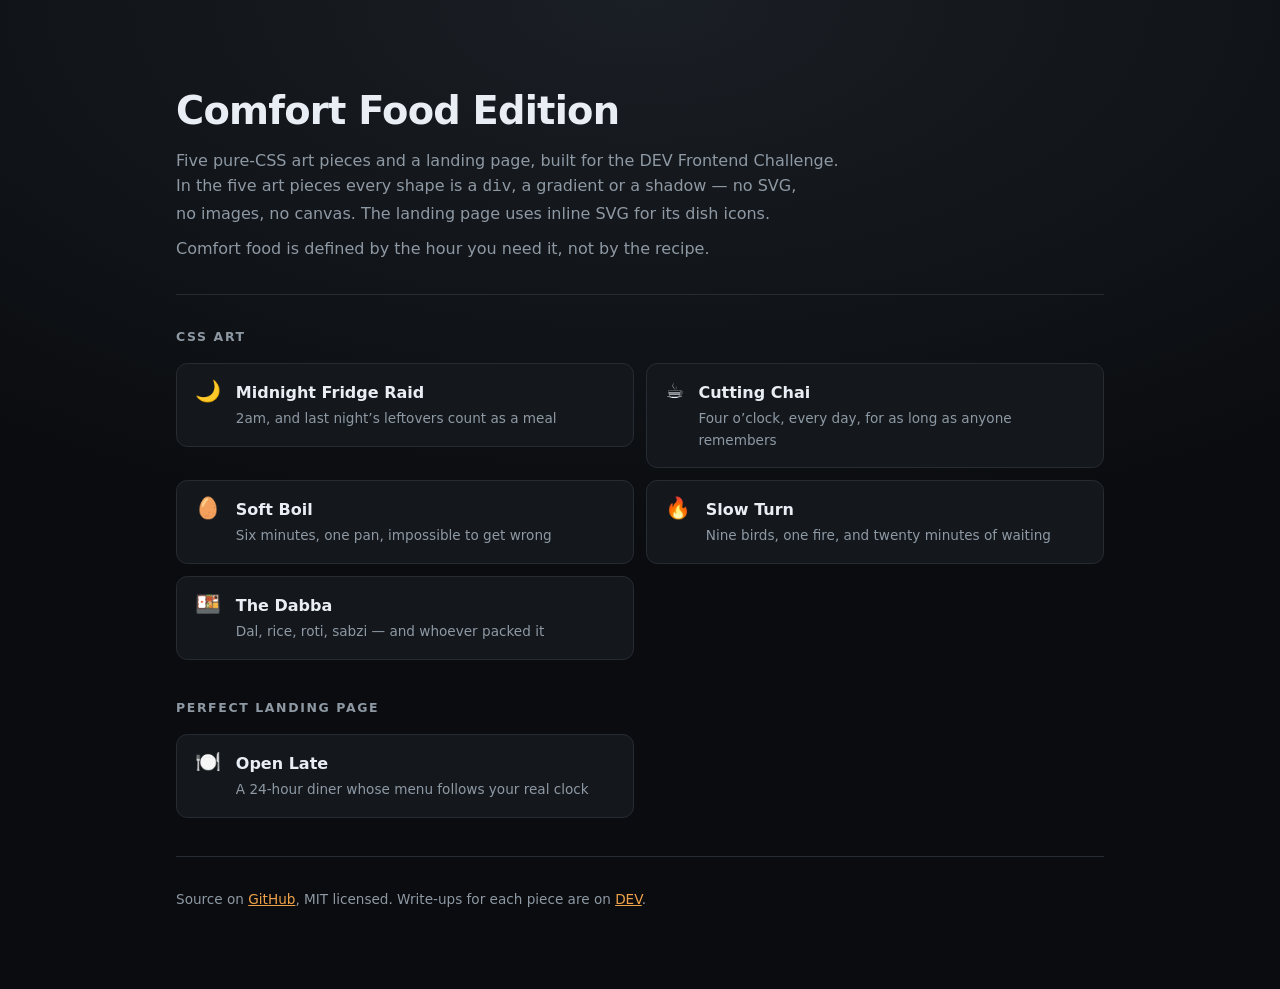
<file: index.html>
<!DOCTYPE html>
<html lang="en">
<head>
  <meta charset="UTF-8">
  <meta name="viewport" content="width=device-width, initial-scale=1">
  <title>Comfort Food Edition — six entries in pure CSS</title>
  <meta name="description" content="Five pure-CSS art pieces and a landing page, built for the DEV Frontend Challenge, Comfort Food Edition. The art uses no SVG, no images and no canvas.">
  <link rel="icon" href="data:image/svg+xml,%3Csvg xmlns='http://www.w3.org/2000/svg' viewBox='0 0 32 32'%3E%3Crect width='32' height='32' rx='7' fill='%230b0f17'/%3E%3Ccircle cx='16' cy='16' r='8' fill='%23ffb454'/%3E%3C/svg%3E">
  <style>
    /* A signpost, not a seventh piece of art. Everything here is one
       file with no dependencies, so it cannot be the thing that
       breaks on the day. */
    :root {
      --ink:   #e8eef4;
      --dim:   #8e99a4;
      --line:  #262c33;
      --card:  #14181d;
      --warm:  #f0a24a;
    }
    * { box-sizing: border-box; }
    body {
      margin: 0;
      min-height: 100vh;
      padding: clamp(2rem, 7vw, 5rem) clamp(1rem, 5vw, 3rem);
      background: radial-gradient(120% 80% at 50% 0%, #1a1f25 0%, #0a0c0f 70%);
      color: var(--ink);
      font: 400 1rem/1.6 ui-sans-serif, system-ui, -apple-system, "Segoe UI", sans-serif;
    }
    .wrap { max-width: 58rem; margin: 0 auto; }
    h1 {
      margin: 0 0 0.4rem;
      font-size: clamp(1.6rem, 5vw, 2.4rem);
      letter-spacing: -0.02em;
    }
    .sub { margin: 0 0 0.6rem; color: var(--dim); text-wrap: balance; }
    .rule {
      margin: 2rem 0;
      border: 0;
      border-top: 1px solid var(--line);
    }
    h2 {
      margin: 0 0 1rem;
      font-size: 0.78rem;
      font-weight: 600;
      letter-spacing: 0.13em;
      text-transform: uppercase;
      color: var(--dim);
    }
    ul { list-style: none; margin: 0 0 2.4rem; padding: 0; display: grid; gap: 0.75rem; }
    @media (min-width: 40rem) { ul { grid-template-columns: 1fr 1fr; } }
    a.card {
      display: flex;
      gap: 0.9rem;
      align-items: baseline;
      padding: 1rem 1.15rem;
      border: 1px solid var(--line);
      border-radius: 0.7rem;
      background: var(--card);
      color: inherit;
      text-decoration: none;
      transition: border-color 0.15s, background 0.15s, transform 0.15s;
    }
    a.card:hover { border-color: #46525e; background: #191e24; transform: translateY(-1px); }
    a.card:focus-visible { outline: 3px solid var(--warm); outline-offset: 3px; }
    .emoji { font-size: 1.3rem; line-height: 1; }
    .name { font-weight: 600; }
    .desc { display: block; margin-top: 0.15rem; font-size: 0.85rem; color: var(--dim); }
    footer { color: var(--dim); font-size: 0.85rem; }
    footer a { color: var(--warm); }
    @media (prefers-reduced-motion: reduce) {
      a.card { transition: none; }
      a.card:hover { transform: none; }
    }
  </style>
</head>
<body>
  <main class="wrap">

    <h1>Comfort Food Edition</h1>
    <p class="sub">
      Five pure-CSS art pieces and a landing page, built for the
      DEV Frontend Challenge. In the five art pieces every shape is a
      <code>div</code>, a gradient or a shadow &mdash; no SVG, no images, no
      canvas. The landing page uses inline SVG for its dish icons.
    </p>
    <p class="sub">
      Comfort food is defined by the hour you need it, not by the recipe.
    </p>

    <hr class="rule">

    <h2>CSS Art</h2>
    <ul>
      <li><a class="card" href="css-art/"><span class="emoji">🌙</span><span>
        <span class="name">Midnight Fridge Raid</span>
        <span class="desc">2am, and last night&rsquo;s leftovers count as a meal</span>
      </span></a></li>
      <li><a class="card" href="css-art-chai/"><span class="emoji">☕</span><span>
        <span class="name">Cutting Chai</span>
        <span class="desc">Four o&rsquo;clock, every day, for as long as anyone remembers</span>
      </span></a></li>
      <li><a class="card" href="css-art-eggs/"><span class="emoji">🥚</span><span>
        <span class="name">Soft Boil</span>
        <span class="desc">Six minutes, one pan, impossible to get wrong</span>
      </span></a></li>
      <li><a class="card" href="css-art-tandoor/"><span class="emoji">🔥</span><span>
        <span class="name">Slow Turn</span>
        <span class="desc">Nine birds, one fire, and twenty minutes of waiting</span>
      </span></a></li>
      <li><a class="card" href="css-art-dabba/"><span class="emoji">🍱</span><span>
        <span class="name">The Dabba</span>
        <span class="desc">Dal, rice, roti, sabzi &mdash; and whoever packed it</span>
      </span></a></li>
    </ul>

    <h2>Perfect Landing Page</h2>
    <ul>
      <li><a class="card" href="landing/"><span class="emoji">🍽️</span><span>
        <span class="name">Open Late</span>
        <span class="desc">A 24-hour diner whose menu follows your real clock</span>
      </span></a></li>
    </ul>

    <hr class="rule">

    <footer>
      Source on
      <a href="https://github.com/maneesh-kumar-thakur/devto-frontend-challenge-food-edition">GitHub</a>,
      MIT licensed. Write-ups for each piece are on
      <a href="https://dev.to/maneesh_thakur_d16c2852fa">DEV</a>.
    </footer>

  </main>
</body>
</html>
</file>
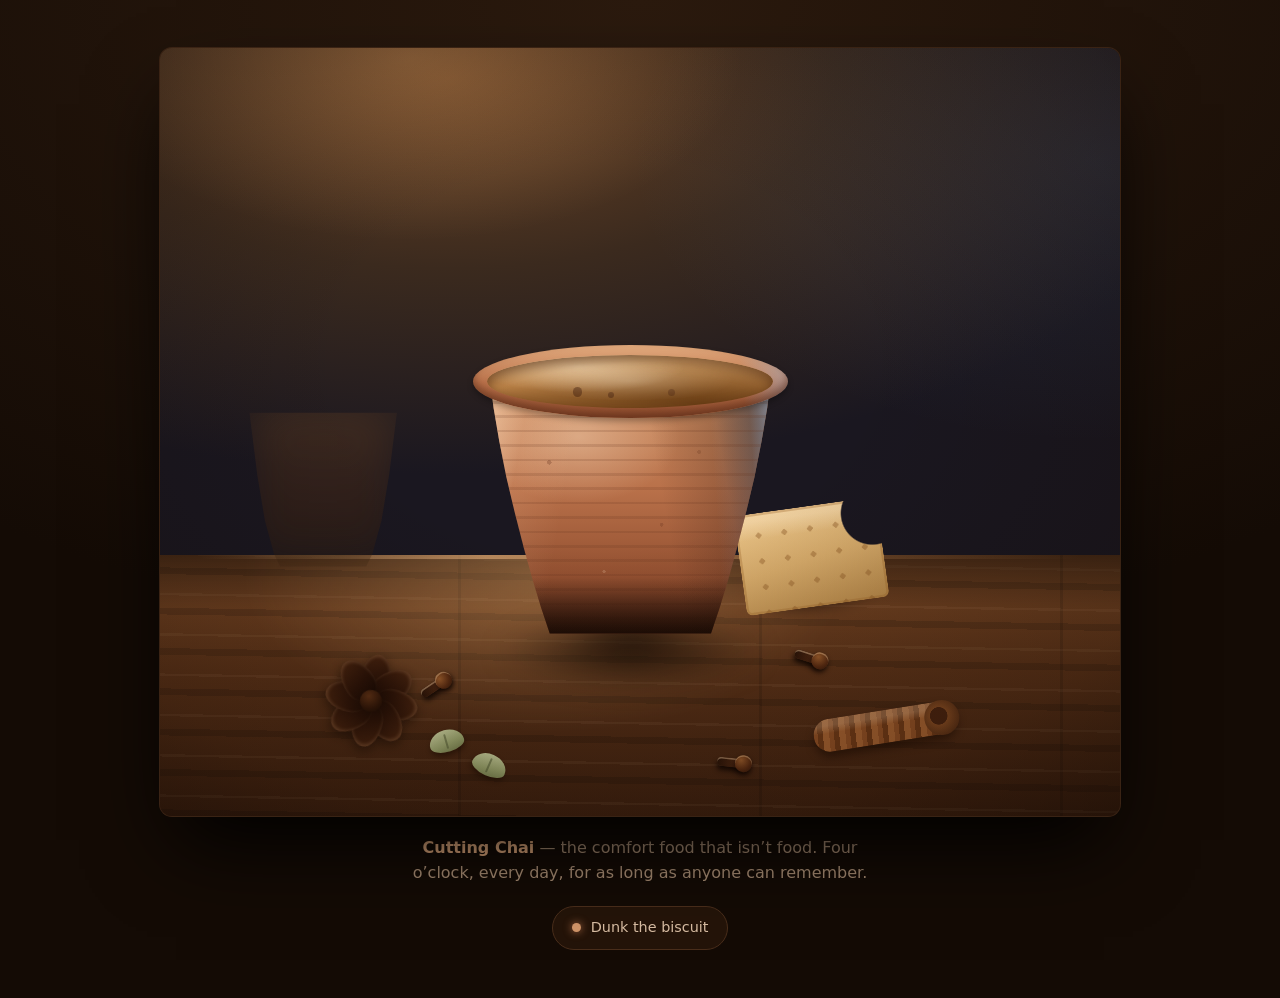
<file: css-art-chai/index.html>
<!DOCTYPE html>
<html lang="en">
<head>
  <!-- Comfort Food Edition — Cutting Chai · © 2026 Maneesh Thakur · MIT licensed
       github.com/maneesh-kumar-thakur/devto-frontend-challenge-food-edition -->
  <meta charset="UTF-8">
  <meta name="viewport" content="width=device-width, initial-scale=1">
  <title>Cutting Chai — CSS Art</title>
  <meta name="description" content="Pure-CSS art: masala chai in a terracotta kulhad, steaming, with whole spices and a biscuit waiting to be dunked.">
  <link rel="icon" href="data:image/svg+xml,%3Csvg xmlns='http://www.w3.org/2000/svg' viewBox='0 0 32 32'%3E%3Crect width='32' height='32' rx='7' fill='%230b0f17'/%3E%3Ccircle cx='16' cy='16' r='8' fill='%23ffb454'/%3E%3C/svg%3E">
  <link rel="stylesheet" href="style.css">
</head>
<body>

  <main class="stage">

    <div
      class="scene"
      id="scene"
      role="img"
      aria-label="A terracotta kulhad of masala chai steaming on a wooden table, surrounded by whole spices — star anise, a cinnamon stick, cardamom pods and cloves — with a biscuit leaning against the cup, waiting to be dunked."
    >

      <!-- ── the setting ──────────────────────────────────────── -->
      <div class="wall" aria-hidden="true"></div>
      <div class="table" aria-hidden="true"></div>

      <!-- a second cup, out of focus, for depth -->
      <div class="backcup" aria-hidden="true"></div>

      <!-- ── spices on the table ──────────────────────────────── -->
      <div class="anise" aria-hidden="true">
        <i style="--i:0"></i><i style="--i:1"></i><i style="--i:2"></i><i style="--i:3"></i>
        <i style="--i:4"></i><i style="--i:5"></i><i style="--i:6"></i><i style="--i:7"></i>
      </div>

      <div class="cinnamon" aria-hidden="true"></div>

      <div class="cardamom cardamom--a" aria-hidden="true"></div>
      <div class="cardamom cardamom--b" aria-hidden="true"></div>

      <div class="clove clove--a" aria-hidden="true"></div>
      <div class="clove clove--b" aria-hidden="true"></div>
      <div class="clove clove--c" aria-hidden="true"></div>

      <!-- ── the kulhad ───────────────────────────────────────── -->
      <div class="cupshadow" aria-hidden="true"></div>

      <div class="kulhad" aria-hidden="true">
        <div class="cup"></div>
        <div class="rim">
          <div class="chai">
            <span class="chai__ripple"></span>
            <span class="chai__ripple chai__ripple--2"></span>
            <span class="speck speck--a"></span>
            <span class="speck speck--b"></span>
            <span class="speck speck--c"></span>
          </div>
        </div>
      </div>

      <!-- ── the biscuit ──────────────────────────────────────── -->
      <div class="biscuit" aria-hidden="true">
        <span class="biscuit__soak"></span>
      </div>

      <!-- ── steam ────────────────────────────────────────────── -->
      <div class="steam" aria-hidden="true">
        <i></i><i></i><i></i><i></i><i></i>
      </div>

      <div class="vignette" aria-hidden="true"></div>
    </div>

    <p class="caption">
      <strong>Cutting Chai</strong> &mdash; the comfort food that isn&rsquo;t food.
      Four o&rsquo;clock, every day, for as long as anyone can remember.
    </p>

    <button class="dunk" id="dunk" type="button">
      <span class="dunk__dot" aria-hidden="true"></span>
      <span>Dunk the biscuit</span>
    </button>

  </main>

  <script src="script.js"></script>
</body>
</html>
</file>
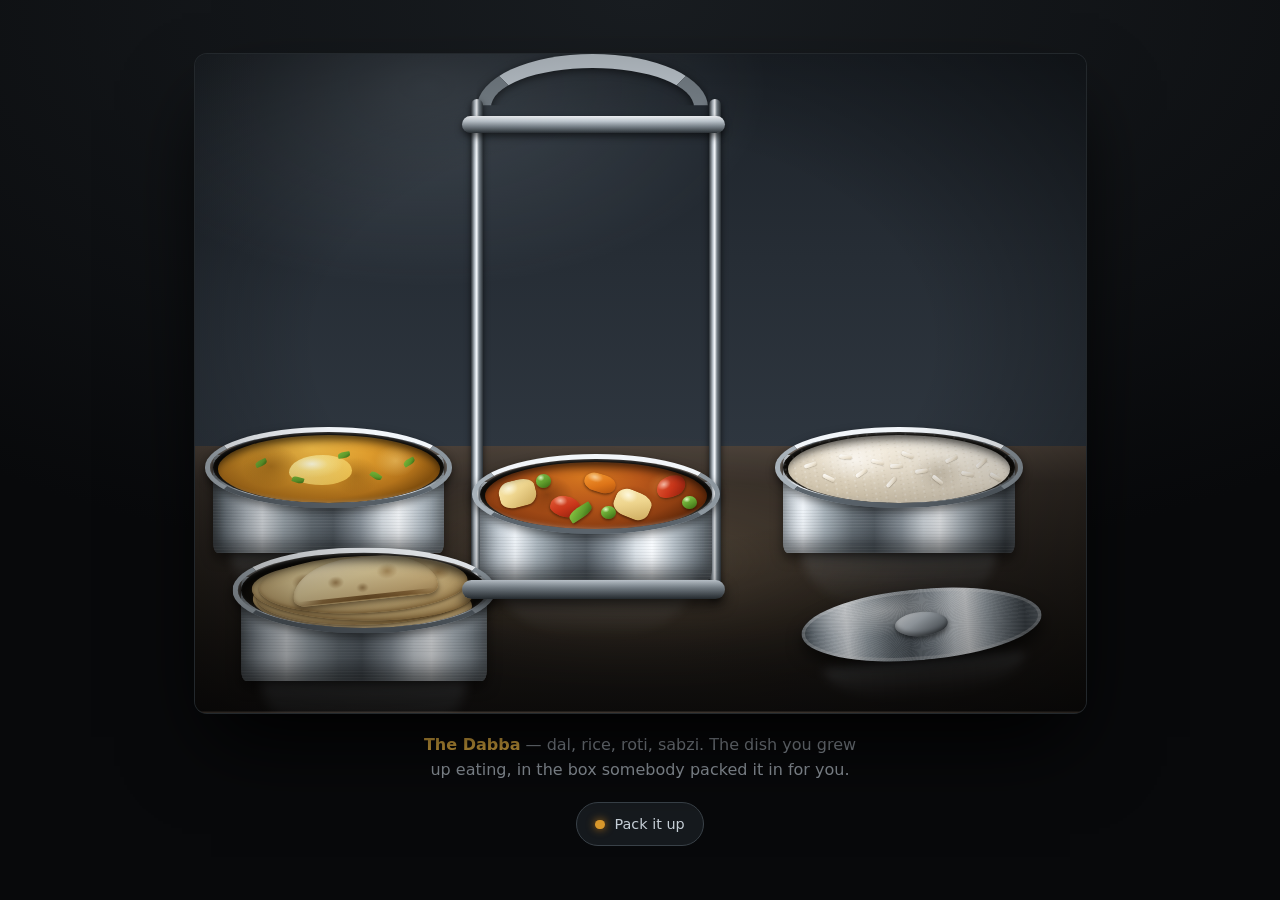
<file: css-art-dabba/index.html>
<!DOCTYPE html>
<html lang="en">
<head>
  <!-- Comfort Food Edition — The Dabba · © 2026 Maneesh Thakur · MIT licensed
       github.com/maneesh-kumar-thakur/devto-frontend-challenge-food-edition -->
  <meta charset="UTF-8">
  <meta name="viewport" content="width=device-width, initial-scale=1">
  <title>The Dabba — CSS Art</title>
  <meta name="description" content="Pure-CSS art: a four-tier steel tiffin carrier unpacked — dal, rice, a stack of chapatis and a vegetable sabzi, all steaming. No SVG, no images, no canvas.">
  <link rel="icon" href="data:image/svg+xml,%3Csvg xmlns='http://www.w3.org/2000/svg' viewBox='0 0 32 32'%3E%3Crect width='32' height='32' rx='7' fill='%230b0f17'/%3E%3Ccircle cx='16' cy='16' r='8' fill='%23ffb454'/%3E%3C/svg%3E">
  <link rel="stylesheet" href="style.css">
</head>
<body>

  <main class="stage">

    <div
      class="scene"
      id="scene"
      role="img"
      aria-label="A four-tier steel tiffin carrier standing open on a table. The bottom box is still in the wire frame and holds a vegetable sabzi of potato, tomato, peas and carrot. Three boxes have been lifted out and set down around it: dal with a pool of melted ghee, steamed rice, and a stack of four chapatis with the top one folded in half. All four are steaming, and the lid lies flat on the table."
    >

      <!-- ── the setting ──────────────────────────────────────── -->
      <div class="room" aria-hidden="true"></div>
      <div class="table" aria-hidden="true"></div>
      <div class="cloth" aria-hidden="true"></div>

      <!-- ── the wire carrier ─────────────────────────────────── -->
      <div class="carrier__handle" aria-hidden="true"></div>
      <div class="carrier__post carrier__post--l" aria-hidden="true"></div>
      <div class="carrier__post carrier__post--r" aria-hidden="true"></div>

      <!-- ══ THE FOUR BOXES ═══════════════════════════════════════
           DOM order is stacking order, bottom to top, and it has to
           serve BOTH states: in the frame the upper boxes must paint
           over the lower ones, and on the table the nearer ones must
           paint over the further ones. One order happens to do both.

           The sabzi box never leaves the frame. That is deliberate:
           four boxes out would leave the carrier an empty cage, and
           an open box in the base slot is physically honest because
           there is nothing stacked on it to be in the way.
           ═══════════════════════════════════════════════════════ -->

      <div class="box box--sabzi" aria-hidden="true">
        <div class="box__lift">
          <div class="box__body"></div>
          <div class="box__grain"></div>
          <div class="box__mouth">
            <div class="well">
              <div class="sabzi"></div>
              <div class="veg">
                <i class="veg--potato"></i><i class="veg--potato"></i>
                <i class="veg--tomato"></i><i class="veg--tomato"></i>
                <i class="veg--carrot"></i>
                <i class="veg--pea"></i><i class="veg--pea"></i><i class="veg--pea"></i>
                <i class="veg--herb"></i>
              </div>
              <div class="well__shadow"></div>
            </div>
            <div class="box__rim"></div>
          </div>
        </div>
      </div>

      <div class="box box--dal" aria-hidden="true">
        <div class="box__lift">
          <div class="box__body"></div>
          <div class="box__grain"></div>
          <div class="box__mouth">
            <div class="well">
              <div class="dal"></div>
              <div class="ghee"></div>
              <div class="seeds"><i></i><i></i><i></i><i></i><i></i></div>
              <div class="well__shadow"></div>
            </div>
            <div class="box__rim"></div>
          </div>
        </div>
      </div>

      <div class="box box--rice" aria-hidden="true">
        <div class="box__lift">
          <div class="box__body"></div>
          <div class="box__grain"></div>
          <div class="box__mouth">
            <div class="well">
              <div class="rice"></div>
              <div class="grains">
                <i></i><i></i><i></i><i></i><i></i><i></i><i></i>
                <i></i><i></i><i></i><i></i><i></i><i></i><i></i>
              </div>
              <div class="well__shadow"></div>
            </div>
            <div class="box__rim"></div>
          </div>
        </div>
      </div>

      <!-- Chapatis as a STACK, which is how they actually travel: four
           round ones piled flat, each offset a little so the layer
           edges show along the front, and the top one folded in half
           and laid across. A quarter-fold sector, which this was
           before, is an ambiguous shape at this viewing angle. -->
      <div class="box box--chapati" aria-hidden="true">
        <div class="box__lift">
          <div class="box__body"></div>
          <div class="box__grain"></div>
          <div class="box__mouth">
            <div class="well">
              <div class="rotis">
                <i></i><i></i><i></i><i></i>
                <span class="roti-fold"></span>
              </div>
              <div class="well__shadow"></div>
            </div>
            <div class="box__rim"></div>
          </div>
        </div>
      </div>

      <div class="carrier__foot" aria-hidden="true"></div>

      <!-- ── the lid, flat on the table ───────────────────────── -->
      <div class="lid" aria-hidden="true">
        <div class="lid__face"></div>
        <div class="lid__grain"></div>
        <div class="lid__knob"></div>
      </div>

      <!-- Drawn after the lid on purpose: it comes down and rests ON
           it, so painting it earlier would put it behind at the one
           moment it needs to be in front. -->
      <div class="carrier__yoke" aria-hidden="true"></div>

      <!-- ── steam, one column per open box ───────────────────── -->
      <div class="steam steam--dal" aria-hidden="true"><i></i><i></i><i></i><i></i><i></i></div>
      <div class="steam steam--rice" aria-hidden="true"><i></i><i></i><i></i><i></i><i></i></div>
      <div class="steam steam--sabzi" aria-hidden="true"><i></i><i></i><i></i><i></i><i></i></div>
      <div class="steam steam--chapati" aria-hidden="true"><i></i><i></i><i></i><i></i><i></i></div>

      <div class="vignette" aria-hidden="true"></div>
    </div>

    <p class="caption">
      <strong>The Dabba</strong> &mdash; dal, rice, roti, sabzi. The dish you
      grew up eating, in the box somebody packed it in for you.
    </p>

    <button class="pack" id="pack" type="button" aria-pressed="false">
      <span class="pack__dot" aria-hidden="true"></span>
      <span id="pack-label">Pack it up</span>
    </button>

  </main>

  <script src="script.js"></script>
</body>
</html>
</file>
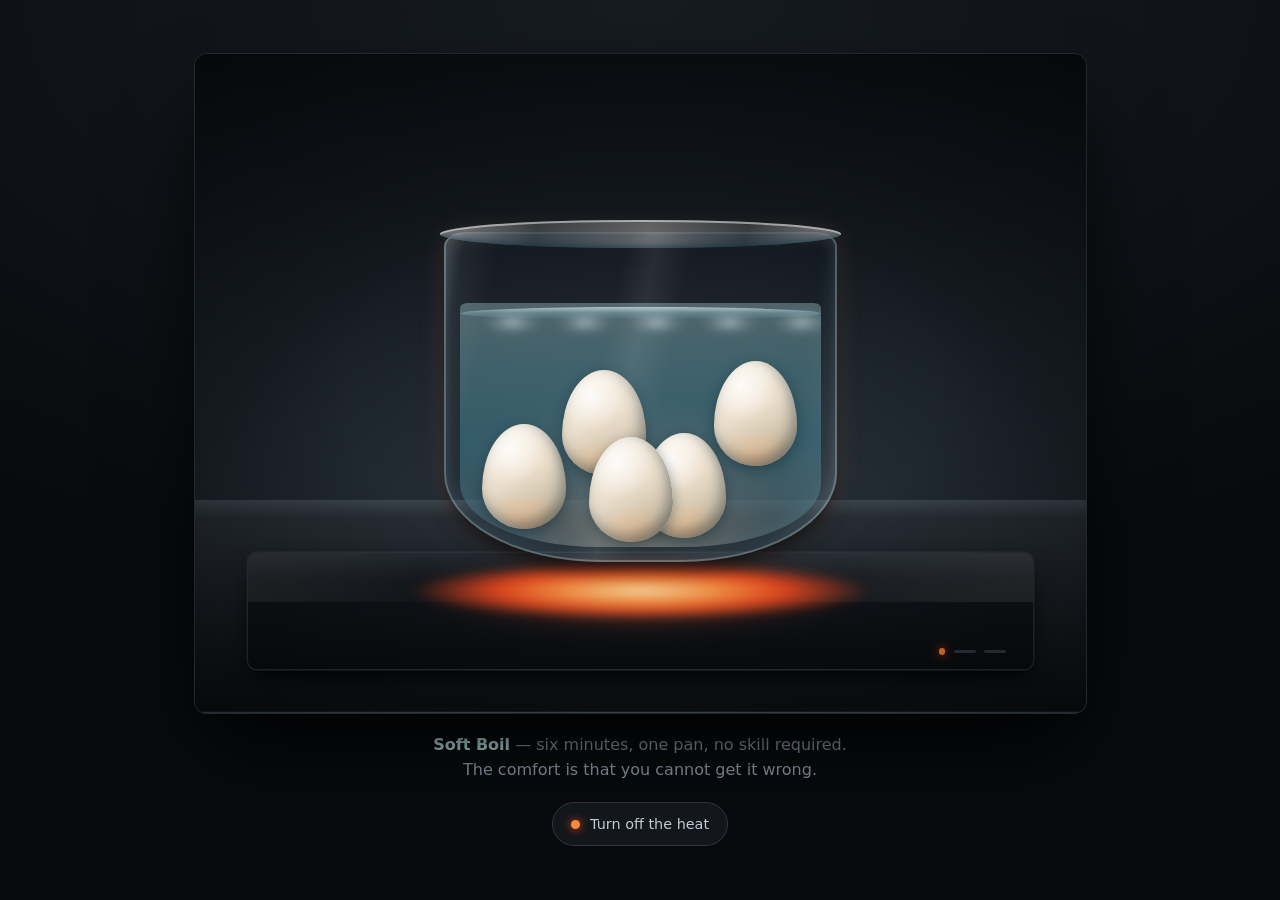
<file: css-art-eggs/index.html>
<!DOCTYPE html>
<html lang="en">
<head>
  <!-- Comfort Food Edition — Soft Boil · © 2026 Maneesh Thakur · MIT licensed
       github.com/maneesh-kumar-thakur/devto-frontend-challenge-food-edition -->
  <meta charset="UTF-8">
  <meta name="viewport" content="width=device-width, initial-scale=1">
  <title>Soft Boil — CSS Art</title>
  <meta name="description" content="Pure-CSS art: five eggs at a rolling boil in a glass bowl on an induction hob. No SVG, no images, no canvas.">
  <link rel="icon" href="data:image/svg+xml,%3Csvg xmlns='http://www.w3.org/2000/svg' viewBox='0 0 32 32'%3E%3Crect width='32' height='32' rx='7' fill='%230b0f17'/%3E%3Ccircle cx='16' cy='16' r='8' fill='%23ffb454'/%3E%3C/svg%3E">
  <link rel="stylesheet" href="style.css">
</head>
<body>

  <main class="stage">

    <div
      class="scene"
      id="scene"
      role="img"
      aria-label="Five white eggs at a rolling boil inside a clear glass bowl on an induction hob. The element ring glows orange beneath the glass, bubbles stream up through the water, and steam drifts off the surface."
    >

      <!-- ── the setting ──────────────────────────────────────── -->
      <div class="room" aria-hidden="true"></div>
      <div class="counter" aria-hidden="true"></div>

      <!-- ── the induction hob ────────────────────────────────── -->
      <div class="hob" aria-hidden="true">
        <div class="hob__sheen"></div>
        <div class="hob__ring"></div>
        <div class="hob__panel">
          <span class="hob__led"></span>
          <span class="hob__mark"></span>
          <span class="hob__mark"></span>
        </div>
      </div>

      <!-- heat spilling out from under the bowl, onto the hob glass -->
      <div class="spill" aria-hidden="true"></div>

      <!-- ── the bowl ─────────────────────────────────────────── -->
      <div class="bowl" aria-hidden="true">

        <!-- everything that lives *in* the water is clipped by this
             element's own border-radius, so nothing can escape the
             glass silhouette no matter how far it drifts -->
        <div class="water">
          <div class="water__body"></div>
          <div class="water__heat"></div>

          <!-- five eggs. --i seeds the hand-authored fallback motion;
               the JS overwrites all of it with real randomness. -->
          <div class="egg egg--1" style="--i:0"></div>
          <div class="egg egg--2" style="--i:1"></div>
          <div class="egg egg--3" style="--i:2"></div>
          <div class="egg egg--4" style="--i:3"></div>
          <div class="egg egg--5" style="--i:4"></div>

          <!-- the rolling boil -->
          <div class="bubbles">
            <i style="--i:0"></i><i style="--i:1"></i><i style="--i:2"></i>
            <i style="--i:3"></i><i style="--i:4"></i><i style="--i:5"></i>
            <i style="--i:6"></i><i style="--i:7"></i><i style="--i:8"></i>
            <i style="--i:9"></i><i style="--i:10"></i><i style="--i:11"></i>
            <i style="--i:12"></i><i style="--i:13"></i>
          </div>

          <!-- the churn where the boil breaks the surface -->
          <div class="churn">
            <i style="--i:0"></i><i style="--i:1"></i><i style="--i:2"></i>
            <i style="--i:3"></i><i style="--i:4"></i>
          </div>

          <div class="water__line"></div>
        </div>

        <!-- the front wall of the glass, over the top of the water -->
        <div class="glass"></div>
        <div class="glass__edge"></div>
        <div class="rim"></div>
      </div>

      <!-- ── steam ────────────────────────────────────────────── -->
      <div class="steam" aria-hidden="true">
        <i></i><i></i><i></i><i></i><i></i><i></i>
      </div>

      <div class="vignette" aria-hidden="true"></div>
    </div>

    <p class="caption">
      <strong>Soft Boil</strong> &mdash; six minutes, one pan, no skill required.
      The comfort is that you cannot get it wrong.
    </p>

    <button class="heat" id="heat" type="button" aria-pressed="false">
      <span class="heat__dot" aria-hidden="true"></span>
      <span id="heat-label">Turn off the heat</span>
    </button>

  </main>

  <script src="script.js"></script>
</body>
</html>
</file>
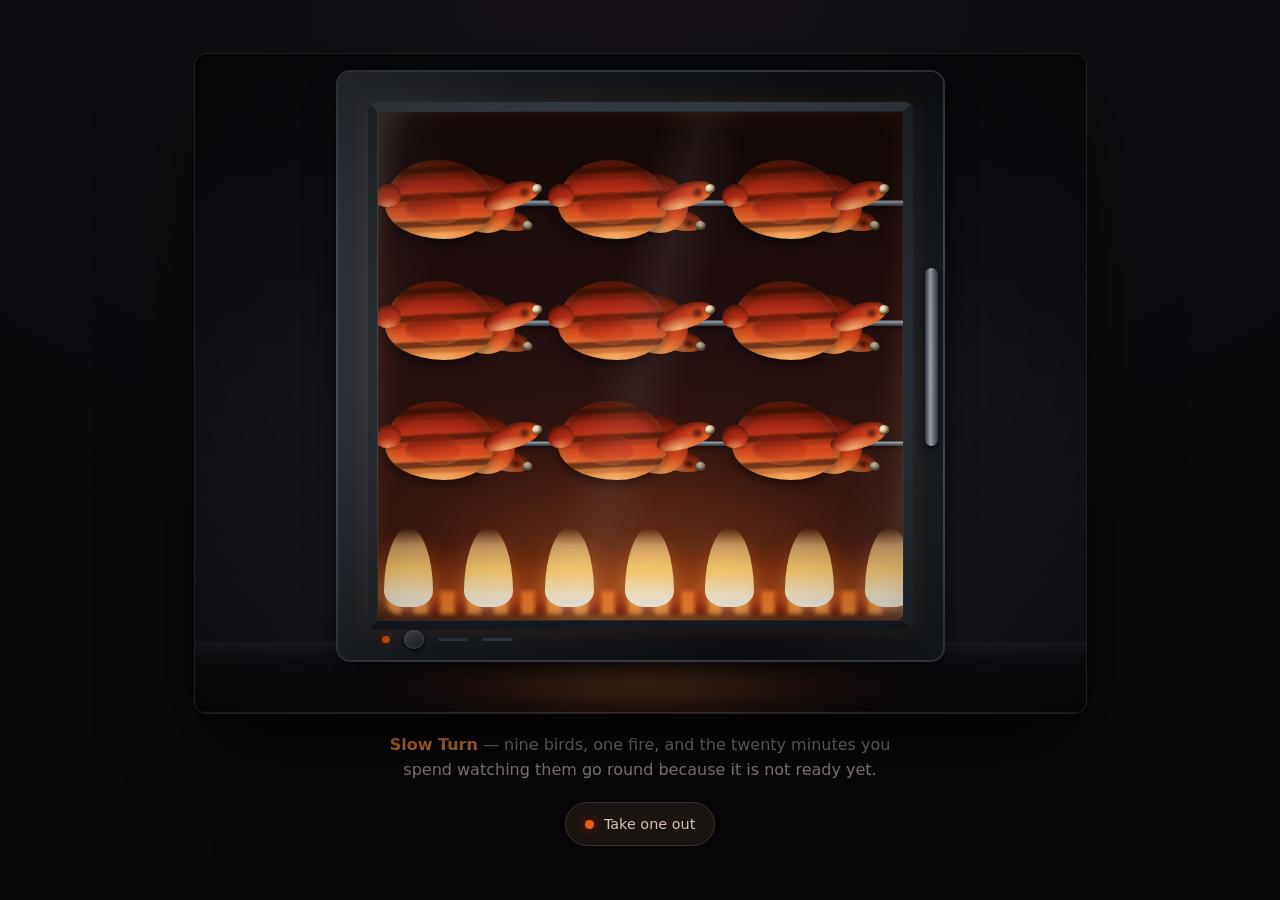
<file: css-art-tandoor/index.html>
<!DOCTYPE html>
<html lang="en">
<head>
  <!-- Comfort Food Edition — Slow Turn · © 2026 Maneesh Thakur · MIT licensed
       github.com/maneesh-kumar-thakur/devto-frontend-challenge-food-edition -->
  <meta charset="UTF-8">
  <meta name="viewport" content="width=device-width, initial-scale=1">
  <title>Slow Turn — CSS Art</title>
  <meta name="description" content="Pure-CSS art: nine skinless tandoori chickens turning slowly on three rods above a low fire, seen through the glass of a vertical tandoor. No SVG, no images, no canvas.">
  <link rel="icon" href="data:image/svg+xml,%3Csvg xmlns='http://www.w3.org/2000/svg' viewBox='0 0 32 32'%3E%3Crect width='32' height='32' rx='7' fill='%230b0f17'/%3E%3Ccircle cx='16' cy='16' r='8' fill='%23ffb454'/%3E%3C/svg%3E">
  <link rel="stylesheet" href="style.css">
</head>
<body>

  <main class="stage">

    <div
      class="scene"
      id="scene"
      role="img"
      aria-label="A vertical tandoor cabinet seen front-on through its glass door. Three horizontal rods each carry three skinless tandoori chickens, deep red with blackened edges and trussed drumsticks pointing back along the spit, turning slowly above a low bed of flames at the base of the cabinet. Smoke drifts up between the rods and fat drips down into the fire."
    >

      <!-- ── the setting ──────────────────────────────────────── -->
      <div class="room" aria-hidden="true"></div>
      <div class="floor" aria-hidden="true"></div>

      <!-- warm light thrown out of the cabinet onto the floor -->
      <div class="spill" aria-hidden="true"></div>

      <!-- ── the cabinet ──────────────────────────────────────── -->
      <div class="cabinet" aria-hidden="true">

        <div class="cavity">
          <div class="backwall"></div>
          <div class="glow"></div>

          <!-- Three rods. --phase keeps every bird ON A ROD turning
               together, because it is one rod — and offsets the rods
               from each other so the cabinet isn't in lockstep.

               Element order inside a bird is the draw order, and it
               is anatomy: far drumstick, thigh mass, body, wing,
               near drumstick, neck. The far leg goes behind the
               body and the near one in front, which is most of what
               makes it read as three dimensional. -->
          <div class="rack rack--1" style="--phase: 0s">
            <div class="rod"></div>
            <div class="bird" style="--x: 0cqw;    --w: 0s">
              <div class="bird__leg bird__leg--far"></div>
              <div class="bird__thigh"></div>
              <div class="bird__body"><div class="bird__char"></div></div>
              <div class="bird__wing"></div>
              <div class="bird__leg bird__leg--near"></div>
              <div class="bird__neck"></div>
            </div>
            <div class="bird" style="--x: 19.5cqw; --w: -0.4s">
              <div class="bird__leg bird__leg--far"></div>
              <div class="bird__thigh"></div>
              <div class="bird__body"><div class="bird__char"></div></div>
              <div class="bird__wing"></div>
              <div class="bird__leg bird__leg--near"></div>
              <div class="bird__neck"></div>
            </div>
            <div class="bird bird--out" style="--x: 39cqw; --w: -0.9s">
              <div class="bird__leg bird__leg--far"></div>
              <div class="bird__thigh"></div>
              <div class="bird__body"><div class="bird__char"></div></div>
              <div class="bird__wing"></div>
              <div class="bird__leg bird__leg--near"></div>
              <div class="bird__neck"></div>
            </div>
          </div>

          <div class="rack rack--2" style="--phase: -5.3s">
            <div class="rod"></div>
            <div class="bird" style="--x: 0cqw;    --w: -1.3s">
              <div class="bird__leg bird__leg--far"></div>
              <div class="bird__thigh"></div>
              <div class="bird__body"><div class="bird__char"></div></div>
              <div class="bird__wing"></div>
              <div class="bird__leg bird__leg--near"></div>
              <div class="bird__neck"></div>
            </div>
            <div class="bird" style="--x: 19.5cqw; --w: -0.2s">
              <div class="bird__leg bird__leg--far"></div>
              <div class="bird__thigh"></div>
              <div class="bird__body"><div class="bird__char"></div></div>
              <div class="bird__wing"></div>
              <div class="bird__leg bird__leg--near"></div>
              <div class="bird__neck"></div>
            </div>
            <div class="bird" style="--x: 39cqw;   --w: -1.7s">
              <div class="bird__leg bird__leg--far"></div>
              <div class="bird__thigh"></div>
              <div class="bird__body"><div class="bird__char"></div></div>
              <div class="bird__wing"></div>
              <div class="bird__leg bird__leg--near"></div>
              <div class="bird__neck"></div>
            </div>
          </div>

          <div class="rack rack--3" style="--phase: -10.7s">
            <div class="rod"></div>
            <div class="bird" style="--x: 0cqw;    --w: -0.7s">
              <div class="bird__leg bird__leg--far"></div>
              <div class="bird__thigh"></div>
              <div class="bird__body"><div class="bird__char"></div></div>
              <div class="bird__wing"></div>
              <div class="bird__leg bird__leg--near"></div>
              <div class="bird__neck"></div>
            </div>
            <div class="bird" style="--x: 19.5cqw; --w: -1.5s">
              <div class="bird__leg bird__leg--far"></div>
              <div class="bird__thigh"></div>
              <div class="bird__body"><div class="bird__char"></div></div>
              <div class="bird__wing"></div>
              <div class="bird__leg bird__leg--near"></div>
              <div class="bird__neck"></div>
            </div>
            <div class="bird" style="--x: 39cqw;   --w: -0.3s">
              <div class="bird__leg bird__leg--far"></div>
              <div class="bird__thigh"></div>
              <div class="bird__body"><div class="bird__char"></div></div>
              <div class="bird__wing"></div>
              <div class="bird__leg bird__leg--near"></div>
              <div class="bird__neck"></div>
            </div>
          </div>

          <!-- fat coming off the birds, into the fire -->
          <div class="drips">
            <i style="--i:0"></i><i style="--i:1"></i><i style="--i:2"></i>
            <i style="--i:3"></i><i style="--i:4"></i>
          </div>

          <!-- ── the fire ───────────────────────────────────────── -->
          <div class="fire">
            <div class="fire__bed"></div>
            <i class="flame" style="--i:0"></i><i class="flame" style="--i:1"></i>
            <i class="flame" style="--i:2"></i><i class="flame" style="--i:3"></i>
            <i class="flame" style="--i:4"></i><i class="flame" style="--i:5"></i>
            <i class="flame" style="--i:6"></i>
          </div>

          <div class="smoke">
            <i></i><i></i><i></i><i></i><i></i>
          </div>
        </div>

        <!-- the door you are looking through -->
        <div class="glass"></div>
        <div class="doorframe"></div>
        <div class="handle"></div>

        <div class="panel">
          <span class="panel__led"></span>
          <span class="panel__dial"></span>
          <span class="panel__mark"></span>
          <span class="panel__mark"></span>
        </div>
      </div>

      <!-- ── the plate ────────────────────────────────────────── -->
      <!-- Hidden below the frame until you take one out, then it
           rises into the foreground while the tandoor falls out of
           focus behind it. A rack focus, which is also what makes it
           acceptable for the plate to cover the fire: the fire has
           stopped being the subject. -->
      <div class="plate" aria-hidden="true">
        <div class="plate__body">
          <div class="plate__well"></div>
        </div>

        <!-- a bed of raw onion rings, which is how this is served -->
        <div class="onions">
          <i></i><i></i><i></i><i></i>
          <i></i><i></i><i></i><i></i>
        </div>

        <!-- mayo, drizzled across the front of the plate -->
        <div class="mayo"></div>

        <!-- Draw order is anatomy, back to front: contact shadow,
             far leg, torso (with its surface layers inside it),
             wing, near thigh, the crease where that thigh meets the
             body, near leg, trussing string, neck. -->
        <div class="plated">
          <div class="plated__shadow"></div>
          <div class="plated__leg plated__leg--far"></div>
          <div class="plated__body">
            <div class="plated__mottle"></div>
            <div class="plated__breast"></div>
            <div class="plated__keel"></div>
            <div class="plated__grill"></div>
            <div class="plated__gloss"></div>
            <div class="plated__spark"></div>
          </div>
          <div class="plated__wing"></div>
          <div class="plated__thigh"></div>
          <div class="plated__joint"></div>
          <div class="plated__leg plated__leg--near"></div>
          <div class="plated__truss"></div>
          <div class="plated__neck"></div>
        </div>

        <div class="lemon lemon--a"></div>
        <div class="lemon lemon--b"></div>

        <!-- mint chutney, in its own ramekin -->
        <div class="mintbowl"></div>

        <!-- Coriander, scattered over the bird as well as the plate.
             Each <i> is a stem; its two pseudo-elements are the
             leaflets at the tip, which is what makes it a sprig
             rather than a floating leaf. -->
        <div class="herbs">
          <i></i><i></i><i></i><i></i><i></i>
          <i></i><i></i><i></i><i></i><i></i>
        </div>

        <div class="dust"></div>

        <!-- it came off a fire ninety seconds ago -->
        <div class="platesteam">
          <i></i><i></i><i></i><i></i><i></i><i></i>
        </div>
      </div>

      <div class="vignette" aria-hidden="true"></div>
    </div>

    <p class="caption">
      <strong>Slow Turn</strong> &mdash; nine birds, one fire, and the twenty
      minutes you spend watching them go round because it is not ready yet.
    </p>

    <button class="take" id="take" type="button" aria-pressed="false">
      <span class="take__dot" aria-hidden="true"></span>
      <span id="take-label">Take one out</span>
    </button>

  </main>

  <script src="script.js"></script>
</body>
</html>
</file>
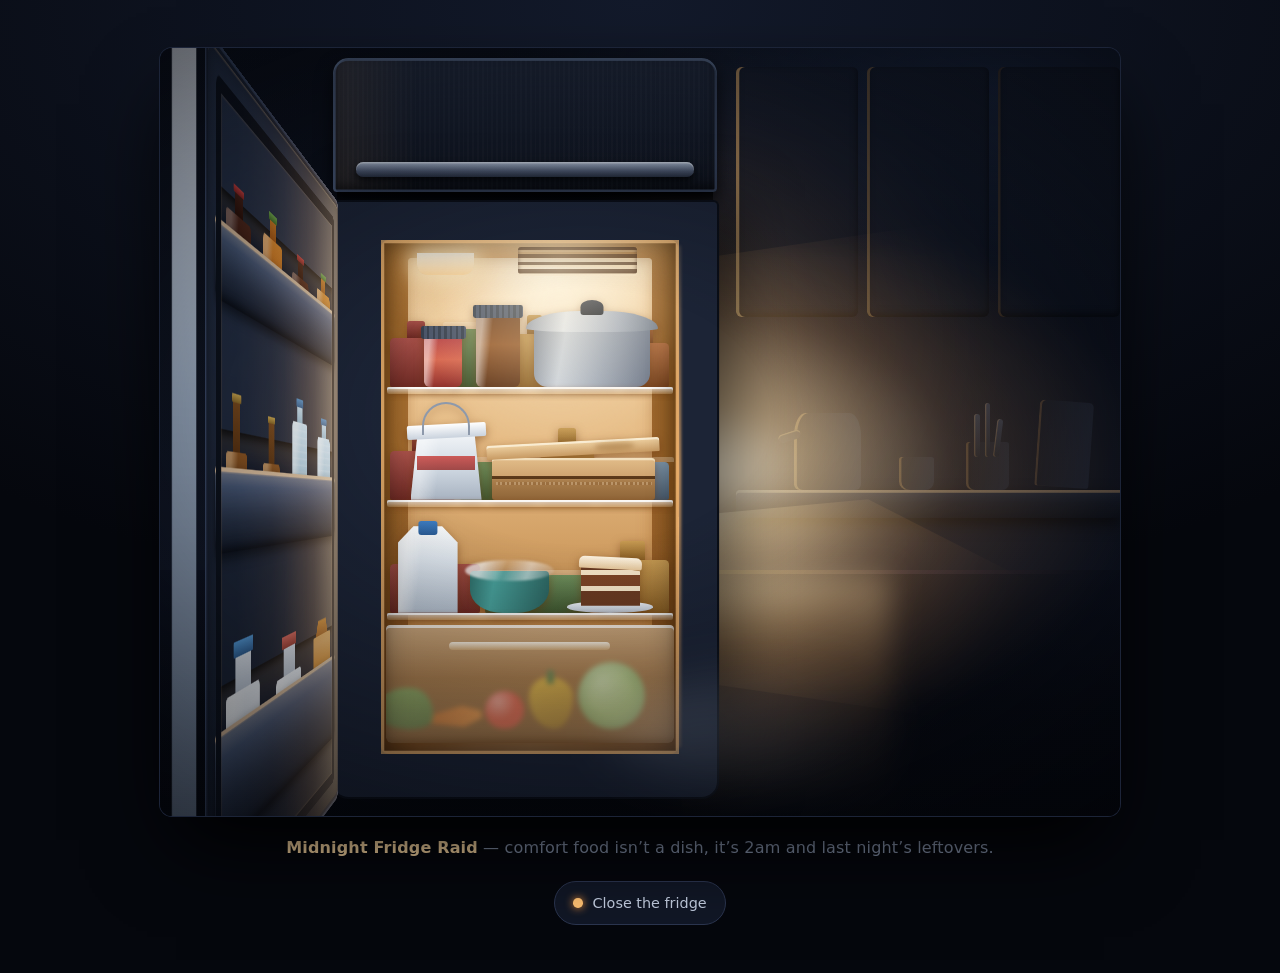
<file: css-art/index.html>
<!DOCTYPE html>
<html lang="en">
<head>
  <!-- Comfort Food Edition — Midnight Fridge Raid · © 2026 Maneesh Thakur · MIT licensed
       github.com/maneesh-kumar-thakur/devto-frontend-challenge-food-edition -->
  <meta charset="UTF-8">
  <meta name="viewport" content="width=device-width, initial-scale=1">
  <title>Midnight Fridge Raid — CSS Art</title>
  <meta name="description" content="Pure-CSS art: a fridge door ajar in a dark kitchen at 2am, warm light spilling over last night's leftovers.">
  <link rel="icon" href="data:image/svg+xml,%3Csvg xmlns='http://www.w3.org/2000/svg' viewBox='0 0 32 32'%3E%3Crect width='32' height='32' rx='7' fill='%230b0f17'/%3E%3Ccircle cx='16' cy='16' r='8' fill='%23ffb454'/%3E%3C/svg%3E">
  <link rel="stylesheet" href="style.css">
</head>
<body>

  <main class="stage">

    <!-- The whole scene is one image as far as assistive tech is concerned. -->
    <div
      class="scene"
      id="scene"
      role="img"
      aria-label="A dark kitchen at 2am, lit only by an open refrigerator. Warm light spills across the floor and over three packed shelves — a covered pot, jars, a pizza box, a takeout carton, a slice of cake, a bowl under cling film and a carton of milk — with vegetables showing through a frosted crisper drawer below. Cold air drifts from a vent at the back. The open door carries three bins of milk, water, beer and soft drinks."
    >

      <!-- ── the room ─────────────────────────────────────────── -->
      <div class="wall" aria-hidden="true"></div>
      <div class="floor" aria-hidden="true"></div>

      <div class="cabinets" aria-hidden="true">
        <span class="cab"></span>
        <span class="cab"></span>
        <span class="cab"></span>
      </div>

      <div class="counter" aria-hidden="true">
        <span class="kettle"></span>
        <span class="mug"></span>
        <span class="crock"><i></i><i></i><i></i></span>
        <span class="board"></span>
      </div>

      <!-- ── the fridge ───────────────────────────────────────── -->
      <div class="fridge" aria-hidden="true">

        <!-- freezer compartment, firmly shut -->
        <div class="freezer"></div>

        <div class="fridge__lower">

        <!-- lit interior -->
        <div class="cavity">
          <div class="cavity__back"></div>
          <div class="bulb"></div>

          <!-- the blower at the back of the box, and the cold it throws -->
          <div class="vent"></div>
          <div class="chill">
            <i></i><i></i><i></i><i></i><i></i>
          </div>

          <div class="cavity__glow"></div>

          <!-- top shelf -->
          <div class="shelf shelf--top">
            <div class="backrow"><i></i><i></i><i></i><i></i><i></i></div>
            <div class="pot">
              <span class="pot__lid"></span>
              <span class="pot__knob"></span>
            </div>
            <div class="jar jar--tall"></div>
            <div class="jar jar--short"></div>
            <span class="glass"></span>
          </div>

          <!-- middle shelf -->
          <div class="shelf shelf--mid">
            <div class="backrow backrow--squat"><i></i><i></i><i></i><i></i></div>
            <div class="pizzabox">
              <span class="pizzabox__lid"></span>
            </div>
            <div class="carton">
              <span class="carton__flap"></span>
              <span class="carton__handle"></span>
            </div>
            <span class="glass"></span>
          </div>

          <!-- bottom shelf -->
          <div class="shelf shelf--low">
            <div class="backrow backrow--squat"><i></i><i></i><i></i></div>
            <div class="cake">
              <span class="cake__plate"></span>
              <span class="cake__slice"></span>
            </div>
            <div class="bowl">
              <span class="bowl__film"></span>
            </div>
            <div class="milk">
              <span class="milk__cap"></span>
            </div>
            <span class="glass"></span>
          </div>

          <!-- crisper drawer: veg behind frosted plastic -->
          <div class="crisper">
            <span class="veg veg--cabbage"></span>
            <span class="veg veg--pepper"></span>
            <span class="veg veg--tomato"></span>
            <span class="veg veg--carrot"></span>
            <span class="veg veg--leaf"></span>
            <span class="crisper__front"></span>
          </div>
        </div>

        <!-- carcass drawn over the cavity edges -->
        <div class="fridge__frame"></div>

        <!-- The door is two skins on one hinge, and backface-visibility
             swaps them as it swings: shut, you see the outside — the
             notes and the magnets. Open, you see the racks. -->
        <div class="fridge__door">

          <!-- outside: only on show when the door is shut -->
          <div class="door__outer">
            <span class="note note--a"></span>
            <span class="note note--b"></span>
            <span class="note note--c"></span>

            <span class="magnet magnet--block"><b>A</b></span>
            <span class="magnet magnet--round"></span>
            <span class="magnet magnet--star"></span>
            <span class="magnet magnet--pear"></span>

            <span class="door__handle"></span>
          </div>

          <!-- inside: three bins, and the rubber seal -->
          <div class="door__face">

            <!-- top bin: cans and small bottles -->
            <div class="rack rack--top">
              <span class="well"></span>
              <span class="bottles">
                <i class="btl btl--cola"></i>
                <i class="btl btl--soda"></i>
                <i class="btl btl--cola btl--alt"></i>
                <i class="btl btl--soda btl--alt"></i>
              </span>
              <span class="bin"></span>
            </div>

            <!-- middle bin: beer and water -->
            <div class="rack rack--mid">
              <span class="well"></span>
              <span class="bottles">
                <i class="btl btl--beer"></i>
                <i class="btl btl--beer btl--alt"></i>
                <i class="btl btl--water"></i>
                <i class="btl btl--water btl--alt"></i>
              </span>
              <span class="bin"></span>
            </div>

            <!-- deep bin at the bottom: the milk lives here -->
            <div class="rack rack--low">
              <span class="well"></span>
              <span class="bottles">
                <i class="btl btl--milk"></i>
                <i class="btl btl--milk btl--alt"></i>
                <i class="btl btl--juice"></i>
              </span>
              <span class="bin"></span>
            </div>

            <span class="door__seal"></span>
          </div>

          <div class="door__edge"></div>
        </div>

        </div><!-- /.fridge__lower -->
      </div>

      <!-- ── the light doing the actual work ──────────────────── -->
      <div class="spill spill--wall" aria-hidden="true"></div>
      <div class="spill spill--floor" aria-hidden="true"></div>
      <div class="spill spill--hot" aria-hidden="true"></div>
      <div class="mist" aria-hidden="true"></div>
      <div class="sheen" aria-hidden="true"></div>

      <div class="motes" aria-hidden="true">
        <i></i><i></i><i></i><i></i><i></i><i></i><i></i>
        <i></i><i></i><i></i><i></i><i></i><i></i><i></i>
      </div>

      <div class="vignette" aria-hidden="true"></div>
    </div>

    <p class="caption">
      <strong>Midnight Fridge Raid</strong> — comfort food isn&rsquo;t a dish, it&rsquo;s 2am and
      last night&rsquo;s leftovers.
    </p>

    <button class="toggle" id="toggle" type="button" aria-pressed="true">
      <span class="toggle__dot" aria-hidden="true"></span>
      <span class="toggle__label">Close the fridge</span>
    </button>

  </main>

  <script src="script.js"></script>
</body>
</html>
</file>
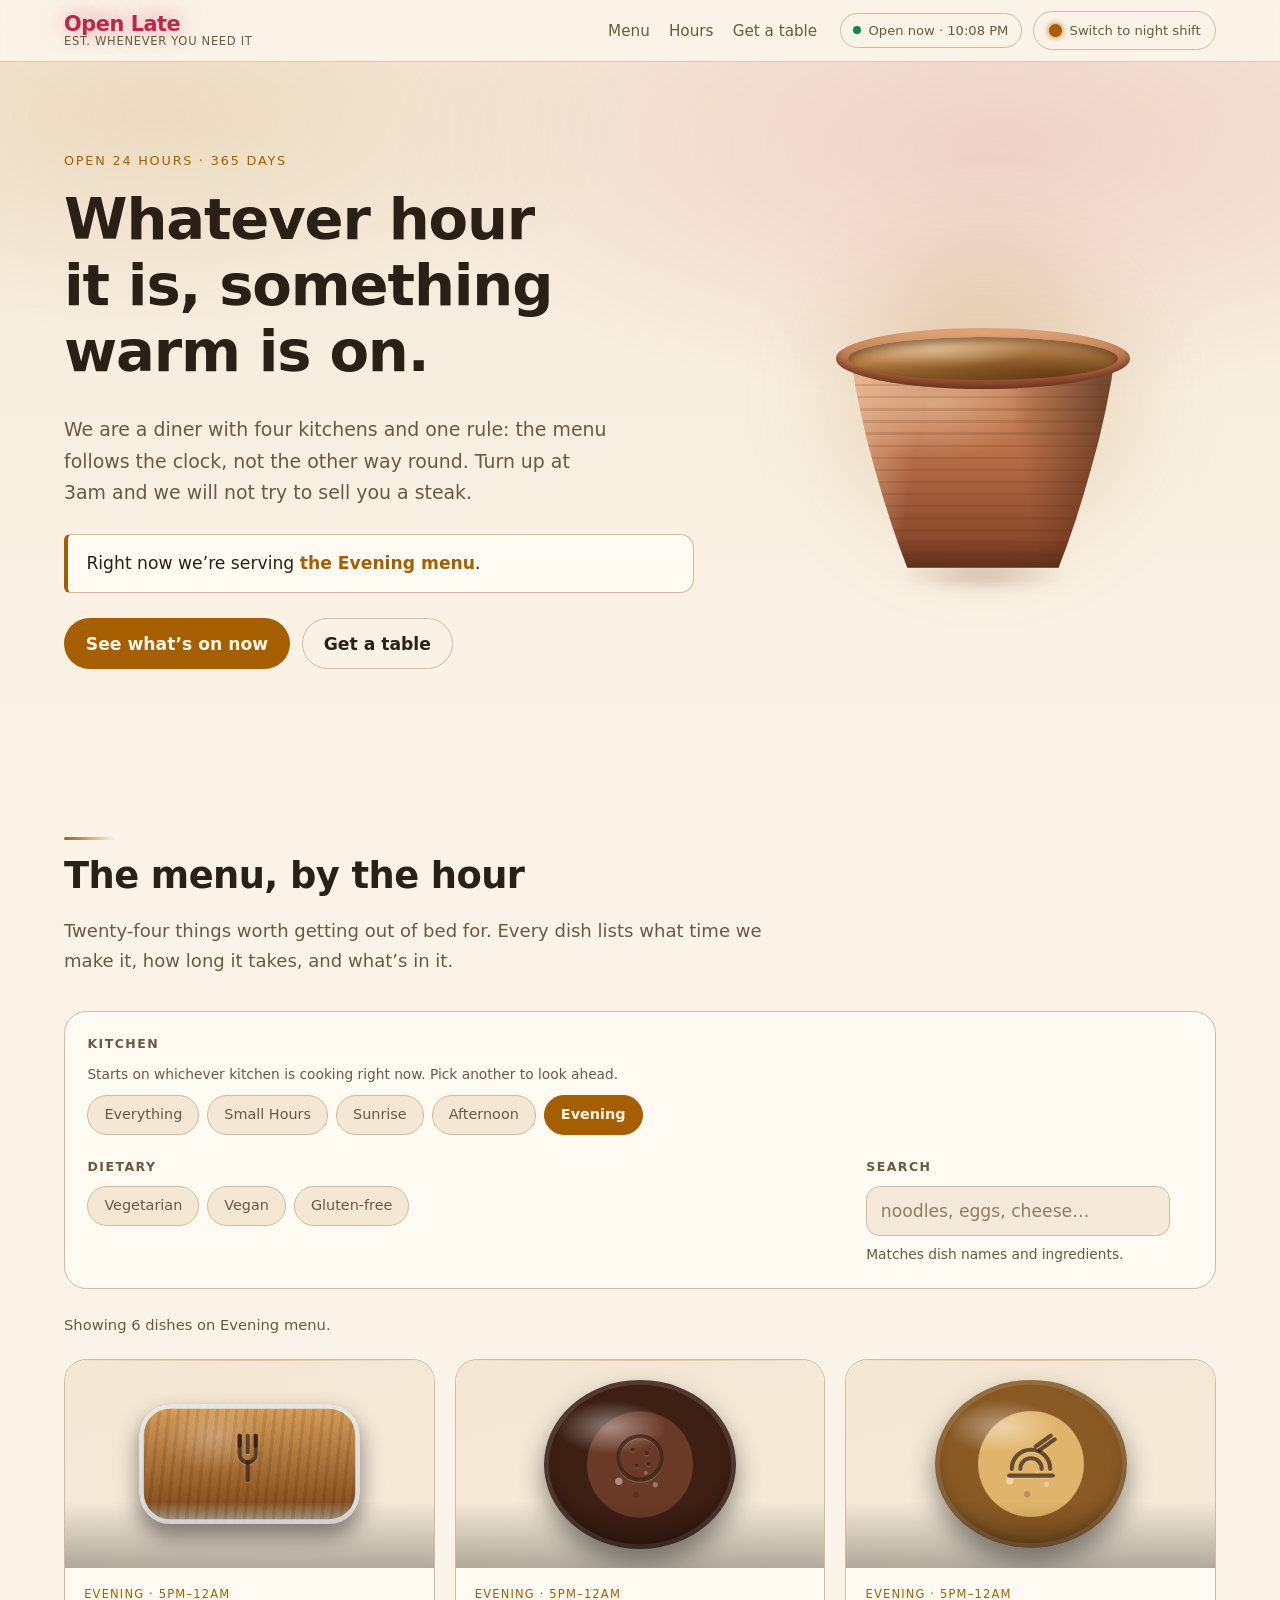
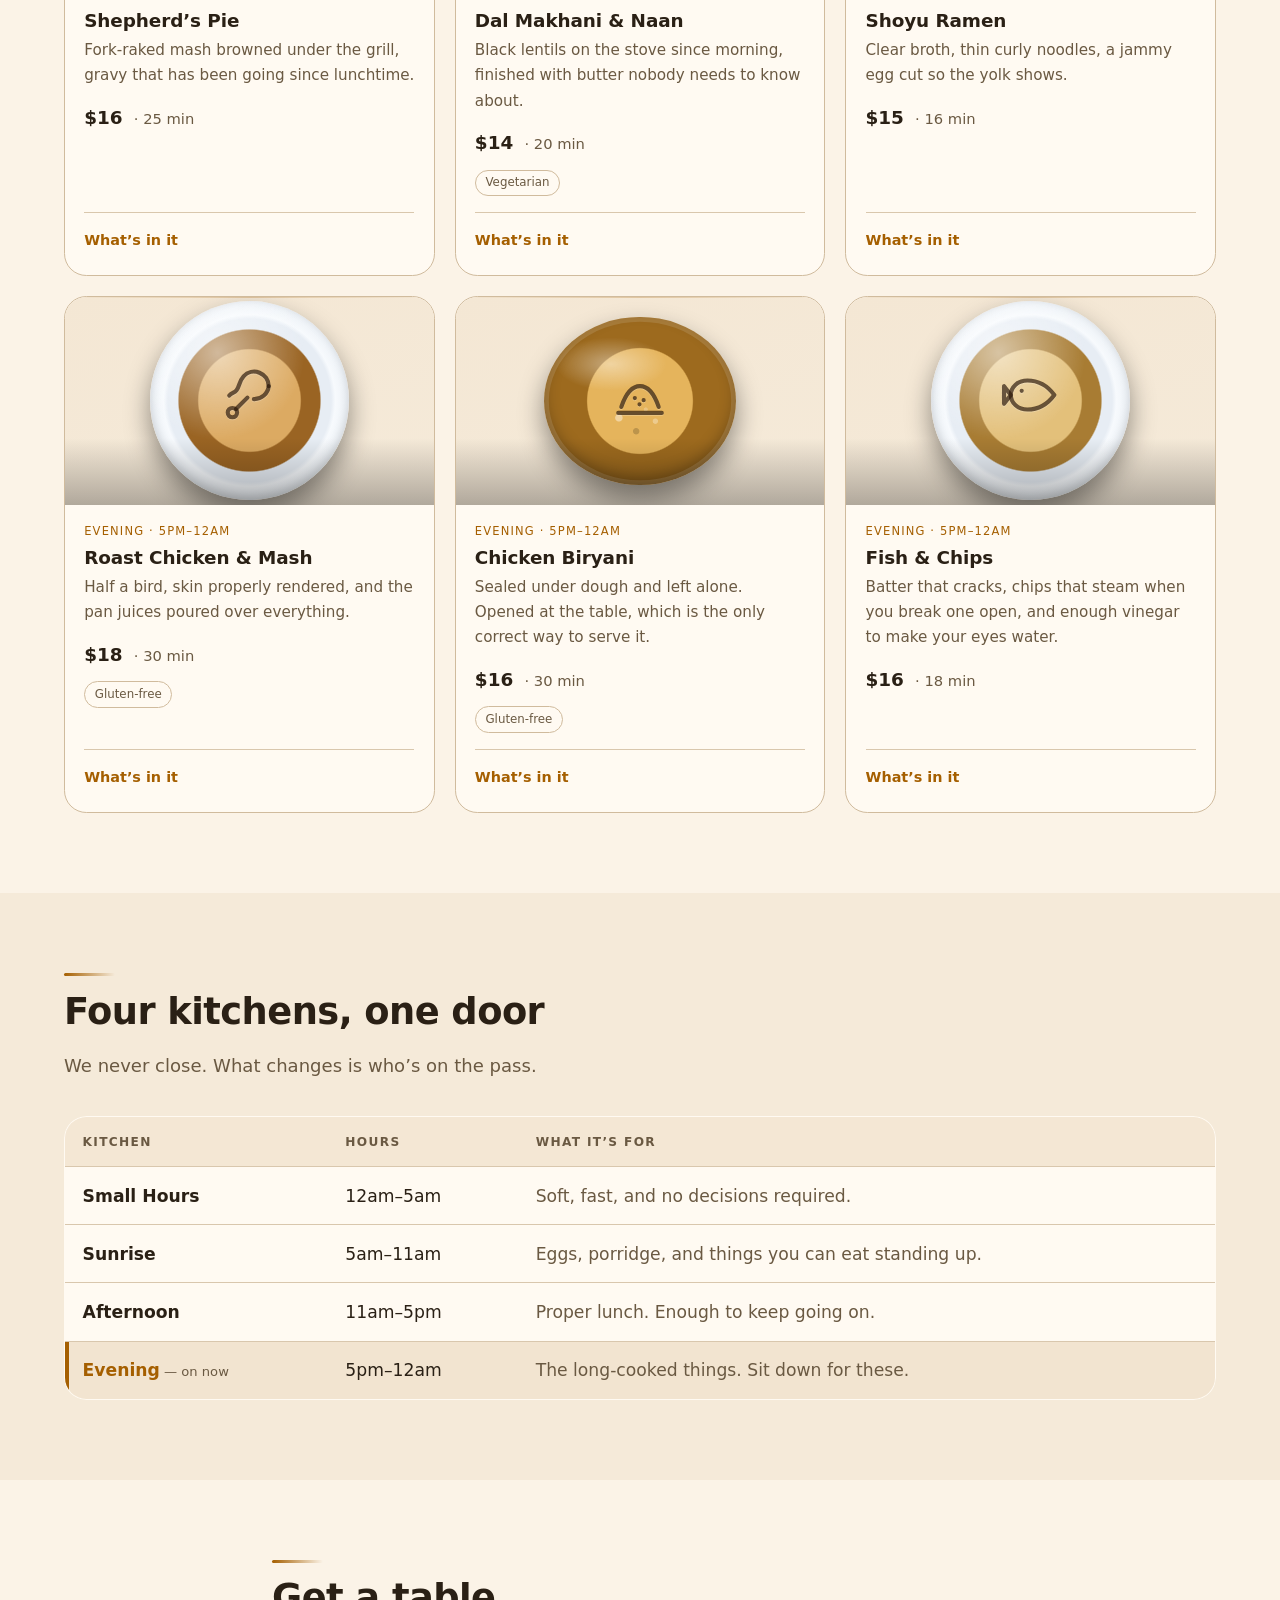
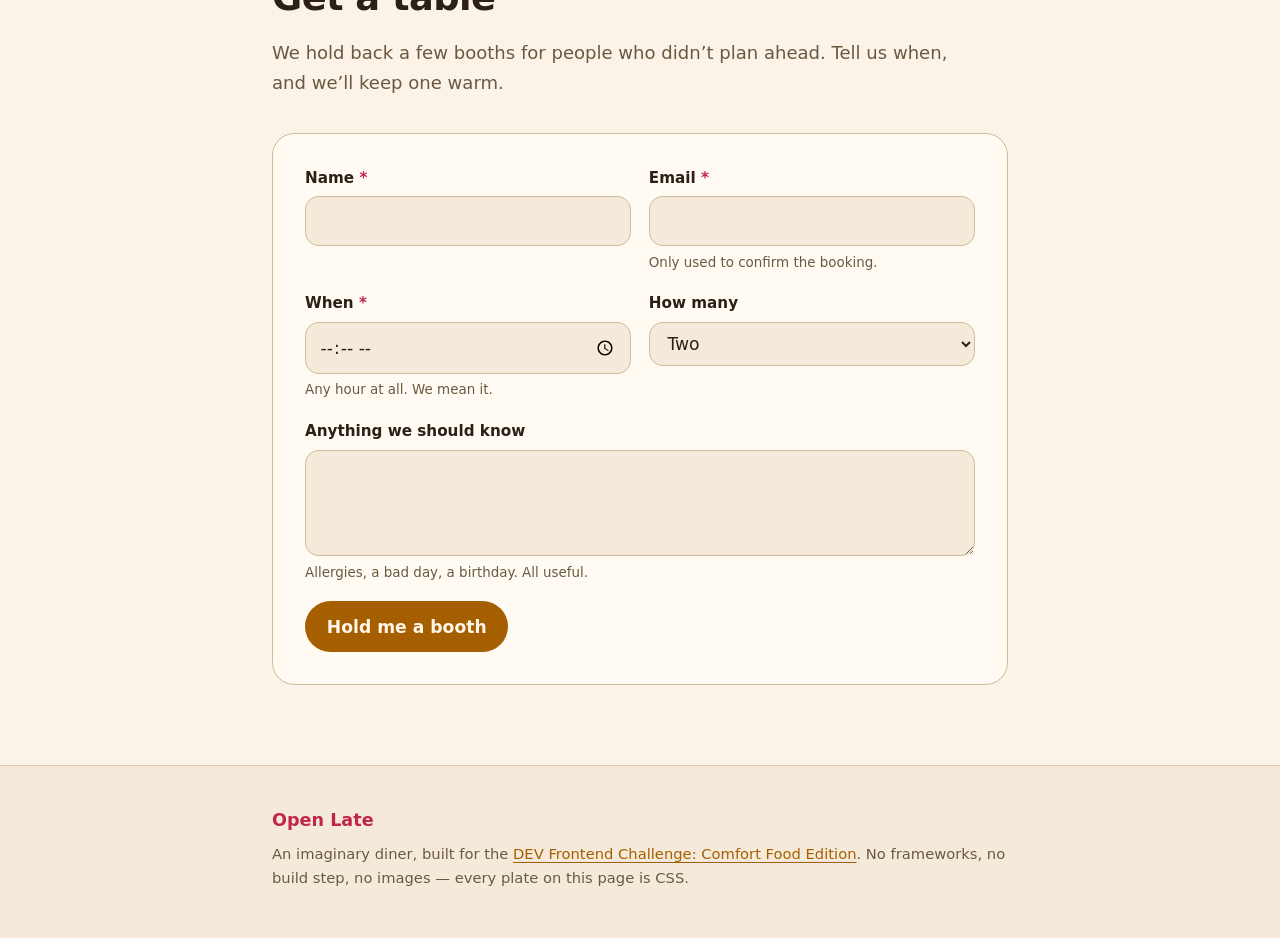
<file: landing/index.html>
<!DOCTYPE html>
<html lang="en" data-theme="night">
<head>
  <!-- Comfort Food Edition — Open Late · © 2026 Maneesh Thakur · MIT licensed
       github.com/maneesh-kumar-thakur/devto-frontend-challenge-food-edition -->
<meta charset="UTF-8">
<meta name="viewport" content="width=device-width, initial-scale=1">
<title>Open Late — the 24-hour comfort diner</title>
<meta name="description" content="A diner that never closes and never serves the wrong thing. The menu changes with the hour, from 3am khichdi to a Sunday roast.">
<meta name="color-scheme" content="dark light">
<link rel="icon" href="data:image/svg+xml,%3Csvg xmlns='http://www.w3.org/2000/svg' viewBox='0 0 32 32'%3E%3Crect width='32' height='32' rx='7' fill='%230b0f17'/%3E%3Ccircle cx='16' cy='16' r='8' fill='%23ffb454'/%3E%3C/svg%3E">
<link rel="stylesheet" href="styles.css">
</head>
<body>

<a class="skip-link" href="#main">Skip to content</a>

<!-- ══ dish glyphs ═════════════════════════════════════════
     Hand-drawn inline sprite rather than an icon library: no font
     or CDN to load, no licence to honour, and no off-the-shelf set
     covers khichdi, idli or paratha anyway. Outlines by default,
     with the odd solid (the yolk) as a per-shape attribute — CSS
     cannot select into a <use> shadow tree, so anything that differs
     per shape has to live on the symbol. Everything paints from
     `currentColor`, so one set serves both themes.
     Decorative — every dish name sits right beside its glyph. -->
<svg class="sprite" aria-hidden="true" focusable="false" width="0" height="0">
  <defs>

    <!-- Every glyph is the FOOD only, never its container. The CSS
         vessel underneath already draws the bowl or plate; a bowl
         glyph inside a bowl shape just reads as doubled. -->

    <symbol id="i-noodles" viewBox="0 0 24 24">
      <path d="M4.6 16.2c0-4.1 3.3-7.4 7.4-7.4s7.4 3.3 7.4 7.4"/>
      <path d="M7.9 16.2c0-2.3 1.8-4.1 4.1-4.1s4.1 1.8 4.1 4.1"/>
      <path d="M3.6 18.8h16.8"/>
      <path d="M13.8 7.6 19.6 3.4M15.3 9 21.1 4.8"/>
    </symbol>

    <symbol id="i-rice" viewBox="0 0 24 24">
      <path d="M4.8 16.6c1.8-5.3 4.2-8 7.2-8s5.4 2.7 7.2 8"/>
      <path d="M3.6 18.9h16.8"/>
      <path d="M10 13.2h.01M13.4 14h.01M11.8 15.6h.01"/>
    </symbol>

    <!-- Three failed attempts at drawing a bare fried egg: an outlined
         yolk read as a bullseye, a lopsided white read as a magnifying
         glass, and a centred yolk in a plain ellipse read as a bullseye
         again — that one is geometry, not craft, so no amount of path
         tweaking was going to fix it.
         The fix was to change the SUBJECT, not the drawing: a pan. The
         handle is an unambiguous silhouette, and an off-centre yolk
         inside it reads as food in a pan rather than as a target. All
         three dishes using this are pan-cooked eggs anyway. -->
    <symbol id="i-egg" viewBox="0 0 24 24">
      <circle cx="9.3" cy="13.6" r="6.1"/>
      <path d="M14.4 10.2 21.8 5.6"/>
      <circle cx="8.1" cy="12.6" r="2.5" fill="currentColor" stroke="none"/>
    </symbol>

    <symbol id="i-sandwich" viewBox="0 0 24 24">
      <path d="M2.8 18 12 4.6 21.2 18Z"/>
      <path d="M6.6 13.4h10.8"/>
      <path d="M9 9.9h6"/>
    </symbol>

    <!-- One path only. The earlier version had a short line across the
         middle that was meant to read as a crust mark and instead
         looked like a slot cut into the bread. -->
    <symbol id="i-toast" viewBox="0 0 24 24">
      <path d="M5.4 20.4V11c-1.5-.4-2.4-1.6-2.4-3.1C3 5.6 6 3.6 12 3.6s9 2 9 4.3c0 1.5-.9 2.7-2.4 3.1v9.4Z"/>
    </symbol>

    <!-- Fried tortilla, for the chilaquiles. It used to share the pan
         glyph with the other egg dishes, but a pan crammed onto the
         small red plate read as a magnifying glass. -->
    <symbol id="i-chips" viewBox="0 0 24 24">
      <path d="M2.8 19.8 8.4 7.4l5.8 12.4Z"/>
      <path d="M12.6 19.8 17.2 9.8l4.4 10Z"/>
    </symbol>

    <symbol id="i-flatbread" viewBox="0 0 24 24">
      <circle cx="12" cy="12" r="8.4"/>
      <path d="M9.2 8.8h.01M14.6 10.2h.01M10.6 15h.01M15.4 14.4h.01"/>
    </symbol>

    <symbol id="i-pancakes" viewBox="0 0 24 24">
      <ellipse cx="12" cy="17.2" rx="8" ry="2.5"/>
      <ellipse cx="12" cy="13.2" rx="8" ry="2.5"/>
      <ellipse cx="12" cy="9.2" rx="8" ry="2.5"/>
      <path d="M10.4 5.6h3.2v1.6h-3.2z"/>
    </symbol>

    <symbol id="i-eggcup" viewBox="0 0 24 24">
      <path d="M8.2 10.4a3.8 4.8 0 0 1 7.6 0"/>
      <path d="M7.6 10.4h8.8l-1.4 6.4H9Z"/>
      <path d="M6.6 20h10.8"/>
      <path d="M11 16.8v3.2M13 16.8v3.2"/>
    </symbol>

    <symbol id="i-steamer" viewBox="0 0 24 24">
      <ellipse cx="9.2" cy="11.6" rx="5.6" ry="3.6"/>
      <ellipse cx="15" cy="16.2" rx="5.6" ry="3.6"/>
    </symbol>

    <symbol id="i-pasta" viewBox="0 0 24 24">
      <path d="M6.2 8.6a2.5 2.5 0 0 1 5 0M13 8.2a2.5 2.5 0 0 1 5 0"/>
      <path d="M4.6 13.4a2.5 2.5 0 0 1 5 0M14.4 13.4a2.5 2.5 0 0 1 5 0"/>
      <path d="M9.5 18.2a2.5 2.5 0 0 1 5 0"/>
    </symbol>

    <symbol id="i-leaf" viewBox="0 0 24 24">
      <path d="M4.4 19.8c-.6-8.2 4.6-14.4 15.4-15.4 1 11-5 16.2-13 16.2"/>
      <path d="M4.4 19.8C8.2 15 12.2 12.4 17 11"/>
    </symbol>

    <!-- Shepherd's pie is mash raked with a fork before it goes under
         the grill, so the fork says it better than a pie shape would —
         and a wedge would just read as the sandwich glyph again. -->
    <symbol id="i-fork" viewBox="0 0 24 24">
      <path d="M8.4 3.4v7.2a3.1 3.1 0 0 0 6.2 0V3.4"/>
      <path d="M11.5 3.4v6.4M8.4 3.4v4M14.6 3.4v4"/>
      <path d="M11.5 13.7v6.9"/>
    </symbol>

    <symbol id="i-chicken" viewBox="0 0 24 24">
      <path d="M19.6 8.6a5.6 5.6 0 0 0-9.7-3.8c-1.6 1.7-1.6 4-2.7 5.4-.8 1-2 1-2.8 2"/>
      <path d="M13.9 13.6a5.6 5.6 0 0 0 5.7-5"/>
      <path d="M11.4 13 7 17.4"/>
      <circle cx="5.6" cy="18.8" r="1.8"/>
    </symbol>

    <symbol id="i-fish" viewBox="0 0 24 24">
      <path d="M21 12c-2.7 3.7-6.3 5.6-10.4 5.6C7 17.6 4.2 15.1 4.2 12S7 6.4 10.6 6.4C14.7 6.4 18.3 8.3 21 12Z"/>
      <path d="M4.2 12 1.6 8.6v6.8Z"/>
      <path d="M8.4 10.4h.01"/>
    </symbol>

  </defs>
</svg>

<!-- ══ header ══════════════════════════════════════════════ -->
<header class="site-header">
  <div class="wrap site-header__inner">

    <a class="brand" href="#main">
      <span class="brand__neon">Open Late</span>
      <span class="brand__sub">est. whenever you need it</span>
    </a>

    <nav class="site-nav" aria-label="Main">
      <ul class="site-nav__list">
        <li><a href="#menu">Menu</a></li>
        <li><a href="#hours">Hours</a></li>
        <li><a href="#table">Get a table</a></li>
      </ul>
    </nav>

    <div class="site-header__tools">
      <!-- Deliberately NOT a live region. This updates every 30s, and a
           polite region here would read the clock aloud twice a minute.
           A kitchen changeover is announced once, by the results region
           under the menu, which is where it actually matters. -->
      <p class="open-pill">
        <span class="open-pill__dot" aria-hidden="true"></span>
        <span class="open-pill__text" id="open-pill-text">Open now</span>
      </p>

      <button class="theme-toggle" type="button" id="theme-toggle">
        <span class="theme-toggle__icon" aria-hidden="true"></span>
        <span id="theme-toggle-label">Switch to day shift</span>
      </button>
    </div>

  </div>
</header>

<main id="main">

  <!-- ══ hero ══════════════════════════════════════════════ -->
  <section class="hero" aria-labelledby="hero-title">
    <div class="wrap hero__inner">

      <div class="hero__copy">
        <p class="hero__eyebrow">Open 24 hours &middot; 365 days</p>
        <h1 id="hero-title">Whatever hour it is, something warm is on.</h1>
        <p class="hero__lede">
          We are a diner with four kitchens and one rule: the menu follows the
          clock, not the other way round. Turn up at 3am and we will not try to
          sell you a steak.
        </p>

        <p class="hero__now" id="hero-now">
          Right now we&rsquo;re serving <strong id="hero-service">the Small Hours menu</strong>.
        </p>

        <div class="hero__actions">
          <a class="btn btn--primary" href="#menu">See what&rsquo;s on now</a>
          <a class="btn btn--ghost" href="#table">Get a table</a>
        </div>
      </div>

      <!-- A kulhad of chai, drawn entirely in CSS. Decorative, so it's
           hidden from assistive tech — the headline already says
           everything this says. -->
      <div class="brew" aria-hidden="true">
        <span class="brew__glow"></span>

        <div class="brew__steam">
          <i></i><i></i><i></i><i></i>
        </div>

        <div class="brew__cup">
          <span class="brew__body"></span>
          <span class="brew__rim">
            <span class="brew__chai"></span>
          </span>
        </div>

        <span class="brew__saucer"></span>
      </div>

    </div>
  </section>

  <!-- ══ menu ══════════════════════════════════════════════ -->
  <section class="menu" id="menu" aria-labelledby="menu-title">
    <div class="wrap">

      <div class="section-head">
        <h2 id="menu-title">The menu, by the hour</h2>
        <p class="section-head__lede">
          Twenty-four things worth getting out of bed for. Every dish lists what
          time we make it, how long it takes, and what&rsquo;s in it.
        </p>
      </div>

      <!-- Filters are hidden until JS confirms it can drive them.
           With scripting off you get all twenty-four dishes, each badged
           with its service — which is a perfectly good menu. -->
      <div class="filters" id="filters" hidden>

        <fieldset class="filters__group filters__group--service">
          <legend class="filters__legend">Kitchen</legend>
          <p class="filters__hint" id="service-hint">
            Starts on whichever kitchen is cooking right now. Pick another to
            look ahead.
          </p>
          <div class="chips" aria-describedby="service-hint">
            <label class="chip"><input type="radio" name="service" value="all"><span>Everything</span></label>
            <label class="chip"><input type="radio" name="service" value="small"><span>Small Hours</span></label>
            <label class="chip"><input type="radio" name="service" value="sunrise"><span>Sunrise</span></label>
            <label class="chip"><input type="radio" name="service" value="afternoon"><span>Afternoon</span></label>
            <label class="chip"><input type="radio" name="service" value="evening"><span>Evening</span></label>
          </div>
        </fieldset>

        <!-- Checkboxes, not toggle buttons: picking zero or more filters
             is exactly what a checkbox group is, and the native control
             brings its own group semantics and checked state. -->
        <fieldset class="filters__group">
          <legend class="filters__legend">Dietary</legend>
          <div class="chips">
            <label class="chip"><input type="checkbox" data-diet="veg"><span>Vegetarian</span></label>
            <label class="chip"><input type="checkbox" data-diet="vegan"><span>Vegan</span></label>
            <label class="chip"><input type="checkbox" data-diet="gf"><span>Gluten-free</span></label>
          </div>
        </fieldset>

        <div class="filters__group filters__group--search">
          <label class="filters__legend" for="dish-search">Search</label>
          <input class="field" type="search" id="dish-search" placeholder="noodles, eggs, cheese&hellip;"
                 aria-describedby="search-hint" autocomplete="off">
          <p class="filters__hint" id="search-hint">Matches dish names and ingredients.</p>
        </div>

        <button class="btn btn--quiet" type="button" id="clear-filters">Clear filters</button>
      </div>

      <!-- The native output element is the "result of a calculation"
           element and carries an implicit status role, so the count is
           announced politely after each change with no ARIA needed. -->
      <output class="results" id="results">Showing all 24 dishes.</output>

      <ul class="dishes" id="dishes">

        <!-- ── Small Hours ───────────────────────────────── -->
        <li class="dish" data-form="bowl" data-service="small" data-diet="veg gf" data-search="khichdi rice mung dal ghee turmeric">
          <article>
            <div class="dish__art" style="--food-a:#f0d089; --food-b:#c08c2e" aria-hidden="true"><svg class="dish__icon" viewBox="0 0 24 24" fill="none" stroke="currentColor" aria-hidden="true" focusable="false"><use href="#i-rice"/></svg><i class="dish__steam"></i></div>
            <div class="dish__body">
              <p class="dish__service">Small Hours &middot; 12am&ndash;5am</p>
              <h3 class="dish__name">3am Khichdi</h3>
              <p class="dish__desc">Rice and split mung cooked past the point of holding their shape, a spoon of ghee melting on top.</p>
              <p class="dish__meta"><span class="dish__price">$9</span><span class="dish__time">12 min</span></p>
              <ul class="tags">
                <li class="tag">Vegetarian</li>
                <li class="tag">Gluten-free</li>
              </ul>
              <details class="dish__more">
                <summary>What&rsquo;s in it</summary>
                <div class="dish__more-body">
                  <p><strong>Ingredients.</strong> Short-grain rice, split mung dal, ghee, turmeric, cumin, ginger, salt.</p>
                  <p><strong>Allergens.</strong> Dairy (ghee). Ask for oil instead and it&rsquo;s vegan.</p>
                  <p><strong>Why it works at 3am.</strong> Nothing to chew, nothing to decide.</p>
                </div>
              </details>
            </div>
          </article>
        </li>

        <li class="dish" data-form="bowl" data-service="small" data-diet="vegan" data-search="drunken noodles rice basil chilli thai">
          <article>
            <div class="dish__art" style="--food-a:#e9b96b; --food-b:#8a4a1e" aria-hidden="true"><svg class="dish__icon" viewBox="0 0 24 24" fill="none" stroke="currentColor" aria-hidden="true" focusable="false"><use href="#i-noodles"/></svg><i class="dish__steam"></i></div>
            <div class="dish__body">
              <p class="dish__service">Small Hours &middot; 12am&ndash;5am</p>
              <h3 class="dish__name">Drunken Noodles</h3>
              <p class="dish__desc">Wide rice noodles seared hard, holy basil, more chilli than is strictly sensible.</p>
              <p class="dish__meta"><span class="dish__price">$11</span><span class="dish__time">10 min</span></p>
              <ul class="tags"><li class="tag">Vegan</li></ul>
              <details class="dish__more">
                <summary>What&rsquo;s in it</summary>
                <div class="dish__more-body">
                  <p><strong>Ingredients.</strong> Wide rice noodles, holy basil, bird&rsquo;s eye chilli, garlic, soy, tofu.</p>
                  <p><strong>Allergens.</strong> Soy.</p>
                  <p><strong>Why it works at 3am.</strong> Heat sobers a person up faster than coffee.</p>
                </div>
              </details>
            </div>
          </article>
        </li>

        <li class="dish" data-form="mug" data-service="small" data-diet="veg" data-search="grilled cheese tomato soup toastie">
          <article>
            <div class="dish__art" style="--food-a:#e4623c; --food-b:#a8321c" aria-hidden="true"><svg class="dish__icon" viewBox="0 0 24 24" fill="none" stroke="currentColor" aria-hidden="true" focusable="false"><use href="#i-sandwich"/></svg><i class="dish__steam"></i></div>
            <div class="dish__body">
              <p class="dish__service">Small Hours &middot; 12am&ndash;5am</p>
              <h3 class="dish__name">Grilled Cheese &amp; Tomato Soup</h3>
              <p class="dish__desc">Cut on the diagonal, because the other way is wrong. Soup comes in a mug you can hold.</p>
              <p class="dish__meta"><span class="dish__price">$10</span><span class="dish__time">9 min</span></p>
              <ul class="tags"><li class="tag">Vegetarian</li></ul>
              <details class="dish__more">
                <summary>What&rsquo;s in it</summary>
                <div class="dish__more-body">
                  <p><strong>Ingredients.</strong> Sourdough, mature cheddar, butter, plum tomatoes, cream, basil.</p>
                  <p><strong>Allergens.</strong> Gluten, dairy.</p>
                  <p><strong>Why it works at 3am.</strong> It is the first thing most of us were ever cooked.</p>
                </div>
              </details>
            </div>
          </article>
        </li>

        <li class="dish" data-form="plate" data-service="small" data-diet="veg" data-search="chilaquiles tortilla salsa crema egg mexican">
          <article>
            <div class="dish__art" style="--food-a:#d94f34; --food-b:#8e2a17" aria-hidden="true"><svg class="dish__icon" viewBox="0 0 24 24" fill="none" stroke="currentColor" aria-hidden="true" focusable="false"><use href="#i-chips"/></svg><i class="dish__steam"></i></div>
            <div class="dish__body">
              <p class="dish__service">Small Hours &middot; 12am&ndash;5am</p>
              <h3 class="dish__name">Chilaquiles Rojos</h3>
              <p class="dish__desc">Yesterday&rsquo;s tortillas, today&rsquo;s salsa, a fried egg holding the whole argument together.</p>
              <p class="dish__meta"><span class="dish__price">$12</span><span class="dish__time">14 min</span></p>
              <ul class="tags"><li class="tag">Vegetarian</li></ul>
              <details class="dish__more">
                <summary>What&rsquo;s in it</summary>
                <div class="dish__more-body">
                  <p><strong>Ingredients.</strong> Corn tortillas, guajillo salsa, crema, queso fresco, white onion, egg.</p>
                  <p><strong>Allergens.</strong> Dairy, egg.</p>
                  <p><strong>Why it works at 3am.</strong> Built entirely from leftovers, which is the whole point.</p>
                </div>
              </details>
            </div>
          </article>
        </li>

        <li class="dish" data-form="bowl" data-service="small" data-diet="veg" data-search="maggi instant noodles egg masala packet">
          <article>
            <div class="dish__art" style="--food-a:#eec96b; --food-b:#b8892c" aria-hidden="true"><svg class="dish__icon" viewBox="0 0 24 24" fill="none" stroke="currentColor" aria-hidden="true" focusable="false"><use href="#i-noodles"/></svg><i class="dish__steam"></i></div>
            <div class="dish__body">
              <p class="dish__service">Small Hours &middot; 12am&ndash;5am</p>
              <h3 class="dish__name">Midnight Maggi</h3>
              <p class="dish__desc">Two minutes, allegedly. Closer to four, with an egg cracked in and the water not quite drained.</p>
              <p class="dish__meta"><span class="dish__price">$6</span><span class="dish__time">5 min</span></p>
              <ul class="tags"><li class="tag">Vegetarian</li></ul>
              <details class="dish__more">
                <summary>What&rsquo;s in it</summary>
                <div class="dish__more-body">
                  <p><strong>Ingredients.</strong> Instant noodles, the masala sachet, egg, green chilli, spring onion.</p>
                  <p><strong>Allergens.</strong> Gluten, egg, soy.</p>
                  <p><strong>Why it works at 3am.</strong> It is the first thing most of us ever cooked alone.</p>
                </div>
              </details>
            </div>
          </article>
        </li>

        <li class="dish" data-form="plate" data-service="small" data-diet="veg" data-search="chilli cheese toast grill bread">
          <article>
            <div class="dish__art" style="--food-a:#e8b04a; --food-b:#a86a1c" aria-hidden="true"><svg class="dish__icon" viewBox="0 0 24 24" fill="none" stroke="currentColor" aria-hidden="true" focusable="false"><use href="#i-toast"/></svg><i class="dish__steam"></i></div>
            <div class="dish__body">
              <p class="dish__service">Small Hours &middot; 12am&ndash;5am</p>
              <h3 class="dish__name">Chilli Cheese Toast</h3>
              <p class="dish__desc">Under the grill until the cheese blisters and catches at the edges. Cut into fingers.</p>
              <p class="dish__meta"><span class="dish__price">$8</span><span class="dish__time">9 min</span></p>
              <ul class="tags"><li class="tag">Vegetarian</li></ul>
              <details class="dish__more">
                <summary>What&rsquo;s in it</summary>
                <div class="dish__more-body">
                  <p><strong>Ingredients.</strong> White bread, cheddar, green chilli, red onion, butter, black pepper.</p>
                  <p><strong>Allergens.</strong> Gluten, dairy.</p>
                  <p><strong>Why it works at 3am.</strong> Nothing edible is faster under a hot grill.</p>
                </div>
              </details>
            </div>
          </article>
        </li>

        <!-- ── Sunrise ───────────────────────────────────── -->
        <li class="dish" data-form="bowl" data-service="sunrise" data-diet="vegan gf" data-search="congee rice porridge jook ginger">
          <article>
            <div class="dish__art" style="--food-a:#f3ece0; --food-b:#cbbfa9" aria-hidden="true"><svg class="dish__icon" viewBox="0 0 24 24" fill="none" stroke="currentColor" aria-hidden="true" focusable="false"><use href="#i-rice"/></svg><i class="dish__steam"></i></div>
            <div class="dish__body">
              <p class="dish__service">Sunrise &middot; 5am&ndash;11am</p>
              <h3 class="dish__name">Morning Congee</h3>
              <p class="dish__desc">Rice simmered for an hour until it forgets it was rice. Ginger, scallion, a slick of sesame.</p>
              <p class="dish__meta"><span class="dish__price">$8</span><span class="dish__time">25 min</span></p>
              <ul class="tags"><li class="tag">Vegan</li><li class="tag">Gluten-free</li></ul>
              <details class="dish__more">
                <summary>What&rsquo;s in it</summary>
                <div class="dish__more-body">
                  <p><strong>Ingredients.</strong> Jasmine rice, ginger, scallion, sesame oil, white pepper, salt.</p>
                  <p><strong>Allergens.</strong> Sesame.</p>
                  <p><strong>Why it works at sunrise.</strong> The only breakfast that works when you&rsquo;re ill.</p>
                </div>
              </details>
            </div>
          </article>
        </li>

        <li class="dish" data-form="plate" data-service="sunrise" data-diet="veg" data-search="egg toast soldiers soft boiled butter">
          <article>
            <div class="dish__art" style="--food-a:#f6c445; --food-b:#c98f18" aria-hidden="true"><svg class="dish__icon" viewBox="0 0 24 24" fill="none" stroke="currentColor" aria-hidden="true" focusable="false"><use href="#i-eggcup"/></svg><i class="dish__steam"></i></div>
            <div class="dish__body">
              <p class="dish__service">Sunrise &middot; 5am&ndash;11am</p>
              <h3 class="dish__name">Soft Egg &amp; Soldiers</h3>
              <p class="dish__desc">Six minutes exactly. Buttered toast cut into strips, for dipping, obviously.</p>
              <p class="dish__meta"><span class="dish__price">$7</span><span class="dish__time">6 min</span></p>
              <ul class="tags"><li class="tag">Vegetarian</li></ul>
              <details class="dish__more">
                <summary>What&rsquo;s in it</summary>
                <div class="dish__more-body">
                  <p><strong>Ingredients.</strong> Two free-range eggs, white bloomer, salted butter, flaky salt.</p>
                  <p><strong>Allergens.</strong> Egg, gluten, dairy.</p>
                  <p><strong>Why it works at sunrise.</strong> Six minutes is exactly as long as anyone can wait before 7am.</p>
                </div>
              </details>
            </div>
          </article>
        </li>

        <li class="dish" data-form="plate" data-service="sunrise" data-diet="veg" data-search="masala omelette pav bread onion chilli indian">
          <article>
            <div class="dish__art" style="--food-a:#f2b13c; --food-b:#b96a1b" aria-hidden="true"><svg class="dish__icon" viewBox="0 0 24 24" fill="none" stroke="currentColor" aria-hidden="true" focusable="false"><use href="#i-egg"/></svg><i class="dish__steam"></i></div>
            <div class="dish__body">
              <p class="dish__service">Sunrise &middot; 5am&ndash;11am</p>
              <h3 class="dish__name">Masala Omelette Pav</h3>
              <p class="dish__desc">Onion, green chilli and coriander folded through, pressed into buttered pav.</p>
              <p class="dish__meta"><span class="dish__price">$8</span><span class="dish__time">8 min</span></p>
              <ul class="tags"><li class="tag">Vegetarian</li></ul>
              <details class="dish__more">
                <summary>What&rsquo;s in it</summary>
                <div class="dish__more-body">
                  <p><strong>Ingredients.</strong> Eggs, red onion, green chilli, coriander, turmeric, pav, butter.</p>
                  <p><strong>Allergens.</strong> Egg, gluten, dairy.</p>
                  <p><strong>Why it works at sunrise.</strong> Eaten standing up, at a stall, on the way to somewhere.</p>
                </div>
              </details>
            </div>
          </article>
        </li>

        <li class="dish" data-form="plate" data-service="sunrise" data-diet="veg" data-search="pancakes buttermilk stack maple syrup butter">
          <article>
            <div class="dish__art" style="--food-a:#e0a961; --food-b:#a86a2c" aria-hidden="true"><svg class="dish__icon" viewBox="0 0 24 24" fill="none" stroke="currentColor" aria-hidden="true" focusable="false"><use href="#i-pancakes"/></svg><i class="dish__steam"></i></div>
            <div class="dish__body">
              <p class="dish__service">Sunrise &middot; 5am&ndash;11am</p>
              <h3 class="dish__name">Buttermilk Pancakes</h3>
              <p class="dish__desc">A stack of four, a pat of butter sliding off the top, syrup poured at the table.</p>
              <p class="dish__meta"><span class="dish__price">$10</span><span class="dish__time">12 min</span></p>
              <ul class="tags"><li class="tag">Vegetarian</li></ul>
              <details class="dish__more">
                <summary>What&rsquo;s in it</summary>
                <div class="dish__more-body">
                  <p><strong>Ingredients.</strong> Flour, buttermilk, egg, butter, baking soda, maple syrup.</p>
                  <p><strong>Allergens.</strong> Gluten, dairy, egg.</p>
                  <p><strong>Why it works at sunrise.</strong> Because somebody made these on weekends.</p>
                </div>
              </details>
            </div>
          </article>
        </li>

        <li class="dish" data-form="plate" data-service="sunrise" data-diet="vegan gf" data-search="idli sambar rice lentil south indian steamed">
          <article>
            <div class="dish__art" style="--food-a:#f4efe4; --food-b:#ccc1ab" aria-hidden="true"><svg class="dish__icon" viewBox="0 0 24 24" fill="none" stroke="currentColor" aria-hidden="true" focusable="false"><use href="#i-steamer"/></svg><i class="dish__steam"></i></div>
            <div class="dish__body">
              <p class="dish__service">Sunrise &middot; 5am&ndash;11am</p>
              <h3 class="dish__name">Idli &amp; Sambar</h3>
              <p class="dish__desc">Steamed soft enough to tear with one hand, dropped into sambar hot enough to matter.</p>
              <p class="dish__meta"><span class="dish__price">$9</span><span class="dish__time">12 min</span></p>
              <ul class="tags"><li class="tag">Vegan</li><li class="tag">Gluten-free</li></ul>
              <details class="dish__more">
                <summary>What&rsquo;s in it</summary>
                <div class="dish__more-body">
                  <p><strong>Ingredients.</strong> Fermented rice and urad batter, toor dal, tamarind, drumstick, curry leaf, coconut chutney.</p>
                  <p><strong>Allergens.</strong> None. Mustard seed in the tempering.</p>
                  <p><strong>Why it works at sunrise.</strong> Fermented overnight, so breakfast was started yesterday.</p>
                </div>
              </details>
            </div>
          </article>
        </li>

        <li class="dish" data-form="tray" data-service="sunrise" data-diet="veg gf" data-search="shakshuka eggs tomato pepper skillet baked">
          <article>
            <div class="dish__art" style="--food-a:#d9502f; --food-b:#9c2c16" aria-hidden="true"><svg class="dish__icon" viewBox="0 0 24 24" fill="none" stroke="currentColor" aria-hidden="true" focusable="false"><use href="#i-egg"/></svg><i class="dish__steam"></i></div>
            <div class="dish__body">
              <p class="dish__service">Sunrise &middot; 5am&ndash;11am</p>
              <h3 class="dish__name">Shakshuka</h3>
              <p class="dish__desc">Eggs baked into the sauce in the pan they were cooked in. Bread comes on the side to mop.</p>
              <p class="dish__meta"><span class="dish__price">$12</span><span class="dish__time">16 min</span></p>
              <ul class="tags"><li class="tag">Vegetarian</li><li class="tag">Gluten-free</li></ul>
              <details class="dish__more">
                <summary>What&rsquo;s in it</summary>
                <div class="dish__more-body">
                  <p><strong>Ingredients.</strong> Plum tomatoes, red pepper, onion, cumin, paprika, eggs, coriander, feta.</p>
                  <p><strong>Allergens.</strong> Egg, dairy. Bread on the side contains gluten &mdash; ask and we&rsquo;ll leave it off.</p>
                  <p><strong>Why it works at sunrise.</strong> One pan, and it feeds however many turned up.</p>
                </div>
              </details>
            </div>
          </article>
        </li>

        <!-- ── Afternoon ─────────────────────────────────── -->
        <li class="dish" data-form="bowl" data-service="afternoon" data-diet="veg gf" data-search="rajma chawal kidney beans rice punjabi">
          <article>
            <div class="dish__art" style="--food-a:#8e4230; --food-b:#5b2519" aria-hidden="true"><svg class="dish__icon" viewBox="0 0 24 24" fill="none" stroke="currentColor" aria-hidden="true" focusable="false"><use href="#i-rice"/></svg><i class="dish__steam"></i></div>
            <div class="dish__body">
              <p class="dish__service">Afternoon &middot; 11am&ndash;5pm</p>
              <h3 class="dish__name">Rajma Chawal</h3>
              <p class="dish__desc">Kidney beans stewed down thick and dark, over rice, with raw onion on the side.</p>
              <p class="dish__meta"><span class="dish__price">$11</span><span class="dish__time">15 min</span></p>
              <ul class="tags"><li class="tag">Vegetarian</li><li class="tag">Gluten-free</li></ul>
              <details class="dish__more">
                <summary>What&rsquo;s in it</summary>
                <div class="dish__more-body">
                  <p><strong>Ingredients.</strong> Kidney beans, tomato, onion, ginger, garlic, garam masala, basmati.</p>
                  <p><strong>Allergens.</strong> None. Cooked in oil, not ghee.</p>
                  <p><strong>Why it works in the afternoon.</strong> The Sunday lunch of about a hundred million people.</p>
                </div>
              </details>
            </div>
          </article>
        </li>

        <li class="dish" data-form="bowl" data-service="afternoon" data-diet="" data-search="chicken noodle soup broth carrot celery">
          <article>
            <div class="dish__art" style="--food-a:#f0c66b; --food-b:#b8842c" aria-hidden="true"><svg class="dish__icon" viewBox="0 0 24 24" fill="none" stroke="currentColor" aria-hidden="true" focusable="false"><use href="#i-noodles"/></svg><i class="dish__steam"></i></div>
            <div class="dish__body">
              <p class="dish__service">Afternoon &middot; 11am&ndash;5pm</p>
              <h3 class="dish__name">Chicken Noodle Soup</h3>
              <p class="dish__desc">Broth from actual bones, egg noodles, enough black pepper to clear your head.</p>
              <p class="dish__meta"><span class="dish__price">$12</span><span class="dish__time">18 min</span></p>
              <ul class="tags"></ul>
              <details class="dish__more">
                <summary>What&rsquo;s in it</summary>
                <div class="dish__more-body">
                  <p><strong>Ingredients.</strong> Chicken, carrot, celery, onion, thyme, egg noodles, black pepper.</p>
                  <p><strong>Allergens.</strong> Gluten, egg.</p>
                  <p><strong>Why it works in the afternoon.</strong> The closest thing to medicine we are legally allowed to serve.</p>
                </div>
              </details>
            </div>
          </article>
        </li>

        <li class="dish" data-form="tray" data-service="afternoon" data-diet="veg" data-search="mac and cheese baked pasta cheddar breadcrumb">
          <article>
            <div class="dish__art" style="--food-a:#f2b33a; --food-b:#c07b16" aria-hidden="true"><svg class="dish__icon" viewBox="0 0 24 24" fill="none" stroke="currentColor" aria-hidden="true" focusable="false"><use href="#i-pasta"/></svg><i class="dish__steam"></i></div>
            <div class="dish__body">
              <p class="dish__service">Afternoon &middot; 11am&ndash;5pm</p>
              <h3 class="dish__name">Baked Mac &amp; Cheese</h3>
              <p class="dish__desc">Three cheeses, a breadcrumb lid, and the crunchy corner piece if you ask nicely.</p>
              <p class="dish__meta"><span class="dish__price">$13</span><span class="dish__time">20 min</span></p>
              <ul class="tags"><li class="tag">Vegetarian</li></ul>
              <details class="dish__more">
                <summary>What&rsquo;s in it</summary>
                <div class="dish__more-body">
                  <p><strong>Ingredients.</strong> Macaroni, cheddar, gruy&egrave;re, parmesan, b&eacute;chamel, panko, mustard.</p>
                  <p><strong>Allergens.</strong> Gluten, dairy, mustard.</p>
                  <p><strong>Why it works in the afternoon.</strong> It is the only dish improved by being reheated.</p>
                </div>
              </details>
            </div>
          </article>
        </li>

        <li class="dish" data-form="bowl" data-service="afternoon" data-diet="vegan" data-search="falafel hummus bowl chickpea tahini pickle">
          <article>
            <div class="dish__art" style="--food-a:#9db054; --food-b:#5f7229" aria-hidden="true"><svg class="dish__icon" viewBox="0 0 24 24" fill="none" stroke="currentColor" aria-hidden="true" focusable="false"><use href="#i-leaf"/></svg><i class="dish__steam"></i></div>
            <div class="dish__body">
              <p class="dish__service">Afternoon &middot; 11am&ndash;5pm</p>
              <h3 class="dish__name">Falafel &amp; Hummus Bowl</h3>
              <p class="dish__desc">Fried to order, never before. Hummus loose enough to be a sauce, pickles sharp enough to matter.</p>
              <p class="dish__meta"><span class="dish__price">$12</span><span class="dish__time">10 min</span></p>
              <ul class="tags"><li class="tag">Vegan</li></ul>
              <details class="dish__more">
                <summary>What&rsquo;s in it</summary>
                <div class="dish__more-body">
                  <p><strong>Ingredients.</strong> Chickpeas, parsley, cumin, tahini, lemon, pickled turnip, olive oil.</p>
                  <p><strong>Allergens.</strong> Sesame.</p>
                  <p><strong>Why it works in the afternoon.</strong> Filling without putting you to sleep at your desk.</p>
                </div>
              </details>
            </div>
          </article>
        </li>

        <li class="dish" data-form="plate" data-service="afternoon" data-diet="" data-search="banh mi baguette pork pate pickle coriander vietnamese sandwich">
          <article>
            <div class="dish__art" style="--food-a:#e6c48a; --food-b:#a8763a" aria-hidden="true"><svg class="dish__icon" viewBox="0 0 24 24" fill="none" stroke="currentColor" aria-hidden="true" focusable="false"><use href="#i-sandwich"/></svg><i class="dish__steam"></i></div>
            <div class="dish__body">
              <p class="dish__service">Afternoon &middot; 11am&ndash;5pm</p>
              <h3 class="dish__name">B&aacute;nh M&igrave;</h3>
              <p class="dish__desc">A baguette with a thin, shattering crust. P&acirc;t&eacute;, pickled carrot, and far more coriander than looks sensible.</p>
              <p class="dish__meta"><span class="dish__price">$11</span><span class="dish__time">9 min</span></p>
              <ul class="tags"></ul>
              <details class="dish__more">
                <summary>What&rsquo;s in it</summary>
                <div class="dish__more-body">
                  <p><strong>Ingredients.</strong> Rice-flour baguette, pork p&acirc;t&eacute;, roast pork, pickled carrot and daikon, cucumber, coriander, chilli, mayonnaise.</p>
                  <p><strong>Allergens.</strong> Gluten, egg, soy.</p>
                  <p><strong>Why it works in the afternoon.</strong> The only sandwich that is better standing up.</p>
                </div>
              </details>
            </div>
          </article>
        </li>

        <li class="dish" data-form="plate" data-service="afternoon" data-diet="veg" data-search="aloo paratha curd yoghurt pickle butter flatbread potato">
          <article>
            <div class="dish__art" style="--food-a:#e0b269; --food-b:#a5722a" aria-hidden="true"><svg class="dish__icon" viewBox="0 0 24 24" fill="none" stroke="currentColor" aria-hidden="true" focusable="false"><use href="#i-flatbread"/></svg><i class="dish__steam"></i></div>
            <div class="dish__body">
              <p class="dish__service">Afternoon &middot; 11am&ndash;5pm</p>
              <h3 class="dish__name">Aloo Paratha &amp; Curd</h3>
              <p class="dish__desc">Rolled thin, stuffed thick, cooked on a griddle until it blisters. A knob of butter, cold curd, one green chilli.</p>
              <p class="dish__meta"><span class="dish__price">$10</span><span class="dish__time">14 min</span></p>
              <ul class="tags"><li class="tag">Vegetarian</li></ul>
              <details class="dish__more">
                <summary>What&rsquo;s in it</summary>
                <div class="dish__more-body">
                  <p><strong>Ingredients.</strong> Wheat flour, potato, ajwain, coriander, green chilli, butter, set curd, mango pickle.</p>
                  <p><strong>Allergens.</strong> Gluten, dairy, mustard (pickle).</p>
                  <p><strong>Why it works in the afternoon.</strong> Eaten slowly, and nothing much gets done afterwards.</p>
                </div>
              </details>
            </div>
          </article>
        </li>

        <!-- ── Evening ───────────────────────────────────── -->
        <li class="dish" data-form="tray" data-service="evening" data-diet="" data-search="shepherds pie lamb mash potato gravy">
          <article>
            <div class="dish__art" style="--food-a:#d9a05b; --food-b:#8a5320" aria-hidden="true"><svg class="dish__icon" viewBox="0 0 24 24" fill="none" stroke="currentColor" aria-hidden="true" focusable="false"><use href="#i-fork"/></svg><i class="dish__steam"></i></div>
            <div class="dish__body">
              <p class="dish__service">Evening &middot; 5pm&ndash;12am</p>
              <h3 class="dish__name">Shepherd&rsquo;s Pie</h3>
              <p class="dish__desc">Fork-raked mash browned under the grill, gravy that has been going since lunchtime.</p>
              <p class="dish__meta"><span class="dish__price">$16</span><span class="dish__time">25 min</span></p>
              <ul class="tags"></ul>
              <details class="dish__more">
                <summary>What&rsquo;s in it</summary>
                <div class="dish__more-body">
                  <p><strong>Ingredients.</strong> Lamb mince, carrot, onion, rosemary, stock, potato, butter, milk.</p>
                  <p><strong>Allergens.</strong> Dairy, celery.</p>
                  <p><strong>Why it works in the evening.</strong> A dish that requires sitting down properly.</p>
                </div>
              </details>
            </div>
          </article>
        </li>

        <li class="dish" data-form="bowl" data-service="evening" data-diet="veg" data-search="dal makhani naan black lentil butter cream">
          <article>
            <div class="dish__art" style="--food-a:#6b3a26; --food-b:#3d1f14" aria-hidden="true"><svg class="dish__icon" viewBox="0 0 24 24" fill="none" stroke="currentColor" aria-hidden="true" focusable="false"><use href="#i-flatbread"/></svg><i class="dish__steam"></i></div>
            <div class="dish__body">
              <p class="dish__service">Evening &middot; 5pm&ndash;12am</p>
              <h3 class="dish__name">Dal Makhani &amp; Naan</h3>
              <p class="dish__desc">Black lentils on the stove since morning, finished with butter nobody needs to know about.</p>
              <p class="dish__meta"><span class="dish__price">$14</span><span class="dish__time">20 min</span></p>
              <ul class="tags"><li class="tag">Vegetarian</li></ul>
              <details class="dish__more">
                <summary>What&rsquo;s in it</summary>
                <div class="dish__more-body">
                  <p><strong>Ingredients.</strong> Urad dal, rajma, tomato, butter, cream, ginger, garlic, naan.</p>
                  <p><strong>Allergens.</strong> Dairy, gluten (naan).</p>
                  <p><strong>Why it works in the evening.</strong> Eight hours of cooking, eaten in nine minutes.</p>
                </div>
              </details>
            </div>
          </article>
        </li>

        <li class="dish" data-form="bowl" data-service="evening" data-diet="" data-search="ramen shoyu noodles broth egg nori pork">
          <article>
            <div class="dish__art" style="--food-a:#e0b46a; --food-b:#8a5a24" aria-hidden="true"><svg class="dish__icon" viewBox="0 0 24 24" fill="none" stroke="currentColor" aria-hidden="true" focusable="false"><use href="#i-noodles"/></svg><i class="dish__steam"></i></div>
            <div class="dish__body">
              <p class="dish__service">Evening &middot; 5pm&ndash;12am</p>
              <h3 class="dish__name">Shoyu Ramen</h3>
              <p class="dish__desc">Clear broth, thin curly noodles, a jammy egg cut so the yolk shows.</p>
              <p class="dish__meta"><span class="dish__price">$15</span><span class="dish__time">16 min</span></p>
              <ul class="tags"></ul>
              <details class="dish__more">
                <summary>What&rsquo;s in it</summary>
                <div class="dish__more-body">
                  <p><strong>Ingredients.</strong> Chicken and pork broth, soy tare, wheat noodles, chashu, ajitama, nori, scallion.</p>
                  <p><strong>Allergens.</strong> Gluten, soy, egg.</p>
                  <p><strong>Why it works in the evening.</strong> It is impossible to eat quietly, or unhappily.</p>
                </div>
              </details>
            </div>
          </article>
        </li>

        <li class="dish" data-form="plate" data-service="evening" data-diet="gf" data-search="roast chicken mash gravy sunday dinner">
          <article>
            <div class="dish__art" style="--food-a:#dcaa62; --food-b:#9a6423" aria-hidden="true"><svg class="dish__icon" viewBox="0 0 24 24" fill="none" stroke="currentColor" aria-hidden="true" focusable="false"><use href="#i-chicken"/></svg><i class="dish__steam"></i></div>
            <div class="dish__body">
              <p class="dish__service">Evening &middot; 5pm&ndash;12am</p>
              <h3 class="dish__name">Roast Chicken &amp; Mash</h3>
              <p class="dish__desc">Half a bird, skin properly rendered, and the pan juices poured over everything.</p>
              <p class="dish__meta"><span class="dish__price">$18</span><span class="dish__time">30 min</span></p>
              <ul class="tags"><li class="tag">Gluten-free</li></ul>
              <details class="dish__more">
                <summary>What&rsquo;s in it</summary>
                <div class="dish__more-body">
                  <p><strong>Ingredients.</strong> Free-range chicken, potato, butter, thyme, lemon, garlic, pan juices.</p>
                  <p><strong>Allergens.</strong> Dairy.</p>
                  <p><strong>Why it works in the evening.</strong> Sunday, served every day, because Sunday is not always convenient.</p>
                </div>
              </details>
            </div>
          </article>
        </li>

        <li class="dish" data-form="bowl" data-service="evening" data-diet="gf" data-search="biryani rice chicken saffron handi dum layered">
          <article>
            <div class="dish__art" style="--food-a:#e5b45c; --food-b:#9d6a1e" aria-hidden="true"><svg class="dish__icon" viewBox="0 0 24 24" fill="none" stroke="currentColor" aria-hidden="true" focusable="false"><use href="#i-rice"/></svg><i class="dish__steam"></i></div>
            <div class="dish__body">
              <p class="dish__service">Evening &middot; 5pm&ndash;12am</p>
              <h3 class="dish__name">Chicken Biryani</h3>
              <p class="dish__desc">Sealed under dough and left alone. Opened at the table, which is the only correct way to serve it.</p>
              <p class="dish__meta"><span class="dish__price">$16</span><span class="dish__time">30 min</span></p>
              <ul class="tags"><li class="tag">Gluten-free</li></ul>
              <details class="dish__more">
                <summary>What&rsquo;s in it</summary>
                <div class="dish__more-body">
                  <p><strong>Ingredients.</strong> Basmati, chicken thigh, yoghurt, saffron, fried onion, mint, whole spices, ghee.</p>
                  <p><strong>Allergens.</strong> Dairy. The pastry seal contains gluten but is not eaten.</p>
                  <p><strong>Why it works in the evening.</strong> It takes long enough that somebody had to decide, hours ago, that you were worth it.</p>
                </div>
              </details>
            </div>
          </article>
        </li>

        <li class="dish" data-form="plate" data-service="evening" data-diet="" data-search="fish and chips batter cod vinegar mushy peas fried">
          <article>
            <div class="dish__art" style="--food-a:#e3c07a; --food-b:#a87c33" aria-hidden="true"><svg class="dish__icon" viewBox="0 0 24 24" fill="none" stroke="currentColor" aria-hidden="true" focusable="false"><use href="#i-fish"/></svg><i class="dish__steam"></i></div>
            <div class="dish__body">
              <p class="dish__service">Evening &middot; 5pm&ndash;12am</p>
              <h3 class="dish__name">Fish &amp; Chips</h3>
              <p class="dish__desc">Batter that cracks, chips that steam when you break one open, and enough vinegar to make your eyes water.</p>
              <p class="dish__meta"><span class="dish__price">$16</span><span class="dish__time">18 min</span></p>
              <ul class="tags"></ul>
              <details class="dish__more">
                <summary>What&rsquo;s in it</summary>
                <div class="dish__more-body">
                  <p><strong>Ingredients.</strong> Cod, beer batter, floury potatoes, beef dripping, malt vinegar, mushy peas, tartare.</p>
                  <p><strong>Allergens.</strong> Gluten, fish, egg. Fried in dripping &mdash; not vegetarian.</p>
                  <p><strong>Why it works in the evening.</strong> Best eaten outdoors, in bad weather, from paper.</p>
                </div>
              </details>
            </div>
          </article>
        </li>

      </ul>

      <!-- Empty state that knows whether the thing you searched for
           exists on a DIFFERENT menu, and offers one click to go
           there. "No results" is a dead end; "it's on the Evening
           menu" is an answer. -->
      <div class="no-results" id="no-results" hidden>
        <p class="no-results__msg" id="no-results-msg">Nothing matches that.</p>
        <p class="no-results__actions">
          <button class="link-btn" type="button" id="search-all" hidden>Search every kitchen</button>
          <button class="link-btn" type="button" id="reset-from-empty">Clear the filters</button>
        </p>
      </div>

    </div>
  </section>

  <!-- ══ hours ═════════════════════════════════════════════ -->
  <section class="hours" id="hours" aria-labelledby="hours-title">
    <div class="wrap">
      <div class="section-head">
        <h2 id="hours-title">Four kitchens, one door</h2>
        <p class="section-head__lede">
          We never close. What changes is who&rsquo;s on the pass.
        </p>
      </div>

      <div class="table-scroll">
        <table class="hours-table">
          <caption class="sr-only">Service times and what each kitchen cooks. The kitchen cooking now is marked.</caption>
          <thead>
            <tr>
              <th scope="col">Kitchen</th>
              <th scope="col">Hours</th>
              <th scope="col">What it&rsquo;s for</th>
            </tr>
          </thead>
          <tbody>
            <tr data-service="small">
              <th scope="row">Small Hours</th>
              <td><time datetime="00:00">12am</time>&ndash;<time datetime="05:00">5am</time></td>
              <td>Soft, fast, and no decisions required.</td>
            </tr>
            <tr data-service="sunrise">
              <th scope="row">Sunrise</th>
              <td><time datetime="05:00">5am</time>&ndash;<time datetime="11:00">11am</time></td>
              <td>Eggs, porridge, and things you can eat standing up.</td>
            </tr>
            <tr data-service="afternoon">
              <th scope="row">Afternoon</th>
              <td><time datetime="11:00">11am</time>&ndash;<time datetime="17:00">5pm</time></td>
              <td>Proper lunch. Enough to keep going on.</td>
            </tr>
            <tr data-service="evening">
              <th scope="row">Evening</th>
              <td><time datetime="17:00">5pm</time>&ndash;<time datetime="24:00">12am</time></td>
              <td>The long-cooked things. Sit down for these.</td>
            </tr>
          </tbody>
        </table>
      </div>
    </div>
  </section>

  <!-- ══ booking ═══════════════════════════════════════════ -->
  <section class="book" id="table" aria-labelledby="book-title">
    <div class="wrap book__inner">

      <div class="section-head">
        <h2 id="book-title">Get a table</h2>
        <p class="section-head__lede">
          We hold back a few booths for people who didn&rsquo;t plan ahead.
          Tell us when, and we&rsquo;ll keep one warm.
        </p>
      </div>

      <!-- novalidate so we own the messaging: native bubbles vanish on
           blur, aren't announced consistently, and can't be styled. -->
      <form class="form" id="book-form" novalidate>

        <p class="form__error-summary" id="form-summary" role="alert" hidden tabindex="-1"></p>

        <div class="form__row">
          <label class="form__label" for="name">Name <span class="req" aria-hidden="true">*</span></label>
          <input class="field" type="text" id="name" name="name" required
                 autocomplete="name" aria-describedby="name-error">
          <p class="form__msg" id="name-error" hidden></p>
        </div>

        <div class="form__row">
          <label class="form__label" for="email">Email <span class="req" aria-hidden="true">*</span></label>
          <input class="field" type="email" id="email" name="email" required
                 autocomplete="email" aria-describedby="email-hint email-error">
          <p class="form__hint" id="email-hint">Only used to confirm the booking.</p>
          <p class="form__msg" id="email-error" hidden></p>
        </div>

        <div class="form__row">
          <label class="form__label" for="when">When <span class="req" aria-hidden="true">*</span></label>
          <input class="field" type="time" id="when" name="when" required
                 aria-describedby="when-hint when-error">
          <p class="form__hint" id="when-hint">Any hour at all. We mean it.</p>
          <p class="form__msg" id="when-error" hidden></p>
        </div>

        <div class="form__row">
          <label class="form__label" for="party">How many</label>
          <select class="field" id="party" name="party">
            <option value="1">Just me</option>
            <option value="2" selected>Two</option>
            <option value="3">Three</option>
            <option value="4">Four</option>
            <option value="5">Five or more</option>
          </select>
        </div>

        <div class="form__row form__row--wide">
          <label class="form__label" for="notes">Anything we should know</label>
          <textarea class="field" id="notes" name="notes" rows="3"
                    aria-describedby="notes-hint"></textarea>
          <p class="form__hint" id="notes-hint">Allergies, a bad day, a birthday. All useful.</p>
        </div>

        <div class="form__actions">
          <button class="btn btn--primary" type="submit">Hold me a booth</button>
        </div>
      </form>

    </div>
  </section>

</main>

<!-- ══ footer ══════════════════════════════════════════════ -->
<footer class="site-footer">
  <div class="wrap site-footer__inner">
    <p class="site-footer__brand">Open Late</p>
    <p>
      An imaginary diner, built for the
      <a href="https://dev.to/challenges/frontend">DEV Frontend Challenge: Comfort Food Edition</a>.
      No frameworks, no build step, no images &mdash; every plate on this page is CSS.
    </p>
  </div>
</footer>

<!-- Booking confirmation. A real modal moment: it interrupts, and it
     should trap focus until acknowledged. -->
<dialog class="confirm" id="confirm" aria-labelledby="confirm-title">
  <h2 id="confirm-title">Booth held.</h2>
  <p id="confirm-body"></p>
  <form method="dialog">
    <button class="btn btn--primary" type="submit" autofocus>Thanks</button>
  </form>
</dialog>

<script src="app.js"></script>
</body>
</html>
</file>
<file: css-art-chai/style.css>
/*! Comfort Food Edition — Cutting Chai
 *  © 2026 Maneesh Thakur. MIT licensed.
 *  github.com/maneesh-kumar-thakur/devto-frontend-challenge-food-edition
 */
/* ============================================================
   CUTTING CHAI
   Masala chai in a terracotta kulhad. Pure CSS — no SVG, no
   images, no canvas. Every shape is a div, a gradient, a
   clip-path or a shadow.

   Sized entirely in `cqw` (1% of the scene's own width) off one
   container query, so the whole picture scales to any viewport
   with no width breakpoints and no magic numbers — the only @media
   in this file is prefers-reduced-motion.
   ============================================================ */

:root {
  /* unglazed terracotta, which is the whole reason for this subject:
     matte clay is far kinder to layered gradients than glass */
  --clay-0: #e3ab7e;
  --clay-1: #d09468;
  --clay-2: #b9714a;
  --clay-3: #8c4a2c;
  --clay-4: #5e2e1a;

  /* the chai itself */
  --chai-0: #d8a970;
  --chai-1: #b98147;
  --chai-2: #8e5b28;
  --chai-3: #6b3f16;

  --wood-0: #7a4926;
  --wood-1: #5a3218;
  --wood-2: #3d200f;
  --wood-3: #241207;

  --ease: cubic-bezier(0.22, 0.9, 0.26, 1);
}

* { box-sizing: border-box; }

body {
  margin: 0;
  min-height: 100vh;
  display: grid;
  place-items: center;
  gap: 1.5rem;
  padding: clamp(1rem, 4vw, 3rem);
  background: radial-gradient(120% 90% at 50% 0%, #2b1a0e 0%, #140b05 72%);
  color: #a98d74;
  font: 400 1rem/1.55 ui-sans-serif, system-ui, -apple-system, "Segoe UI", sans-serif;
}

.stage {
  display: grid;
  justify-items: center;
  gap: 1.25rem;
  width: 100%;
  max-width: 60rem;
}

.caption {
  margin: 0;
  max-width: 34rem;
  text-align: center;
  font-size: clamp(0.85rem, 2.4vw, 1rem);
  text-wrap: balance;
}
.caption strong { color: var(--clay-0); font-weight: 600; }

/* ---------- the one interactive affordance ------------------ */
.dunk {
  display: inline-flex;
  align-items: center;
  gap: 0.6rem;
  min-height: 44px;
  padding: 0.55rem 1.15rem;
  border: 1px solid #4a2e1b;
  border-radius: 999px;
  background: #241409;
  color: #d8bda3;
  font: inherit;
  font-size: 0.9rem;
  cursor: pointer;
  transition: border-color 0.2s, background 0.2s, color 0.2s;
}
.dunk:hover { background: #2f1b0d; border-color: #7a4926; color: #f3e2d0; }
.dunk:focus-visible { outline: 3px solid var(--clay-0); outline-offset: 3px; }
.dunk[disabled] { opacity: 0.55; cursor: default; }
.dunk__dot {
  width: 0.6rem; height: 0.6rem;
  border-radius: 50%;
  background: var(--clay-1);
  box-shadow: 0 0 0.55rem var(--clay-2);
}

/* ============================================================
   SCENE
   ============================================================ */
.scene {
  container-type: inline-size;
  position: relative;
  width: 100%;
  aspect-ratio: 5 / 4;
  overflow: hidden;
  border-radius: 0.75rem;
  background: var(--wood-3);
  box-shadow: 0 0 0 1px #3a2314, 0 2.5rem 5rem -1rem #000;
  isolation: isolate;
}

/* ---------- wall and table ---------------------------------- */
/* A warm key from the upper left — and, crucially, a COOL fill from the
   right. The scene used to be terracotta on brown wood against a brown
   wall: everything sat in one narrow warm band, so nothing had anything
   to push against. The warm light didn't need to get warmer; the
   shadows needed to get cooler. */
.wall {
  position: absolute;
  inset: 0 0 34% 0;
  background:
    radial-gradient(56% 58% at 26% 2%, rgba(255, 190, 120, 0.26), transparent 62%),
    /* Cool ambient spilling in from off-frame right. Kept deliberately
       low — at full strength it stopped reading as a wall in shadow and
       started reading as a blue wall, which is a different picture. */
    radial-gradient(72% 82% at 98% 22%, rgba(98, 134, 180, 0.15), transparent 68%),
    radial-gradient(84% 78% at 30% 6%, #6d4526 0%, #3b2a1e 48%, #1a1720 100%);
}

.table {
  position: absolute;
  inset: 66% 0 0 0;
  background:
    /* pool of key light landing on the table */
    radial-gradient(46% 88% at 40% 8%, rgba(255, 198, 132, 0.3), transparent 68%),
    /* the shadow the wall throws forward */
    linear-gradient(180deg, rgba(0, 0, 0, 0.45) 0%, transparent 20%),
    /* Grain runs ACROSS the table, so the gradient axis has to be
       near-vertical — stripes are perpendicular to the axis. */
    repeating-linear-gradient(1deg,
      rgba(0, 0, 0, 0.14) 0 0.7cqw,
      transparent 0.7cqw 2cqw,
      rgba(255, 214, 168, 0.06) 2cqw 2.25cqw,
      transparent 2.25cqw 4.2cqw),
    /* board seams, running away from the viewer */
    repeating-linear-gradient(90deg,
      transparent 0 31cqw,
      rgba(0, 0, 0, 0.13) 31cqw 31.35cqw),
    linear-gradient(180deg, var(--wood-0) 0%, var(--wood-1) 44%, var(--wood-2) 100%);
}
/* the lit front edge of the table where the light catches it */
.table::before {
  content: "";
  position: absolute;
  inset: 0 0 auto 0;
  height: 0.4cqw;
  background: linear-gradient(90deg, transparent 4%, rgba(255, 196, 138, 0.5) 34%, rgba(255, 178, 112, 0.28) 62%, transparent 96%);
}

/* ---------- the out-of-focus cup behind ---------------------- */
/* A second cup, well out of focus. It was reading as a flat cutout
   because it had the same tonal range as the foreground cup — depth
   comes from LOSING contrast, not from blur alone, so this one is
   compressed into a narrow band just above the wall behind it. */
.backcup {
  position: absolute;
  left: 9cqw;
  top: 38cqw;
  width: 16cqw;
  height: 16cqw;
  clip-path: polygon(2% 0, 98% 0, 93% 40%, 88% 70%, 82% 92%, 78% 100%, 22% 100%, 18% 92%, 12% 70%, 7% 40%);
  background: linear-gradient(180deg, #5a3a22 0%, #462915 58%, #33200f 100%);
  filter: blur(2.4cqw);
  opacity: 0.5;
}
.backcup::after {                    /* its rim, catching a little light */
  content: "";
  position: absolute;
  left: -3%;
  top: -7%;
  width: 106%;
  height: 21%;
  border-radius: 50%;
  background: linear-gradient(180deg, #7d5533 0%, #4a2c16 100%);
}

/* ============================================================
   THE KULHAD
   ============================================================ */
/* Two shadows, not one. The broad soft pool alone left the cup looking
   like it was hovering: at this value range a 0.72-alpha brown on brown
   wood is nearly invisible. What actually seats an object is the tight,
   almost-black contact patch right where it meets the surface. */
.cupshadow {
  position: absolute;
  left: 30cqw;
  top: 58.4cqw;
  width: 38cqw;
  height: 9cqw;
  border-radius: 50%;
  background: radial-gradient(closest-side, rgba(12, 5, 0, 0.9), transparent 74%);
  filter: blur(1.5cqw);
}
.cupshadow::after {
  content: "";
  position: absolute;
  left: 27%;
  right: 27%;
  top: 4%;
  height: 30%;
  border-radius: 50%;
  background: radial-gradient(closest-side, rgba(3, 1, 0, 0.96), transparent 80%);
  filter: blur(0.42cqw);
}

/* A kulhad is squat, not tall — wide mouth, base a bit over half
   the rim. Get that ratio wrong and it reads as a plant pot. */
.kulhad {
  position: absolute;
  left: 34cqw;
  top: 34cqw;
  width: 30cqw;
  height: 27cqw;
  z-index: 3;
}

/* Tapered, slightly irregular — a kulhad is thrown by hand and
   fired rough, so the silhouette should not be a clean cone. */
.cup {
  position: absolute;
  inset: 0;
  clip-path: polygon(
    1% 0%, 99% 0%,
    97.5% 13%, 95.5% 26%, 93% 40%, 90% 54%,
    87% 67%, 84% 79%, 81% 90%, 78% 100%,
    22% 100%, 19% 90%, 16% 79%, 13% 67%,
    10% 54%, 7% 40%, 4.5% 26%, 2.5% 13%
  );
  background:
    /* Ambient occlusion where the clay meets the wood. The shadow on
       the table was already correctly placed and the cup still looked
       like it hovered — because its own base was LIGHTER than the
       shadow around it. An object reads as seated when it darkens into
       its own contact shadow, not merely when one is drawn nearby. */
    linear-gradient(180deg, transparent 78%, rgba(12, 4, 0, 0.8) 100%),
    /* throwing rings left by the potter's fingers */
    repeating-linear-gradient(0deg,
      rgba(94, 46, 26, 0.16) 0 0.28cqw,
      transparent 0.28cqw 1.5cqw),
    /* warm rim light down the left edge */
    linear-gradient(100deg, rgba(255, 220, 186, 0.5) 0 5%, rgba(255, 200, 160, 0.12) 14%, transparent 30%),
    /* Cool rim on the shadow side, from the same off-frame ambient that
       lights the wall. One thin cool edge does more to make terracotta
       look like terracotta than any amount of extra orange. */
    linear-gradient(266deg, rgba(158, 196, 238, 0.5) 0 2.5%, rgba(124, 164, 210, 0.18) 9%, transparent 22%),
    /* the shadow side */
    linear-gradient(260deg, rgba(38, 22, 14, 0.62) 0 7%, rgba(52, 30, 20, 0.25) 20%, transparent 40%),
    /* specular bloom */
    radial-gradient(52% 38% at 32% 24%, rgba(255, 228, 198, 0.4), transparent 68%),
    /* clay */
    linear-gradient(180deg, var(--clay-1) 0%, var(--clay-2) 44%, var(--clay-3) 84%, var(--clay-4) 100%);
}
/* grit: unglazed clay is never smooth */
.cup::after {
  content: "";
  position: absolute;
  inset: 0;
  background:
    radial-gradient(circle at 22% 34%, rgba(94, 46, 26, 0.3) 0 0.22cqw, transparent 0.24cqw),
    radial-gradient(circle at 61% 58%, rgba(94, 46, 26, 0.26) 0 0.18cqw, transparent 0.2cqw),
    radial-gradient(circle at 41% 76%, rgba(255, 220, 186, 0.22) 0 0.16cqw, transparent 0.18cqw),
    radial-gradient(circle at 74% 30%, rgba(94, 46, 26, 0.22) 0 0.2cqw, transparent 0.22cqw);
  opacity: 0.9;
}

/* the rim, seen as an ellipse from just above */
.rim {
  position: absolute;
  top: -3.1cqw;
  left: -1.4cqw;
  width: calc(100% + 2.8cqw);
  height: 7.6cqw;
  border-radius: 50%;
  background:
    /* the same cool ambient catching the far lip */
    linear-gradient(262deg, rgba(158, 196, 238, 0.34) 0 4%, transparent 16%),
    linear-gradient(180deg, var(--clay-0) 0%, var(--clay-2) 52%, var(--clay-3) 100%);
  box-shadow:
    inset 0 -0.5cqw 0.9cqw rgba(70, 30, 14, 0.5),
    0 0.35cqw 0.7cqw rgba(0, 0, 0, 0.3);
}

/* the chai, inset so a lip of clay shows all the way round */
.chai {
  position: absolute;
  inset: 1.05cqw 1.5cqw;
  overflow: hidden;
  border-radius: 50%;
  background:
    /* the light catching the surface */
    radial-gradient(64% 84% at 32% 22%, rgba(255, 238, 210, 0.5), transparent 58%),
    /* depth at the far edge */
    radial-gradient(120% 130% at 74% 92%, var(--chai-3), transparent 62%),
    linear-gradient(180deg, var(--chai-0) 0%, var(--chai-1) 58%, var(--chai-2) 100%);
  box-shadow: inset 0 0.6cqw 1.2cqw rgba(60, 26, 8, 0.55);
}
/* the skin of malai that forms if you leave it a minute */
.chai::after {
  content: "";
  position: absolute;
  inset: 12% 14%;
  border-radius: 50%;
  background: radial-gradient(closest-side, rgba(255, 240, 214, 0.24), rgba(255, 232, 198, 0.07) 66%, transparent);
}

/* ground spice floating on top */
.speck {
  position: absolute;
  border-radius: 50%;
  background: rgba(74, 36, 14, 0.55);
}
/* kept low and off-axis: two specks side by side above a third
   turns any circle into a face */
.speck--a { left: 30%; top: 62%; width: 3.2%; aspect-ratio: 1; }
.speck--b { left: 42%; top: 71%; width: 2.2%; aspect-ratio: 1; }
.speck--c { left: 63%; top: 64%; width: 2.6%; aspect-ratio: 1; opacity: 0.8; }

/* rings, thrown when the biscuit goes in */
.chai__ripple {
  position: absolute;
  left: 50%;
  top: 52%;
  width: 12%;
  aspect-ratio: 1;
  margin: -6% 0 0 -6%;
  border: 0.22cqw solid rgba(255, 240, 214, 0.65);
  border-radius: 50%;
  opacity: 0;
}

/* ============================================================
   THE BISCUIT
   The bite is a mask, not a drawing — a radial-gradient mask
   punches a real hole through the biscuit, crumb pattern and
   all, which no amount of overlaid shapes would do.
   ============================================================ */
/* The mask lives on ::before, not on .biscuit itself. A mask on the
   element clips its box-shadow too, so the biscuit had no contact
   shadow and floated exactly like the cup did. */
.biscuit {
  position: absolute;
  left: 61cqw;
  top: 47cqw;
  width: 15cqw;
  height: 10.5cqw;
  z-index: 2;
  transform: rotate(-8deg);
  transform-origin: 82% 100%;
}
.biscuit::after {                    /* contact shadow, under everything */
  content: "";
  position: absolute;
  left: -8%;
  right: -8%;
  bottom: -8%;
  height: 34%;
  border-radius: 50%;
  background: radial-gradient(closest-side, rgba(4, 1, 0, 0.85), transparent 76%);
  filter: blur(0.7cqw);
  z-index: -1;
}
.biscuit::before {
  content: "";
  position: absolute;
  inset: 0;
  border-radius: 0.7cqw;
  background:
    /* docker holes, tiled */
    radial-gradient(circle, rgba(140, 88, 36, 0.42) 0 0.28cqw, transparent 0.3cqw) 1cqw 1cqw / 2.7cqw 2.7cqw,
    /* toasted edge */
    linear-gradient(180deg, rgba(255, 236, 206, 0.35) 0 8%, transparent 26%),
    linear-gradient(170deg, #ecc78c 0%, #d8ac6b 52%, #b98a4a 100%);
  box-shadow: inset 0 0 0 0.28cqw rgba(160, 108, 48, 0.35);
  mask-image: radial-gradient(circle at 96% 16%, transparent 3.2cqw, #000 3.35cqw);
}

/* ============================================================
   STEAM
   ============================================================ */
.steam {
  position: absolute;
  left: 49cqw;
  top: 35cqw;
  width: 0;
  height: 0;
  z-index: 4;
  pointer-events: none;
  /* screen so the steam ADDS light to the dark room rather than
     laying a grey film over it */
  mix-blend-mode: screen;
}
.steam i {
  position: absolute;
  bottom: 0;
  /* each wisp leaves the surface at its own point, or all five
     stack into a single chimney */
  left: var(--x, 0cqw);
  width: var(--w, 3cqw);
  height: 26cqw;
  border-radius: 50% 50% 44% 44% / 62% 62% 38% 38%;
  background: linear-gradient(to top,
    rgba(255, 246, 236, 0) 0%,
    rgba(255, 246, 236, 0.92) 26%,
    rgba(255, 240, 226, 0.36) 62%,
    rgba(255, 236, 220, 0.06) 88%,
    transparent 100%);
  filter: blur(1.15cqw);
  transform-origin: bottom center;
  opacity: 0;
  animation: rise var(--d, 7s) var(--delay, 0s) infinite ease-in-out;
}
/* Hand-authored fallbacks so the steam still moves with the JS
   pane emptied — the script only randomises these. */
.steam i:nth-child(1) { --x: -5cqw;   --w: 3.2cqw; --d: 7s;   --delay: -0.5s; --drift:  4cqw; --twist:  9deg; }
.steam i:nth-child(2) { --x: -1.5cqw; --w: 2.4cqw; --d: 8.5s; --delay: -2.6s; --drift: -3cqw; --twist: -7deg; }
.steam i:nth-child(3) { --x:  2cqw;   --w: 3.6cqw; --d: 6.4s; --delay: -4.1s; --drift:  6cqw; --twist: 12deg; }
.steam i:nth-child(4) { --x:  5.5cqw; --w: 2.1cqw; --d: 9.2s; --delay: -1.7s; --drift: -5cqw; --twist:-11deg; }
.steam i:nth-child(5) { --x:  0.5cqw; --w: 2.8cqw; --d: 7.8s; --delay: -5.4s; --drift:  2cqw; --twist:  5deg; }

@keyframes rise {
  0% {
    opacity: 0;
    transform: translate(-50%, 3cqw) scale(0.5, 0.4) rotate(-3deg);
  }
  20% { opacity: 0.85; }
  62% { opacity: 0.4; }
  100% {
    opacity: 0;
    transform: translate(calc(-50% + var(--drift, 4cqw)), -22cqw)
               scale(1.55, 1.35) rotate(var(--twist, 8deg));
  }
}

/* ---------- the dunk ---------------------------------------- */
/* 3.4s, not 1.9s. "Slowly" is the whole point of a dunk — rushed, it
   reads as the biscuit twitching rather than being lowered in. */
.scene.is-dunking .biscuit { animation: dunk 3.4s linear 1; }

/* Ripples fire when the biscuit actually breaks the surface — around
   40% of 3.4s, partway down the descent — not on a delay picked to
   look about right. */
.scene.is-dunking .chai__ripple { animation: ripple 1.7s 1.35s ease-out 1; }
.scene.is-dunking .chai__ripple--2 { animation-delay: 1.7s; }

/* the steam gusts when something cold goes into something hot */
.scene.is-dunking .steam i { animation-duration: calc(var(--d, 7s) * 0.62); }

/* The dunk, as an actual dunk. The old version slid the biscuit
   diagonally across the frame and back, which never read as anything.
   This one does what a hand does: lift it clear, carry it over the
   mouth, lower it in slowly, hold it there, and draw it back out.

   The descent and the hold take up nearly half the timeline on
   purpose — the pause is where the soaking reads. The cup sits above
   the biscuit in the stack, so everything below the rim is occluded
   by the cup itself: it genuinely disappears into the chai. */
/* Each segment carries its OWN easing. The animation-level `--ease` is
   a snappy ease-out, and CSS applies the animation's timing function
   between every pair of keyframes — so the "slow descent" was snapping
   to the bottom in the first fraction of its segment and then sitting
   there. The animation runs `linear` now and each leg shapes itself. */
@keyframes dunk {
  0% {
    transform: rotate(-8deg) translate(0, 0);
    animation-timing-function: cubic-bezier(0.34, 0.9, 0.4, 1);    /* lift away, quick */
  }
  15% {
    transform: rotate(-2deg) translate(-19.5cqw, -30cqw);          /* clear above the mouth */
    animation-timing-function: ease-in-out;
  }
  24% {
    transform: rotate(-2deg) translate(-19.5cqw, -30cqw);          /* hold, lined up */
    animation-timing-function: cubic-bezier(0.45, 0.05, 0.55, 0.95);
  }
  54% {
    transform: rotate(-2deg) translate(-19.5cqw, -19cqw);          /* the slow part: 30% of the run */
    animation-timing-function: linear;
  }
  68% {
    transform: rotate(-2deg) translate(-19.5cqw, -18.6cqw);        /* soaking, settling */
    animation-timing-function: cubic-bezier(0.4, 0, 0.35, 1);
  }
  86% {
    transform: rotate(-2deg) translate(-19.5cqw, -30cqw);          /* drawn back out */
    animation-timing-function: ease-in-out;
  }
  100% { transform: rotate(-8deg) translate(0, 0); }
}

/* What comes out is wet. The soak climbs only as far as the chai
   reached, and it stays — a dunked biscuit does not dry out again. */
.biscuit__soak {
  position: absolute;
  inset: 0;
  border-radius: 0.7cqw;
  background: linear-gradient(180deg,
    transparent 40%,
    rgba(126, 72, 24, 0.3) 50%,
    rgba(104, 56, 16, 0.68) 66%,
    rgba(86, 44, 10, 0.88) 100%);
  /* the same bite, so the soak can't spill outside the biscuit */
  mask-image: radial-gradient(circle at 96% 16%, transparent 3.2cqw, #000 3.35cqw);
  opacity: 0;
  transition: opacity 1.1s ease;
}
.scene.is-soaked .biscuit__soak { opacity: 1; }
/* a darker, wetter edge right at the waterline */
.scene.is-soaked .biscuit__soak::after {
  content: "";
  position: absolute;
  left: 0;
  right: 0;
  top: 46%;
  height: 0.5cqw;
  background: linear-gradient(180deg, rgba(70, 34, 6, 0.55), transparent);
  filter: blur(0.16cqw);
}

@keyframes ripple {
  0%   { opacity: 0.8; transform: scale(0.3); }
  100% { opacity: 0;   transform: scale(4.6); }
}

/* ============================================================
   SPICES ON THE TABLE
   ============================================================ */
/* Star anise: eight petals placed by rotating a single custom
   property, so the whole flower is one rule and an index. */
.anise {
  position: absolute;
  left: 17cqw;
  top: 63cqw;
  width: 10cqw;
  aspect-ratio: 1;
  transform: rotate(11deg);
  filter: drop-shadow(0 0.5cqw 0.6cqw rgba(20, 8, 2, 0.6));
}
.anise i {
  position: absolute;
  left: 50%;
  top: 50%;
  width: 3.2cqw;
  height: 4.5cqw;
  margin: -2.25cqw 0 0 -1.6cqw;
  border-radius: 52% 52% 44% 44% / 62% 62% 38% 38%;
  /* Star anise is nearly black. The earlier mid-browns lifted it into
     the same value band as the table and it read as a pale flower
     sitting on wood rather than a dried spice. */
  background: linear-gradient(165deg, #4a2510 0%, #2a1207 60%, #170903 100%);
  box-shadow: inset 0 0.24cqw 0.36cqw rgba(255, 196, 142, 0.2);
  transform: rotate(calc(var(--i) * 45deg)) translateY(-2.6cqw);
}
.anise::after {
  content: "";
  position: absolute;
  inset: 0;
  margin: auto;
  width: 2.3cqw;
  height: 2.3cqw;
  border-radius: 50%;
  background: radial-gradient(circle at 36% 30%, #5e3115 0%, #301608 60%, #180a03 100%);
}

.cinnamon {
  position: absolute;
  left: 68cqw;
  top: 69cqw;
  width: 15cqw;
  height: 3.4cqw;
  border-radius: 1.7cqw;
  background:
    linear-gradient(180deg, rgba(255, 226, 192, 0.24) 0 20%, transparent 44%),
    repeating-linear-gradient(93deg,
      #905025 0 0.5cqw,
      #6f3a17 0.5cqw 1.05cqw,
      #a56231 1.05cqw 1.7cqw);
  transform: rotate(-9deg);
  box-shadow: 0 0.55cqw 0.9cqw rgba(24, 10, 2, 0.55);
}
.cinnamon::after {                   /* the curled-in end */
  content: "";
  position: absolute;
  right: -0.3cqw;
  top: -0.1cqw;
  width: 3.6cqw;
  height: calc(100% + 0.2cqw);
  border-radius: 50%;
  background: radial-gradient(circle at 42% 44%, #4a2410 0 30%, #824921 32%, #5d3216 72%);
}

.cardamom {
  position: absolute;
  width: 3.6cqw;
  height: 2.3cqw;
  border-radius: 50% 50% 50% 50% / 62% 62% 38% 38%;
  background: linear-gradient(168deg, #d2d8a6 0%, #9ca66e 62%, #78814f 100%);
  box-shadow: 0 0.35cqw 0.5cqw rgba(24, 10, 2, 0.5);
}
.cardamom::after {                   /* the seam down the pod */
  content: "";
  position: absolute;
  inset: 16% 47% 16% 47%;
  border-radius: 1cqw;
  background: rgba(88, 96, 56, 0.6);
}
.cardamom--a { left: 28cqw; top: 71cqw; transform: rotate(-16deg); }
.cardamom--b { left: 32.5cqw; top: 73.5cqw; transform: rotate(24deg); }

/* Cloves are dark brown objects on dark brown wood, so colour alone
   will never separate them. What makes a small dark thing visible on a
   dark ground is a lit EDGE and a shadow beneath it — the silhouette
   gets read from the highlight, not from the body. Slightly larger too,
   and moved into the light pool rather than the dark corners. */
.clove {
  position: absolute;
  width: 3.2cqw;
  height: 0.95cqw;
  border-radius: 0.5cqw;
  background: linear-gradient(90deg, #2a1408 0%, #4d2712 58%, #7a4520 100%);
  box-shadow:
    inset 0 0.18cqw 0 rgba(255, 214, 166, 0.45),
    0 0.4cqw 0.6cqw rgba(12, 4, 0, 0.85);
}
.clove::after {                      /* the bud */
  content: "";
  position: absolute;
  right: -0.42cqw;
  top: -0.42cqw;
  width: 1.75cqw;
  height: 1.8cqw;
  border-radius: 50%;
  background: radial-gradient(circle at 34% 30%, #9a5c2c 0%, #5a2c12 58%, #2e1509 100%);
  box-shadow:
    inset 0 0.16cqw 0 rgba(255, 214, 166, 0.4),
    0 0.3cqw 0.5cqw rgba(12, 4, 0, 0.8);
}
.clove--a { left: 66cqw; top: 63cqw; transform: rotate(18deg); }
.clove--b { left: 27cqw; top: 66cqw; transform: rotate(-34deg); }
.clove--c { left: 58cqw; top: 74cqw; transform: rotate(6deg); }

/* ---------- final grade ------------------------------------- */
.vignette {
  position: absolute;
  inset: 0;
  z-index: 6;
  pointer-events: none;
  background: radial-gradient(104% 96% at 46% 40%,
    transparent 26%,
    rgba(18, 8, 2, 0.26) 64%,
    rgba(10, 4, 1, 0.74) 100%);
}

/* ---------- respect the setting ----------------------------- */
@media (prefers-reduced-motion: reduce) {
  .steam i {
    animation: none;
    opacity: 0.5;
    transform: translate(-50%, -8cqw) scale(1.2, 1.1);
  }
  .scene.is-dunking .biscuit,
  .scene.is-dunking .chai__ripple,
  .scene.is-dunking .steam i { animation: none; }
  .dunk { transition: none; }
}
</file>
<file: css-art-dabba/style.css>
/*! Comfort Food Edition — The Dabba
 *  © 2026 Maneesh Thakur. MIT licensed.
 *  github.com/maneesh-kumar-thakur/devto-frontend-challenge-food-edition
 */
/* ============================================================
   THE DABBA
   A four-tier steel tiffin carrier, unpacked: three boxes lifted
   out and steaming — dal, rice and a stack of chapatis — with a
   vegetable sabzi still in the frame. Pure CSS — no SVG, no
   images, no canvas. Every shape is a div, a gradient or a
   shadow.

   Sized entirely in `cqw` (1% of the scene's own width) off one
   container query, so the whole picture scales to any viewport
   with no width breakpoints and no magic numbers — the only @media
   in this file is prefers-reduced-motion.

   THE ONE IDEA WORTH STEALING FROM THIS FILE
   ------------------------------------------
   Steel is not grey, and it is not a two-stop gradient. A metal
   cylinder is a MIRROR bent into a curve, so what you are drawing
   is not the object — it is the room reflected in it, squeezed
   into vertical bands. Bright where it catches the window, dark
   where it catches the shadow under the table, bright again at
   the edge where the curve turns away.

   That is why --steel-band has fourteen stops and no even spacing
   anywhere. A smooth light-to-dark ramp reads as painted plastic
   every single time.

   The second half is anisotropy: brushed metal scatters light
   ALONG the grain, so the highlight smears in one direction
   instead of pooling in a spot. On a spun tin the grain runs
   around the cylinder, so the grain layer is horizontal while the
   reflection bands are vertical. Those two crossing at right
   angles are what makes it read as steel rather than chrome.

   GEOMETRY, so the packed positions can be re-derived rather than
   nudged. Every box is 26 x 11cqw, because a tiffin's tiers are
   identical and the eye notices immediately if they are not, and
   four of them have to fit under the handle. Carrier is CENTRED
   at x32-58 so the packed stack sits mid-frame.

     slots (x32)   base y48   s3 y37   s2 y26   s1 y15
     sabzi  x32 y48 -> stays in the frame, only its mouth shuts
     dal    x2  y45 -> s3 : translate(+30,  -8)
     rice   x66 y45 -> s2 : translate(-34, -19)
     roti   x6  y59 -> s1 : translate(+26, -44)
     lid    centre (81.5, 64) -> (45, 16.4), scaleY(0.62)

   Boxes are 11cqw deep and their MOUTHS are 8cqw — nearly as tall
   as the box. That is not an accident. At the old 4:1 mouth there
   was no vertical room for anything with a shape in it: uniform
   textures like dal and rice read fine, but chapatis and a chunky
   sabzi turned to mush. Opening the mouth up is the same as
   raising the camera, and food needs to be looked down into.

   X and Y are split across .box and .box__lift so they can run
   different curves and trace an arc — see CHOREOGRAPHY below.
   ============================================================ */

:root {
  --steel-0: #f8fbfe;
  --steel-1: #c6cfd7;
  --steel-2: #7b858d;
  --steel-3: #4b535a;
  --steel-4: #292f34;

  --dal-0: #f3bd48;
  --dal-1: #dc9a2c;
  --dal-2: #b5741b;
  --dal-3: #83500e;
  --ghee:  #ffe488;
  --herb:  #5f9c2c;

  --rice-0: #fdfaf3;
  --rice-1: #eee5d4;
  --rice-2: #cec2ab;
  --rice-3: #9c907a;

  --wood-0: #4a4038;
  --wood-1: #332c26;
  --wood-2: #1e1a16;

  --ease: cubic-bezier(0.34, 0.02, 0.2, 1);

  --steel-band: linear-gradient(90deg,
    #3d454b  0%,
    #78838c  5%,
    #c2cbd3 13%,
    #eff4f9 19%,
    #a9b4bc 27%,
    #6d777f 37%,
    #586169 45%,
    #919ba4 55%,
    #dce3e9 63%,
    #f8fbfe 69%,
    #b3bdc5 77%,
    #778189 85%,
    #474f56 93%,
    #6a737b 100%);

  --steel-grain: repeating-linear-gradient(0deg,
    rgba(255,255,255,0.06) 0 0.07cqw,
    rgba(0,0,0,0.055)      0.07cqw 0.15cqw,
    transparent            0.15cqw 0.33cqw);
}

* { box-sizing: border-box; }

body {
  margin: 0;
  min-height: 100vh;
  min-height: 100dvh;
  display: grid;
  place-items: center;
  gap: 1.5rem;
  padding: clamp(1rem, 4vw, 3rem);
  background: radial-gradient(120% 90% at 50% 0%, #191d21 0%, #08090b 72%);
  color: #939ba3;
  font: 400 1rem/1.55 ui-sans-serif, system-ui, -apple-system, "Segoe UI", sans-serif;
}

.stage {
  display: grid;
  justify-items: center;
  gap: 1.25rem;
  width: 100%;
  max-width: 60rem;
}

.caption {
  margin: 0;
  max-width: 34rem;
  text-align: center;
  font-size: clamp(0.85rem, 2.4vw, 1rem);
  text-wrap: balance;
}
.caption strong { color: var(--dal-0); font-weight: 600; }

/* ---------- the one interactive affordance ------------------ */
.pack {
  display: inline-flex;
  align-items: center;
  gap: 0.6rem;
  min-height: 44px;
  padding: 0.55rem 1.15rem;
  border: 1px solid #3a4249;
  border-radius: 999px;
  background: #161a1e;
  color: #c8d1d9;
  font: inherit;
  font-size: 0.9rem;
  cursor: pointer;
  transition: border-color 0.2s, background 0.2s, color 0.2s;
}
.pack:hover { background: #1e2429; border-color: #5c666e; color: #eef4fa; }
.pack:focus-visible { outline: 3px solid var(--dal-0); outline-offset: 3px; }
.pack__dot {
  width: 0.6rem; height: 0.6rem;
  border-radius: 50%;
  background: var(--dal-1);
  box-shadow: 0 0 0.55rem var(--dal-2);
  transition: background 0.9s ease, box-shadow 0.9s ease;
}
.pack[aria-pressed="true"] .pack__dot { background: #454e56; box-shadow: none; }

/* ============================================================
   SCENE  —  100cqw wide, 74cqw tall
   ============================================================ */
.scene {
  container-type: inline-size;
  position: relative;
  width: min(100%, calc((100vh - 15rem) * 1.35));
  width: min(100%, calc((100dvh - 15rem) * 1.35));
  aspect-ratio: 50 / 37;
  overflow: hidden;
  border-radius: 0.75rem;
  background: #0b0d0f;
  box-shadow: 0 0 0 1px #23282c, 0 2.5rem 5rem -1rem #000;
  isolation: isolate;
}

/* Cool, flat morning light — a kitchen counter at 7am while
   somebody packs this. Steel needs a COLD room to reflect, and it
   leaves the food as the only warm thing in the frame. */
.room {
  position: absolute;
  inset: 0 0 30cqw 0;
  background:
    radial-gradient(58% 78% at 26% 8%, rgba(214,231,244,0.16) 0%, transparent 66%),
    linear-gradient(#1d232a 0%, #262d35 52%, #2e363f 100%);
}

.table {
  position: absolute;
  inset: 44cqw 0 0 0;
  background: linear-gradient(var(--wood-0) 0%, var(--wood-1) 14%, var(--wood-2) 70%, #131110 100%);
  box-shadow: 0 -0.16cqw 0 #5d5147 inset;
}

/* This was a brown ellipse meant to be a folded cloth, and at this
   size it read as a stain on the table — a shape with no fabric in
   it is just a blob. Replaced with what it was really for: a pool
   of warm light under the group, tying three separate objects to
   one surface and giving the dark half of the frame something to
   do. Screened, so it lifts the wood rather than painting on it. */
.cloth {
  position: absolute;
  left: 4cqw;
  top: 42cqw;
  width: 92cqw;
  height: 30cqw;
  border-radius: 50%;
  background: radial-gradient(closest-side,
    rgba(255,214,158,0.17) 0%,
    rgba(255,196,132,0.07) 46%,
    transparent 78%);
  filter: blur(2.2cqw);
  mix-blend-mode: screen;
}

/* ============================================================
   THE CARRIER
   ============================================================ */
/* The handle is a thick-bordered ellipse with its bottom clipped
   away — an arc, with no path anywhere. */
.carrier__handle {
  position: absolute;
  left: 31.6cqw;
  top: 0cqw;
  width: 26cqw;
  height: 12cqw;
  border-radius: 50%;
  border: 1.6cqw solid;
  border-color: var(--steel-1) var(--steel-2) transparent var(--steel-2);
  clip-path: inset(0 0 52% 0);
  filter: drop-shadow(0 0.3cqw 0.5cqw rgba(0,0,0,0.55));
}

.carrier__post {
  position: absolute;
  top: 5cqw;
  width: 1.3cqw;
  height: 56cqw;
  border-radius: 999px;
  background: linear-gradient(90deg,
    var(--steel-4) 0%, var(--steel-1) 34%, var(--steel-0) 48%, var(--steel-2) 66%, var(--steel-4) 100%);
  box-shadow: 0 0.3cqw 0.7cqw rgba(0,0,0,0.6);
}
.carrier__post--l { left: 31cqw; }
.carrier__post--r { left: 57.7cqw; }

/* Pushed up out of the way while the dabba is open — which is
   also what gives it somewhere to travel from. */
.carrier__yoke {
  position: absolute;
  left: 30cqw;
  top: 7cqw;
  width: 29.5cqw;
  height: 1.9cqw;
  border-radius: 999px;
  background: linear-gradient(var(--steel-0) 0%, var(--steel-1) 30%, var(--steel-2) 62%, var(--steel-4) 100%);
  box-shadow: 0 0.4cqw 0.8cqw rgba(0,0,0,0.55);

}

.carrier__foot {
  position: absolute;
  left: 30cqw;
  top: 59cqw;
  width: 29.5cqw;
  height: 2.2cqw;
  border-radius: 999px;
  background: linear-gradient(var(--steel-1) 0%, var(--steel-2) 42%, var(--steel-4) 100%);
  box-shadow: 0 0.7cqw 1.4cqw rgba(0,0,0,0.65);
}

/* ============================================================
   STEEL BOXES
   .tier is the one that stays in the frame; .box is one that has
   been lifted out. Same body, but a .box has a mouth you can see
   into and a .tier does not.
   ============================================================ */

.box__body {
  position: absolute;
  inset: 0;
  border-radius: 0.5cqw / 1.2cqw;
  background: var(--steel-band);
  /* the cylinder turns away top and bottom too, which vertical
     bands cannot express on their own */
  box-shadow:
    inset 0 0.9cqw 1.6cqw rgba(255,255,255,0.16),
    inset 0 -1.1cqw 1.8cqw rgba(0,0,0,0.5),
    0 0.6cqw 1.3cqw rgba(0,0,0,0.5);
}

/* Three cylinders showing the IDENTICAL reflection is the other
   thing that reads as computer-generated — real objects stand in
   different places and therefore mirror different parts of the
   room. Oversizing the band to 118% and sliding each one to a
   different offset gives each box its own reflection out of one
   shared gradient. */
.box__body { background-size: 118% 100%; }
.box--sabzi   .box__body { background-position: 40% 50%; }
.box--dal     .box__body { background-position:  6% 50%; }
.box--rice    .box__body { background-position: 76% 50%; }
.box--chapati .box__body { background-position: 22% 50%; }

.box__grain {
  position: absolute;
  inset: 0;
  border-radius: 0.5cqw / 1.2cqw;
  background: var(--steel-grain);
  opacity: 0.85;
}


/* ---------- the three boxes that come out ------------------- */
/* COMPOSITION.
   The first arrangement put carrier, dal and rice in a row with
   clear air between them, which is an exploded diagram, not a
   photograph. Real still lifes OVERLAP — occlusion is most of what
   builds depth. So the dal box now laps over the carrier and the
   rice box laps over the dal, each one lower in frame than the
   last, because lower reads as nearer.

   The rice box also sits at scale(1.06). It is the same box, so it
   cannot be a different size once stacked — but at rest, nearer
   things are bigger, and that 6% is the difference between two
   objects and two objects at different distances. */
.box {
  position: absolute;
  width: 26cqw;
  height: 11cqw;
}
.box--sabzi   { left: 32cqw; top: 48cqw; }
.box--dal     { left: 2cqw;  top: 45cqw; }
.box--rice    { left: 66cqw; top: 45cqw; }
.box--chapati { left: 6cqw;  top: 59cqw; transform: scale(1.06); }

/* Contact shadow, pooled on the table. It lives on .box while the
   vertical travel lives on .box__lift, which means the shadow
   STAYS DOWN as the box rises — the single cheapest way to make a
   lift read as a lift rather than as a slide. */
.box::before {
  content: '';
  position: absolute;
  left: -8%;
  right: -8%;
  bottom: -1.8cqw;
  height: 4.4cqw;
  border-radius: 50%;
  background: radial-gradient(closest-side, rgba(6,5,3,0.66) 0%, rgba(6,5,3,0.26) 56%, transparent 84%);
  filter: blur(0.75cqw);
  transition: opacity 0.5s ease;
}

/* Reflection. A steel box on a hard table throws a soft smear of
   its own brightness downward — not a mirror image, just enough
   light under the object to say the surface is not felt. This and
   the contact shadow together are what stop the boxes looking
   pasted onto the background, which they did. */
.box::after,
.lid::after {
  content: '';
  position: absolute;
  left: 8%;
  right: 8%;
  top: 100%;
  height: 6.5cqw;
  border-radius: 0 0 46% 46% / 0 0 100% 100%;
  background: linear-gradient(rgba(196,208,220,0.17), rgba(196,208,220,0));
  filter: blur(0.55cqw);
  transition: opacity 0.5s ease;
}
.lid::after { height: 4cqw; }

/* the vertical half of the journey, on its own element so it can
   run a different curve from the horizontal and trace an arc */
.box__lift {
  position: absolute;
  inset: 0;
}

/* Everything you can see INTO. Fades on packing, because a box
   with another box stacked on it shows you nothing. */
/* Opened up from 5.4cqw to 7.2cqw. At 4.8:1 the mouth was so flat
   there was nowhere for the food to be — and the food is the only
   colour in the picture, so squeezing it was the wrong economy. */
.box__mouth {
  position: absolute;
  left: 0;
  right: 0;
  top: -2.6cqw;
  height: 8cqw;
}

.box__rim {
  position: absolute;
  left: -0.9cqw;
  right: -0.9cqw;
  top: -0.5cqw;
  height: 9cqw;
  border-radius: 50%;
  border: 0.62cqw solid;
  border-color: #f2f6fa #8d979f #5b646c #a8b2ba;
  box-shadow:
    0 0.4cqw 0.9cqw rgba(0,0,0,0.5),
    inset 0 0 0.6cqw rgba(255,255,255,0.4);
}

/* `overflow: hidden` here is what stops the food spilling past the
   rim when it is drawn as a plain ellipse. */
.well {
  position: absolute;
  inset: 0;
  overflow: hidden;
  border-radius: 50%;
  background: #14110c;
}
.well__shadow {
  position: absolute;
  inset: 0;
  border-radius: 50%;
  box-shadow: inset 0 0.8cqw 1.1cqw rgba(0,0,0,0.72);
}

/* ---------- dal --------------------------------------------- */
.dal {
  position: absolute;
  inset: 0.4cqw 0.55cqw 0 0.55cqw;
  border-radius: 50%;
  background:
    radial-gradient(18% 42% at 24% 46%, rgba(131,80,14,0.5)  0%, transparent 74%),
    radial-gradient(14% 36% at 62% 60%, rgba(131,80,14,0.42) 0%, transparent 76%),
    radial-gradient(12% 30% at 80% 38%, rgba(255,225,140,0.4) 0%, transparent 78%),
    radial-gradient(60% 90% at 42% 20%, var(--dal-0) 0%, var(--dal-1) 46%, var(--dal-2) 82%, var(--dal-3) 100%);
}
/* poured on, not stirred in, so it sits off-centre */
.ghee {
  position: absolute;
  left: 33%;
  top: 32%;
  width: 27%;
  height: 42%;
  border-radius: 54% 46% 48% 52% / 58% 52% 48% 42%;
  background:
    radial-gradient(50% 46% at 36% 30%, rgba(255,255,235,0.9) 0%, rgba(255,236,150,0.5) 52%, rgba(255,228,136,0) 100%),
    linear-gradient(140deg, var(--ghee) 0%, #f0c04a 100%);
}
.seeds i {
  position: absolute;
  width: 1.4cqw;
  height: 0.62cqw;
  border-radius: 50% 8% 50% 8%;
  background: linear-gradient(150deg, #7cb93a 0%, var(--herb) 58%, #35630f 100%);
}
.seeds i:nth-child(1) { left: 18%; top: 40%; transform: rotate(-24deg); }
.seeds i:nth-child(2) { left: 34%; top: 64%; transform: rotate( 18deg); }
.seeds i:nth-child(3) { left: 54%; top: 28%; transform: rotate( -8deg); }
.seeds i:nth-child(4) { left: 68%; top: 58%; transform: rotate( 34deg); }
.seeds i:nth-child(5) { left: 82%; top: 38%; transform: rotate(-30deg); }

/* ---------- rice -------------------------------------------- */
/* Grains, from two tiled dot-grids at mismatched sizes — the same
   trick as the blistering on the tandoor birds, but with the tiles
   stretched WIDE so each dot comes out as a grain rather than a
   speck. Because the two grids never align, what they beat out
   reads as scattered. */
.rice {
  position: absolute;
  inset: 0.4cqw 0.55cqw 0 0.55cqw;
  border-radius: 50%;
  background:
    radial-gradient(22% 44% at 30% 36%, rgba(255,255,255,0.6) 0%, transparent 74%),
    radial-gradient(16% 34% at 68% 56%, rgba(156,144,122,0.4) 0%, transparent 76%),
    linear-gradient(190deg, var(--rice-0) 0%, var(--rice-1) 48%, var(--rice-2) 82%, var(--rice-3) 100%);
}
/* THE TILE TRICK FAILS AT THIS SCALE.
   Two mismatched dot-grids worked for blistered skin, where the
   marks are tiny and crowded. Here the dots are big enough to see
   individually, so the eye locks onto the lattice and reads MESH
   rather than rice — which is exactly what it did.

   Three fixes: a third grid at a prime-ish size so no two ever
   line up, all of them turned down to a shimmer, and one of them
   rotated off-axis so there is no shared horizontal to latch on
   to. The grids are now texture UNDER the grains, not the grains
   themselves. */
.rice::after {
  content: '';
  position: absolute;
  inset: -20%;
  border-radius: 50%;
  transform: rotate(-9deg);
  background-image:
    radial-gradient(circle, rgba(255,255,255,0.5)  0 22%, transparent 27%),
    radial-gradient(circle, rgba(150,138,116,0.3)  0 18%, transparent 23%),
    radial-gradient(circle, rgba(255,252,244,0.34) 0 15%, transparent 20%);
  background-size: 1.07cqw 0.61cqw, 0.83cqw 0.47cqw, 0.59cqw 0.39cqw;
  background-position: 0 0, 0.37cqw 0.23cqw, 0.19cqw 0.31cqw;
  opacity: 0.4;
}
/* a few drawn individually, so the eye has something definite */
.grains i {
  position: absolute;
  width: 1.5cqw;
  height: 0.5cqw;
  border-radius: 999px;
  background: linear-gradient(160deg, #ffffff 0%, var(--rice-1) 62%, var(--rice-2) 100%);
  box-shadow: 0 0.06cqw 0.12cqw rgba(90,80,64,0.4);
}
.grains i:nth-child(1)  { left:  9%; top: 44%; transform: rotate(-18deg); }
.grains i:nth-child(2)  { left: 17%; top: 62%; transform: rotate( 26deg); }
.grains i:nth-child(3)  { left: 24%; top: 33%; transform: rotate(  6deg); }
.grains i:nth-child(4)  { left: 31%; top: 55%; transform: rotate(-34deg); }
.grains i:nth-child(5)  { left: 38%; top: 39%; transform: rotate( 14deg); }
.grains i:nth-child(6)  { left: 44%; top: 67%; transform: rotate(-47deg); }
.grains i:nth-child(7)  { left: 51%; top: 30%; transform: rotate( 21deg); }
.grains i:nth-child(8)  { left: 57%; top: 52%; transform: rotate( -8deg); }
.grains i:nth-child(9)  { left: 64%; top: 65%; transform: rotate( 38deg); }
.grains i:nth-child(10) { left: 70%; top: 36%; transform: rotate(-25deg); }
.grains i:nth-child(11) { left: 77%; top: 57%; transform: rotate( 11deg); }
.grains i:nth-child(12) { left: 83%; top: 41%; transform: rotate(-40deg); }
.grains i:nth-child(13) { left: 89%; top: 60%; transform: rotate( 30deg); }
.grains i:nth-child(14) { left: 46%; top: 45%; transform: rotate( -3deg); }

/* ---------- chapatis ---------------------------------------- */
/* WHY THIS IS NOT FOUR FOLDED TRIANGLES ANY MORE.
   A quarter-fold is a sector, and a sector viewed at this shallow
   an angle is an ambiguous shape — it could be bread, could be a
   wedge of anything. Four of them side by side, all the same pale
   wheat, merged into one smear no matter how much they were
   outlined or fanned.

   A STACK is unambiguous. Round flatbread piled flat is the most
   recognisable form bread takes, and the layer edges peeking out
   along the front do all the work of saying "there are several of
   these" — which four separate shapes were failing to say.

   So: four discs, each nudged up 0.6cqw from the one below so the
   pile shows its thickness at the near edge, and the top one
   folded in half and laid across, which is both the fold that was
   asked for and the thing that stops the stack reading as a single
   pancake. */
.rotis {
  position: absolute;
  inset: 0;
}

/* the discs. Slightly different widths and a degree or two of
   rotation each, because nobody rolls four identical chapatis. */
.rotis i {
  position: absolute;
  border-radius: 50%;
  background:
    /* blistered scorch, heavier towards the rim where the tawa
       catches it hardest */
    radial-gradient( 9%  22% at 22% 42%, rgba(112,68,20,0.6)  0%, transparent 70%),
    radial-gradient( 7%  18% at 74% 58%, rgba(112,68,20,0.5)  0%, transparent 72%),
    radial-gradient(11%  26% at 52% 30%, rgba(132,86,30,0.42) 0%, transparent 74%),
    radial-gradient( 6%  16% at 38% 68%, rgba(96,58,16,0.46)  0%, transparent 72%),
    radial-gradient( 8%  20% at 86% 34%, rgba(112,68,20,0.44) 0%, transparent 72%),
    /* the puffed middle is always paler than the rim */
    radial-gradient(58% 62% at 46% 40%, #f7e8c2 0%, #e8d29b 52%, #cbae76 84%, #ac8c56 100%);
  box-shadow:
    0 0.16cqw 0.34cqw rgba(52,32,10,0.55),
    inset 0 -0.18cqw 0.34cqw rgba(120,84,40,0.4);
}
.rotis i:nth-child(1) { left: 1.2cqw; top: 2.1cqw; width: 23.2cqw; height: 6.3cqw; transform: rotate( 2deg);   }
.rotis i:nth-child(2) { left: 1.7cqw; top: 1.5cqw; width: 22.4cqw; height: 6.2cqw; transform: rotate(-1.5deg); }
.rotis i:nth-child(3) { left: 1.1cqw; top: 0.9cqw; width: 23.6cqw; height: 6.3cqw; transform: rotate( 1deg);   }
.rotis i:nth-child(4) { left: 1.9cqw; top: 0.3cqw; width: 22.1cqw; height: 6.1cqw; transform: rotate(-2.5deg); }

/* One folded in half and laid across the pile. A half-fold seen
   from above is a dome — flat edge towards you, curve away — which
   is a single border-radius and reads immediately as folded in a
   way the quarter-sector never did. */
.roti-fold {
  position: absolute;
  left: 5.4cqw;
  top: 0.5cqw;
  width: 15.4cqw;
  height: 4.6cqw;
  border-radius: 50% 50% 10% 10% / 94% 94% 22% 22%;
  transform: rotate(-6deg);
  background:
    radial-gradient( 8% 20% at 30% 52%, rgba(112,68,20,0.55) 0%, transparent 72%),
    radial-gradient(10% 24% at 66% 38%, rgba(132,86,30,0.46) 0%, transparent 74%),
    radial-gradient( 6% 16% at 48% 70%, rgba(96,58,16,0.5)   0%, transparent 72%),
    linear-gradient(168deg, #f9ecca 0%, #ecd8a4 44%, #d2b57e 78%, #b0905c 100%);
  box-shadow:
    0 0.3cqw 0.55cqw rgba(48,30,10,0.55),
    inset 0 -0.2cqw 0.4cqw rgba(126,90,44,0.42);
}
/* the fold itself — a hard crease along the straight edge, which
   is the one line that says this is folded and not just smaller */
.roti-fold::after {
  content: '';
  position: absolute;
  left: 3%;
  right: 3%;
  bottom: 0.1cqw;
  height: 0.5cqw;
  border-radius: 999px;
  background: linear-gradient(90deg,
    rgba(150,110,60,0) 0%,
    rgba(122,84,38,0.72) 18%,
    rgba(96,62,22,0.8) 50%,
    rgba(122,84,38,0.7) 82%,
    rgba(150,110,60,0) 100%);
}

/* ---------- vegetable sabzi --------------------------------- */
.sabzi {
  position: absolute;
  inset: 0.35cqw 0.5cqw 0 0.5cqw;
  border-radius: 50%;
  background:
    radial-gradient(16% 38% at 28% 48%, rgba(88,38,8,0.5)  0%, transparent 74%),
    radial-gradient(13% 32% at 66% 58%, rgba(88,38,8,0.42) 0%, transparent 76%),
    radial-gradient(11% 28% at 82% 36%, rgba(255,180,90,0.34) 0%, transparent 78%),
    radial-gradient(60% 90% at 44% 22%, #d4761f 0%, #b8571a 44%, #8f3f12 80%, #5f2708 100%);
}
/* Chunks, not a purée. A curry reads as a curry because you can
   pick out what is in it — so every piece is a different colour,
   a different size and a different shape. */
.veg i {
  position: absolute;
  box-shadow: 0 0.16cqw 0.3cqw rgba(30,12,2,0.55);
}
/* Every chunk carries a wet highlight up and left. That one shared
   detail is what makes them read as pieces sitting IN gravy rather
   than as coloured shapes printed on it. */
.veg .veg--potato {
  width: 4.2cqw; height: 3cqw;
  border-radius: 34% 40% 32% 38% / 42% 36% 44% 38%;
  background:
    radial-gradient(38% 40% at 30% 24%, rgba(255,252,232,0.85) 0%, transparent 68%),
    linear-gradient(150deg, #fbecb6 0%, #eed58e 46%, #c9a659 100%);
}
.veg .veg--tomato {
  width: 3.4cqw; height: 2.4cqw;
  border-radius: 46% 54% 42% 58% / 56% 48% 52% 44%;
  background:
    radial-gradient(36% 38% at 32% 26%, rgba(255,230,214,0.72) 0%, transparent 66%),
    linear-gradient(150deg, #e8623a 0%, #c9361a 54%, #8e1f0d 100%);
}
.veg .veg--carrot {
  width: 3.6cqw; height: 2cqw;
  border-radius: 38% 38% 38% 38% / 50%;
  background:
    radial-gradient(40% 42% at 30% 26%, rgba(255,236,198,0.7) 0%, transparent 66%),
    linear-gradient(150deg, #fba338 0%, #dd7418 58%, #a94d0e 100%);
}
.veg .veg--pea {
  width: 1.7cqw; height: 1.55cqw;
  border-radius: 50%;
  background:
    radial-gradient(40% 40% at 32% 26%, rgba(238,255,214,0.9) 0%, transparent 62%),
    linear-gradient(150deg, #93d857 0%, #5f9c2c 56%, #35620f 100%);
}
.veg .veg--herb {
  width: 2.8cqw; height: 1.2cqw;
  border-radius: 50% 8% 50% 8%;
  background: linear-gradient(150deg, #8ecb46 0%, var(--herb) 58%, #35630f 100%);
}
.veg i:nth-child(1) { left:  8%; top: 30%; transform: rotate(-14deg); }
.veg i:nth-child(2) { left: 58%; top: 46%; transform: rotate( 22deg); }
.veg i:nth-child(3) { left: 30%; top: 52%; transform: rotate(  8deg); }
.veg i:nth-child(4) { left: 76%; top: 24%; transform: rotate(-26deg); }
.veg i:nth-child(5) { left: 45%; top: 22%; transform: rotate( 16deg); }
.veg i:nth-child(6) { left: 24%; top: 22%; }
.veg i:nth-child(7) { left: 52%; top: 66%; }
.veg i:nth-child(8) { left: 87%; top: 52%; }
.veg i:nth-child(9) { left: 38%; top: 68%; transform: rotate(-32deg); }

/* ============================================================
   THE LID
   ============================================================ */
.lid {
  position: absolute;
  left: 68cqw;
  top: 60cqw;
  width: 27cqw;
  height: 8cqw;
  transform: rotate(-5deg);
  transform-origin: 50% 50%;
}
.lid::before {
  content: '';
  position: absolute;
  left: -6%;
  right: -6%;
  bottom: -1.2cqw;
  height: 3.4cqw;
  border-radius: 50%;
  background: radial-gradient(closest-side, rgba(6,5,3,0.6) 0%, rgba(6,5,3,0.22) 58%, transparent 84%);
  filter: blur(0.7cqw);
}
.lid__face {
  position: absolute;
  inset: 0;
  border-radius: 50%;
  background:
    radial-gradient(58% 58% at 34% 26%, rgba(255,255,255,0.5) 0%, rgba(255,255,255,0) 62%),
    var(--steel-band);
  box-shadow:
    inset 0 0 0 0.4cqw rgba(255,255,255,0.28),
    0 1cqw 1.8cqw rgba(0,0,0,0.6);
}
.lid__grain {
  position: absolute;
  inset: 0;
  border-radius: 50%;
  /* a pressed lid's grain runs in rings, so this one is conic */
  background: repeating-conic-gradient(from 0deg at 50% 50%,
    rgba(255,255,255,0.05) 0deg 1.1deg,
    rgba(0,0,0,0.045)      1.1deg 2.3deg);
  opacity: 0.8;
}
.lid__knob {
  position: absolute;
  left: 39%;
  top: 32%;
  width: 22%;
  height: 34%;
  border-radius: 50%;
  background: linear-gradient(150deg, var(--steel-0) 0%, var(--steel-1) 40%, var(--steel-3) 100%);
  box-shadow:
    inset 0 -0.3cqw 0.5cqw rgba(0,0,0,0.4),
    0 0.3cqw 0.6cqw rgba(0,0,0,0.5);
}

/* ============================================================
   STEAM  —  one column per open box
   ============================================================ */
.steam {
  position: absolute;
  width: 30cqw;
  height: 24cqw;
  transform: translateX(-50%);
  pointer-events: none;
  transition: opacity 0.9s ease;
}
.steam--dal     { left: 15cqw; top: 21cqw; }
.steam--rice    { left: 79cqw; top: 21cqw; }
.steam--sabzi   { left: 45cqw; top: 24cqw; }
.steam--chapati { left: 19cqw; top: 35cqw; opacity: 0.55; }

.steam i {
  position: absolute;
  left: calc(50% + var(--x, 0cqw));
  bottom: 0;
  width: var(--w, 3.2cqw);
  height: var(--w, 3.2cqw);
  border-radius: 50%;
  /* was barely visible against a dark room — steam off hot food is
     the only thing here that says the food is hot */
  background: radial-gradient(closest-side, rgba(240,247,252,0.72) 0%, rgba(236,244,250,0.2) 58%, transparent 100%);
  filter: blur(0.7cqw);
  opacity: 0;
  animation: steamRise var(--d, 7s) ease-out infinite;
  animation-delay: var(--delay, 0s);
}
/* fallback, so both columns are alive with the JS pane emptied */
.steam i:nth-child(1) { --x: -6cqw; --w: 2.8cqw; --d: 6.6s; --delay: -0.5s; --drift:  4cqw; }
.steam i:nth-child(2) { --x: -2cqw; --w: 3.6cqw; --d: 8.0s; --delay: -3.0s; --drift: -3cqw; }
.steam i:nth-child(3) { --x:  2cqw; --w: 3.1cqw; --d: 7.1s; --delay: -5.2s; --drift:  5cqw; }
.steam i:nth-child(4) { --x:  6cqw; --w: 3.9cqw; --d: 8.6s; --delay: -1.9s; --drift: -4cqw; }
.steam i:nth-child(5) { --x:  0cqw; --w: 2.6cqw; --d: 7.4s; --delay: -6.1s; --drift:  3cqw; }
/* the rice column runs on its own clocks, or the two read as one */
.steam--rice i:nth-child(1) { --d: 7.8s; --delay: -2.2s; }
.steam--rice i:nth-child(2) { --d: 6.9s; --delay: -5.7s; }
.steam--rice i:nth-child(3) { --d: 8.3s; --delay: -0.8s; }
.steam--rice i:nth-child(4) { --d: 7.2s; --delay: -4.4s; }
.steam--rice i:nth-child(5) { --d: 6.4s; --delay: -6.8s; }

@keyframes steamRise {
  0%   { transform: translate(0, 0) scale(0.5); opacity: 0; }
  18%  { opacity: 0.8; }
  70%  { opacity: 0.36; }
  100% { transform: translate(var(--drift, 3cqw), -21cqw) scale(2.2); opacity: 0; }
}

.vignette {
  position: absolute;
  inset: 0;
  pointer-events: none;
  background: radial-gradient(82% 74% at 48% 44%, transparent 42%, rgba(0,0,0,0.62) 100%);
}

/* ============================================================
   PACKED UP
   The three loose boxes travel back into the carrier, the sabzi
   box shuts where it stands, the lid goes on and the
   clamp slides down onto it. Four things moving on one class, all
   derived from the geometry in the header comment:

     dal   x40 y40 -> x10 y31   = translate(-30cqw,  -9cqw)
     rice  x69 y48 -> x10 y18   = translate(-59cqw, -30cqw)
     lid   centre (18.5, 64) -> (23, 18.3), and scaleY(0.62)
           because the tier mouth is 46cqw higher up and therefore
           much nearer eye level, so the same circle is far more
           foreshortened there. Without that scale it is a disc
           sliding across the picture rather than a lid going on.
     yoke  seated lid top edge = 18.3 - (8 * 0.62)/2 = 15.82
           yoke bottom at rest = 10 + 1.9 = 11.9  ->  +3.9cqw
   ============================================================ */
/* ---------- CHOREOGRAPHY ------------------------------------
   The first version moved all four objects simultaneously on the
   same 1.15s curve, which is why closing the dabba felt like a
   machine rather than like hands. Two changes fix it.

   ARC, not a straight line. Horizontal travel lives on .box and
   vertical on .box__lift, running different curves — X on a plain
   ease, Y with a slight overshoot — so the path bends and the box
   settles instead of arriving. Nothing in the physical world moves
   diagonally in a straight line at constant proportion.

   SEQUENCE, not a chord. You cannot put the lid on before the
   boxes are in, so it does not: dal, then rice, then the mouths
   go dark, then the lid, then the clamp. Roughly 1.9s in total.
   Opening reverses the order — clamp, lid, rice, dal, food, steam
   — which is why the delays are declared on both states rather
   than shared. Reversing a sequence is not the same as playing it
   backwards, and CSS will not work that out for you.
   ------------------------------------------------------------ */
:root {
  --travel-x: cubic-bezier(0.42, 0, 0.22, 1);
  --travel-y: cubic-bezier(0.34, 1.18, 0.60, 1);   /* settles */
}

/* OPENING — unpack, outward-in reversed */
.box            { transition: transform 0.8s var(--travel-x) 0.9s; }
.box__lift      { transition: transform 0.8s var(--travel-y) 1.0s; }
.box--chapati        { transition-delay: 0.75s; }
.box--chapati .box__lift { transition-delay: 0.85s; }
.box--rice           { transition-delay: 0.95s; }
.box--rice .box__lift    { transition-delay: 1.05s; }
.box--dal            { transition-delay: 1.15s; }
.box--dal .box__lift     { transition-delay: 1.25s; }
.box__mouth     { transition: opacity 0.45s ease 1.3s; }
.lid            { transition: transform 0.8s var(--travel-x) 0.3s; }
.carrier__yoke  { transition: transform 0.6s var(--travel-x) 0s; }
.steam          { transition: opacity 1s ease 1.6s; }

/* CLOSING — pack, and the order inverts */
.scene.is-packed .box--dal     { transform: translateX( 30cqw); transition-delay: 0.15s; }
.scene.is-packed .box--rice    { transform: translateX(-34cqw); transition-delay: 0.3s; }
.scene.is-packed .box--chapati { transform: translateX( 26cqw) scale(1); transition-delay: 0.45s; }
.scene.is-packed .box--dal     .box__lift { transform: translateY( -8cqw);   transition-delay: 0.2s; }
.scene.is-packed .box--rice    .box__lift { transform: translateY(-19cqw);   transition-delay: 0.35s; }
.scene.is-packed .box--chapati .box__lift { transform: translateY(-44cqw);   transition-delay: 0.5s; }
.scene.is-packed .box::before,
.scene.is-packed .box::after { opacity: 0; transition-delay: 0.35s; }
.scene.is-packed .box__mouth  { opacity: 0; transition-delay: 0.75s; }
/* the sabzi box never travels; only its lid-less mouth closes */
.scene.is-packed .box--sabzi .box__mouth { transition-delay: 0.9s; }
.scene.is-packed .lid { transform: translate(-36.5cqw, -47.6cqw) rotate(0deg) scaleY(0.62); transition-delay: 0.85s; }
.scene.is-packed .carrier__yoke { transform: translateY(5cqw); transition-delay: 1.5s; }
.scene.is-packed .steam { opacity: 0; transition: opacity 0.4s ease 0s; }

/* ============================================================
   REDUCED MOTION
   Both states stay reachable — they just arrive instead of
   travelling. Less movement, not less picture.
   ============================================================ */
@media (prefers-reduced-motion: reduce) {
  .steam i {
    animation: none;
    opacity: 0.32;
    transform: translate(var(--drift, 3cqw), -11cqw) scale(1.6);
  }
  .box, .lid, .carrier__yoke, .box__mouth { transition: none; }
  .pack { transition: none; }
}
</file>
<file: css-art-eggs/style.css>
/*! Comfort Food Edition — Soft Boil
 *  © 2026 Maneesh Thakur. MIT licensed.
 *  github.com/maneesh-kumar-thakur/devto-frontend-challenge-food-edition
 */
/* ============================================================
   SOFT BOIL
   Five eggs at a rolling boil in a glass bowl on an induction
   hob. Pure CSS — no SVG, no images, no canvas. Every shape is
   a div, a gradient or a shadow.

   Sized entirely in `cqw` (1% of the scene's own width) off one
   container query, so the whole picture scales to any viewport
   with no width breakpoints and no magic numbers — the only @media
   in this file is prefers-reduced-motion.

   The subject is GLASS, which is the opposite problem to the
   terracotta in the chai piece: matte clay forgives a sloppy
   gradient, glass shows you every one. Nothing here is actually
   transparent — `backdrop-filter` is too uneven across browsers
   to hang a picture on. It's painted transparency: the water is
   drawn first, then a front wall of highlights sits over the top
   of it. Read `.glass` as the pane you are looking THROUGH.
   ============================================================ */

/* ------------------------------------------------------------
   Two numbers run the entire picture.

   --heat  how hot the element is, 0 to 1
   --amp   how hard the water is throwing the eggs about, 0 to 1

   Registering them with @property is what makes this work: an
   unregistered custom property is just a string, and a string
   cannot be transitioned. Registered as <number> they interpolate
   like any other animatable value, so ONE transition on .scene
   drives the ring, the bubbles, the churn, the steam and the eggs
   together — no timeout chain in the JS to fall out of sync, and
   no per-element state to keep straight.

   They are deliberately two numbers and not one. Heat leads and
   motion follows: the water has to get hot before it can boil,
   and it has to boil before it can move an egg. That lag is the
   whole point of the interaction.
   ------------------------------------------------------------ */
@property --heat {
  syntax: '<number>';
  inherits: true;
  initial-value: 1;
}
@property --amp {
  syntax: '<number>';
  inherits: true;
  initial-value: 1;
}

:root {
  /* the water, cool at the top and heat-stained at the bottom */
  --water-0: #b8e4e8;
  --water-1: #6fb8c4;
  --water-2: #3d8496;
  --water-3: #1f4f63;

  /* eggs — never pure white. Shell is warm, and the bit under
     the water picks up the green in it. */
  --egg-0: #fbf5ea;
  --egg-1: #ece0cd;
  --egg-2: #cbbda6;
  --egg-3: #9d907c;

  /* the induction element */
  --heat-0: #ffd6a0;
  --heat-1: #ff8a3d;
  --heat-2: #f2451c;
  --heat-3: #8c1a08;

  /* hob glass and worktop */
  --slab-0: #33383f;
  --slab-1: #1e2228;
  --slab-2: #121519;
  --slab-3: #08090b;

  --ease: cubic-bezier(0.22, 0.9, 0.26, 1);
}

* { box-sizing: border-box; }

body {
  margin: 0;
  min-height: 100vh;
  min-height: 100dvh;
  display: grid;
  place-items: center;
  gap: 1.5rem;
  padding: clamp(1rem, 4vw, 3rem);
  background: radial-gradient(120% 90% at 50% 0%, #171c22 0%, #080a0d 72%);
  color: #8d99a6;
  font: 400 1rem/1.55 ui-sans-serif, system-ui, -apple-system, "Segoe UI", sans-serif;
}

.stage {
  display: grid;
  justify-items: center;
  gap: 1.25rem;
  width: 100%;
  max-width: 60rem;
}

.caption {
  margin: 0;
  max-width: 34rem;
  text-align: center;
  font-size: clamp(0.85rem, 2.4vw, 1rem);
  text-wrap: balance;
}
.caption strong { color: var(--water-0); font-weight: 600; }

/* ---------- the one interactive affordance ------------------ */
.heat {
  display: inline-flex;
  align-items: center;
  gap: 0.6rem;
  min-height: 44px;
  padding: 0.55rem 1.15rem;
  border: 1px solid #2f3941;
  border-radius: 999px;
  background: #14181d;
  color: #c2cdd8;
  font: inherit;
  font-size: 0.9rem;
  cursor: pointer;
  transition: border-color 0.2s, background 0.2s, color 0.2s;
}
.heat:hover { background: #1c2229; border-color: #4a5865; color: #eef4fa; }
.heat:focus-visible { outline: 3px solid var(--water-1); outline-offset: 3px; }
.heat__dot {
  width: 0.6rem; height: 0.6rem;
  border-radius: 50%;
  background: var(--heat-1);
  box-shadow: 0 0 0.55rem var(--heat-2);
  transition: background 1.2s ease, box-shadow 1.2s ease;
}
.heat[aria-pressed="true"] .heat__dot {
  background: #3b4650;
  box-shadow: none;
}

/* ============================================================
   SCENE
   ============================================================ */
/* 50:37 rather than the 5:4 the other two pieces use. There was a
   band of empty room across the top doing no work, so the frame is
   cropped down onto the subject instead of being scaled to hide it.

   The width is capped by the height actually available, not just by
   the column: at this ratio width is 1.35x height, so subtracting
   the caption, the button and the page padding gives the widest the
   scene can be and still fit on screen. Whichever limit bites first
   wins, and the page never grows a vertical scrollbar. */
.scene {
  container-type: inline-size;
  position: relative;
  width: min(100%, calc((100vh - 15rem) * 1.35));
  width: min(100%, calc((100dvh - 15rem) * 1.35));
  aspect-ratio: 50 / 37;
  overflow: hidden;
  border-radius: 0.75rem;
  background: var(--slab-3);
  box-shadow: 0 0 0 1px #23282e, 0 2.5rem 5rem -1rem #000;
  isolation: isolate;

  /* COMING TO THE BOIL. The element gets hot fairly quickly; the
     water takes its time catching up. --amp waits 2.6s before it
     starts at all, so there is a real stretch where the ring is
     glowing and the eggs have not moved yet. */
  --heat: 1;
  --amp: 1;
  transition:
    --heat 4s ease-in,
    --amp  7s cubic-bezier(0.4, 0, 0.5, 1) 2.6s;
}

/* ---------- the kitchen behind ------------------------------ */
/* A cool, almost colourless room. The whole colour budget of this
   picture is spent on one orange ring, and that only reads as HOT
   if there is nothing warm anywhere near it. */
/* Room and counter are in cqw, not percentages. Percentages here
   are of the scene's HEIGHT, so they would have quietly slid out of
   register against everything else the moment the frame was cropped. */
.room {
  position: absolute;
  inset: 0 0 24cqw 0;
  background:
    radial-gradient(70% 90% at 50% 100%, #2b333d 0%, transparent 70%),
    linear-gradient(#0d1116 0%, #161c23 62%, #1b2229 100%);
}

/* the worktop the hob is set into */
.counter {
  position: absolute;
  inset: 50cqw 0 0 0;
  background:
    linear-gradient(#3a424b 0%, #262c33 8%, #171c21 60%, #0d1013 100%);
  box-shadow: 0 -0.15cqw 0 #4b555f inset;
}

/* ---------- the induction hob ------------------------------- */
.hob {
  position: absolute;
  left: 6cqw;
  right: 6cqw;
  top: 56cqw;
  height: 13cqw;
  border-radius: 1cqw;
  background:
    linear-gradient(#20262d 0%, #12161b 22%, #0a0d10 100%);
  box-shadow:
    0 0 0 0.16cqw #2c343c,
    0 1.4cqw 2.6cqw -0.6cqw #000;
}

/* black ceramic glass is only convincing if it reflects the room */
.hob__sheen {
  position: absolute;
  inset: 0 0 auto 0;
  height: 42%;
  border-radius: 1cqw 1cqw 0 0;
  background: linear-gradient(
    100deg,
    rgba(255,255,255,0.09) 0%,
    rgba(255,255,255,0.02) 22%,
    transparent 46%,
    rgba(255,255,255,0.05) 78%,
    rgba(255,255,255,0.11) 100%
  );
}

/* the element itself, seen through the hob glass */
.hob__ring {
  position: absolute;
  left: 50%;
  top: 8%;
  width: 52cqw;
  height: 6.5cqw;
  transform: translateX(-50%);
  border-radius: 50%;
  background:
    radial-gradient(closest-side, var(--heat-0) 0%, var(--heat-1) 34%, var(--heat-2) 62%, rgba(140,26,8,0) 100%);

  /* A cold element does not light up dim-orange, it lights up a
     small sullen RED and spreads outward as it takes. Scaling the
     patch and pulling brightness/saturation down together gets
     both halves of that from one number — a dull red coin that
     grows into a bright orange ring. */
  transform: translateX(-50%) scale(calc(0.22 + 0.78 * var(--heat)));
  filter:
    blur(0.5cqw)
    brightness(calc(0.34 + 0.66 * var(--heat)))
    saturate(calc(1.9 - 0.9 * var(--heat)));

  /* --vis is what `ringPulse` multiplies by. It cannot be a plain
     `opacity` declaration: ringPulse animates opacity, and an
     animation beats a declaration, so the ring would pulse away at
     full brightness with the hob switched off. The declaration
     below is still needed — reduced motion drops the animation and
     then it is the only thing setting opacity at all. */
  --vis: var(--heat);
  opacity: calc(0.92 * var(--heat));
  animation: ringPulse 3.4s ease-in-out infinite;
}

/* the touch panel, off to one side — one LED and two markings is
   enough to say "induction" without drawing a control surface */
.hob__panel {
  position: absolute;
  right: 3cqw;
  bottom: 1.6cqw;
  display: flex;
  align-items: center;
  gap: 1cqw;
}
.hob__led {
  width: 0.75cqw; height: 0.75cqw;
  border-radius: 50%;
  background: var(--heat-1);
  box-shadow: 0 0 1.1cqw var(--heat-2);
  opacity: calc(0.22 + 0.78 * var(--heat));
  filter: brightness(calc(0.3 + 0.7 * var(--heat))) saturate(var(--heat));
}
.hob__mark {
  width: 2.4cqw; height: 0.32cqw;
  border-radius: 999px;
  background: #333c45;
}

/* heat spilling out around the base of the bowl onto the glass */
.spill {
  position: absolute;
  left: 50%;
  top: 55cqw;
  width: 62cqw;
  height: 11cqw;
  transform: translateX(-50%);
  border-radius: 50%;
  background: radial-gradient(closest-side, rgba(255,138,61,0.5) 0%, rgba(242,69,28,0.22) 45%, transparent 78%);
  filter: blur(1.2cqw);
  mix-blend-mode: screen;
  /* squared, so the spill lags the ring — the glass immediately
     around the pan lights up well before the room does */
  --vis: calc(var(--heat) * var(--heat));
  opacity: calc(var(--heat) * var(--heat));
  animation: ringPulse 3.4s ease-in-out infinite;
}

@keyframes ringPulse {
  0%, 100% { opacity: calc(0.82 * var(--vis)); }
  50%      { opacity: calc(1 * var(--vis)); }
}

/* ============================================================
   THE BOWL
   ============================================================ */
.bowl {
  position: absolute;
  left: 28cqw;
  top: 20cqw;
  width: 44cqw;
  height: 37cqw;
}

/* Inner curve of the glass. The water and everything floating in
   it are clipped to this, so no egg can ever drift out through a
   wall however hard the JS shoves it. */
.water {
  position: absolute;
  inset: 8cqw 1.7cqw 1.7cqw 1.7cqw;
  overflow: hidden;
  border-radius: 0.8cqw 0.8cqw 38% 38% / 0.6cqw 0.6cqw 26% 26%;
}

.water__body {
  position: absolute;
  inset: 0;
  background:
    linear-gradient(
      rgba(184,228,232,0.34) 0%,
      rgba(111,184,196,0.40) 26%,
      rgba(61,132,150,0.52) 62%,
      rgba(31,79,99,0.66) 100%
    );
}

/* the bottom of the pan is closest to the element, so that is
   where the water is brightest and least blue */
.water__heat {
  position: absolute;
  inset: auto 0 0 0;
  height: 62%;
  background: radial-gradient(90% 130% at 50% 100%, rgba(255,166,92,0.36) 0%, rgba(255,120,50,0.13) 42%, transparent 76%);
  mix-blend-mode: screen;
  /* no floor — cold water has no warm cast in it at all */
  opacity: var(--heat);
}

/* ---------- the eggs ---------------------------------------- */
/* An egg is an ellipse that is fatter at the bottom than the top.
   Two border-radius axes get you there without a clip-path, and
   they stay round under `transform: rotate` — which a clip-path
   polygon of the same shape would not. */
.egg {
  position: absolute;
  width: 9.4cqw;
  height: 11.8cqw;
  border-radius: 50% 50% 50% 50% / 62% 62% 38% 38%;
  background:
    /* the wet highlight, up and to the left */
    radial-gradient(42% 34% at 33% 24%, rgba(255,255,255,0.85) 0%, rgba(255,255,255,0) 100%),
    /* light bouncing back up off the glowing base — there is no
       bounce once there is nothing down there to bounce off */
    radial-gradient(60% 40% at 52% 104%, rgba(255,183,120, calc(0.55 * var(--heat))) 0%, rgba(255,183,120,0) 100%),
    linear-gradient(155deg, var(--egg-0) 0%, var(--egg-1) 46%, var(--egg-2) 78%, var(--egg-3) 100%);
  box-shadow:
    inset -0.5cqw -0.7cqw 1.6cqw rgba(48,64,72,0.5),
    0 0.5cqw 1.4cqw rgba(10,30,40,0.42);
  animation: bob var(--d, 4.6s) ease-in-out infinite;
  animation-delay: var(--delay, 0s);
}

/* Hand-authored fallback placement and motion. The JS replaces
   every one of these values with a random one, but the picture has
   to be right with the JS pane emptied — that is the whole claim. */
.egg--1 { left: 2.5cqw;  top: 13.5cqw; --d: 4.8s; --delay: -0.4s; --dx: 1.1cqw; --dy: 0.9cqw; --r0: -7deg;  --r1: 4deg;  }
.egg--2 { left: 11.5cqw; top: 7.5cqw;  --d: 5.6s; --delay: -2.1s; --dx: 0.8cqw; --dy: 1.3cqw; --r0: 5deg;   --r1: -6deg; }
.egg--3 { left: 20.5cqw; top: 14.5cqw; --d: 4.2s; --delay: -1.3s; --dx: 1.3cqw; --dy: 0.7cqw; --r0: -3deg;  --r1: 9deg;  }
.egg--4 { left: 28.5cqw; top: 6.5cqw;  --d: 6.1s; --delay: -3.4s; --dx: 0.9cqw; --dy: 1.1cqw; --r0: 8deg;   --r1: -2deg; }
.egg--5 { left: 14.5cqw; top: 15cqw;   --d: 5.1s; --delay: -0.9s; --dx: 1.2cqw; --dy: 0.8cqw; --r0: -9deg;  --r1: 3deg;  }

/* Water does not throw things around, it lifts and turns them.
   An early version used a bouncier curve and the eggs read as
   ping-pong balls — buoyancy is slow, and that is the tell.

   Every offset is multiplied by --amp, which is why the eggs can
   go still without the animation ever stopping. At --amp:0 every
   keyframe collapses to translate(0,0) rotate(0deg) and the egg
   rests exactly where `left`/`top` put it; as --amp ramps up the
   same loop simply opens out. Nothing is paused, nothing is
   restarted, and there is no jump at either end — which there
   would be if this switched `animation` off and let a transition
   take over instead. */
@keyframes bob {
  0%   { transform: translate(0, 0)
                    rotate(calc(var(--r0, 0deg) * var(--amp))); }
  25%  { transform: translate(calc(var(--dx, 1cqw) *  1    * var(--amp)),
                              calc(var(--dy, 1cqw) * -1    * var(--amp)))
                    rotate(calc(var(--r1, 5deg) * var(--amp))); }
  50%  { transform: translate(calc(var(--dx, 1cqw) * -0.65 * var(--amp)),
                              calc(var(--dy, 1cqw) *  0.55 * var(--amp)))
                    rotate(calc(var(--r0, 0deg) * var(--amp))); }
  75%  { transform: translate(calc(var(--dx, 1cqw) *  0.45 * var(--amp)),
                              calc(var(--dy, 1cqw) * -0.75 * var(--amp)))
                    rotate(calc(var(--r1, 5deg) * var(--amp))); }
  100% { transform: translate(0, 0)
                    rotate(calc(var(--r0, 0deg) * var(--amp))); }
}

/* ---------- the boil ---------------------------------------- */
.bubbles { position: absolute; inset: 0; }

/* Each bubble has its own threshold on --heat, spaced by --i, so
   they switch on a few at a time as the water climbs instead of
   arriving together. Since the JS scatters --x independently, the
   ones that appear first are in random places — it reads as a pan
   starting to catch, not as a row filling up left to right.

   The gating has to live INSIDE the keyframes: `rise` animates
   opacity, and an animation beats a plain declaration, so setting
   opacity here would simply be ignored. --vis is the multiplier
   the keyframes apply. */
.bubbles i {
  --vis: clamp(0, calc((var(--heat) - var(--i) * 0.062) * 7), 1);
  position: absolute;
  bottom: -2cqw;
  left: var(--x, 50%);
  /* small and timid at low heat, full size at a rolling boil */
  width: calc(var(--w, 1.1cqw) * (0.45 + 0.55 * var(--heat)));
  aspect-ratio: 1;
  border-radius: 50%;
  background:
    radial-gradient(38% 38% at 34% 30%, rgba(255,255,255,0.95) 0%, rgba(255,255,255,0.15) 60%, transparent 100%),
    radial-gradient(closest-side, rgba(226,248,252,0.30) 0%, rgba(226,248,252,0.10) 70%, transparent 100%);
  box-shadow: inset 0 0 0 0.09cqw rgba(255,255,255,0.4);
  opacity: 0;
  animation: rise var(--d, 2.3s) linear infinite;
  animation-delay: var(--delay, 0s);
}

/* fallback spread — even enough to read as a boil, uneven enough
   not to read as a row */
.bubbles i:nth-child(odd)  { --w: 0.9cqw; }
.bubbles i:nth-child(3n)   { --w: 1.5cqw; }
.bubbles i:nth-child(4n)   { --w: 0.7cqw; }
.bubbles i {
  --x: calc(4% + var(--i) * 6.6%);
  --d: calc(1.8s + var(--i) * 0.11s);
  animation-delay: calc(var(--i) * -0.29s);
}

/* Bubbles get BIGGER as they climb — pressure drops on the way up.
   Skipping that was the single thing that made the first version
   look like falling snow played backwards. */
@keyframes rise {
  0%   { transform: translateY(0) scale(0.35); opacity: 0; }
  12%  { opacity: calc(0.85 * var(--vis)); }
  80%  { opacity: calc(0.7  * var(--vis)); }
  100% { transform: translateY(calc(var(--h, 26cqw) * -1)) scale(1.35); opacity: 0; }
}

/* where the boil breaks the surface */
.churn { position: absolute; inset: 0 0 auto 0; height: 6cqw; }
/* The surface only breaks at a genuine rolling boil, so the churn
   holds off until --heat clears 0.55 and then comes in fast. It is
   the last thing to arrive and the first thing to go. */
.churn i {
  --vis: clamp(0, calc((var(--heat) - 0.55) * 3.4), 1);
  position: absolute;
  top: 0.6cqw;
  left: calc(6% + var(--i) * 20%);
  width: 7cqw;
  height: 3cqw;
  border-radius: 50%;
  background: radial-gradient(closest-side, rgba(240,253,255,0.5) 0%, rgba(240,253,255,0.12) 58%, transparent 100%);
  filter: blur(0.4cqw);
  animation: churn calc(1.5s + var(--i) * 0.23s) ease-in-out infinite;
  animation-delay: calc(var(--i) * -0.4s);
}
@keyframes churn {
  0%, 100% { transform: scale(0.7, 0.6);  opacity: calc(0.35 * var(--vis)); }
  50%      { transform: scale(1.15, 1.1); opacity: calc(0.8  * var(--vis)); }
}

/* the waterline itself */
.water__line {
  position: absolute;
  inset: 0.4cqw 0 auto 0;
  height: 1.5cqw;
  border-radius: 50%;
  background: linear-gradient(
    rgba(232,252,255,0.62) 0%,
    rgba(160,214,224,0.28) 45%,
    transparent 100%
  );
  animation: surface 2.9s ease-in-out infinite;
}
/* the waterline flattens off as the boil dies, but never vanishes —
   there is still water in the pan when the heat is off */
@keyframes surface {
  0%, 100% { transform: translateY(0) scaleY(1); }
  50%      { transform: translateY(calc(0.3cqw * var(--amp)))
                        scaleY(calc(1 + 0.35 * var(--amp))); }
}

/* ---------- the glass itself -------------------------------- */
/* This sits OVER the water and is what sells the whole thing. Two
   vertical speculars down the sides for the curve, a soft wash
   across the middle for the thickness of the pane. */
.glass {
  position: absolute;
  inset: 0;
  pointer-events: none;
  border-radius: 2.5cqw 2.5cqw 40% 40% / 1.6cqw 1.6cqw 27% 27%;
  background: linear-gradient(
    101deg,
    rgba(255,255,255,0.20) 0%,
    rgba(255,255,255,0.06) 5%,
    rgba(255,255,255,0.00) 13%,
    rgba(255,255,255,0.00) 40%,
    rgba(255,255,255,0.07) 47%,
    rgba(255,255,255,0.00) 55%,
    rgba(255,255,255,0.00) 84%,
    rgba(255,255,255,0.05) 92%,
    rgba(255,255,255,0.17) 100%
  );
  box-shadow:
    inset 0 -1.6cqw 2.4cqw rgba(120,200,220,0.14),
    inset 0 1cqw 1.6cqw rgba(255,255,255,0.06);
}

/* the wall of the glass, and the contact shadow under it */
.glass__edge {
  position: absolute;
  inset: 0;
  pointer-events: none;
  border-radius: 2.5cqw 2.5cqw 40% 40% / 1.6cqw 1.6cqw 27% 27%;
  border: 0.3cqw solid rgba(214,240,248,0.26);
  border-top-color: rgba(214,240,248,0.10);
  box-shadow:
    0 1.6cqw 2.2cqw -0.8cqw rgba(0,0,0,0.7),
    /* the element throwing light back off the glass — goes with it */
    0 0 3cqw rgba(255,150,80, calc(0.16 * var(--heat)));
}

/* the rolled lip at the top, which is the one place glass is
   genuinely opaque enough to draw as a solid */
.rim {
  position: absolute;
  left: -0.5cqw;
  right: -0.5cqw;
  top: -1.4cqw;
  height: 3.2cqw;
  border-radius: 50%;
  background:
    linear-gradient(
      100deg,
      rgba(255,255,255,0.42) 0%,
      rgba(190,226,236,0.16) 24%,
      rgba(255,255,255,0.30) 52%,
      rgba(190,226,236,0.14) 76%,
      rgba(255,255,255,0.40) 100%
    );
  box-shadow:
    inset 0 0.22cqw 0 rgba(255,255,255,0.5),
    inset 0 -0.3cqw 0.5cqw rgba(20,60,72,0.5);
}

/* ---------- steam ------------------------------------------- */
/* The column starts at the waterline (28cqw down), not at the rim —
   steam that begins above the glass looks stuck on. */
.steam {
  position: absolute;
  left: 50%;
  top: 0;
  width: 46cqw;
  height: 28cqw;
  transform: translateX(-50%);
  pointer-events: none;
  /* steam needs the water genuinely hot, so it lags further than
     anything else — cubed, and it never quite reaches zero */
  opacity: calc(0.06 + 0.94 * var(--heat) * var(--heat) * var(--heat));
}
.steam i {
  position: absolute;
  left: calc(50% + var(--x, 0cqw));
  bottom: 0;
  width: var(--w, 3cqw);
  height: var(--w, 3cqw);
  border-radius: 50%;
  background: radial-gradient(closest-side, rgba(226,244,250,0.42) 0%, rgba(226,244,250,0.10) 62%, transparent 100%);
  filter: blur(0.85cqw);
  opacity: 0;
  animation: steamRise var(--d, 7s) ease-out infinite;
  animation-delay: var(--delay, 0s);
}
/* fallback, so the column is alive with the JS pane emptied */
.steam i:nth-child(1) { --x: -9cqw; --w: 2.6cqw; --d: 6.4s; --delay: -0.6s; --drift: 4cqw;  }
.steam i:nth-child(2) { --x: -4cqw; --w: 3.4cqw; --d: 7.8s; --delay: -2.9s; --drift: -3cqw; }
.steam i:nth-child(3) { --x:  1cqw; --w: 2.9cqw; --d: 6.9s; --delay: -4.7s; --drift: 5cqw;  }
.steam i:nth-child(4) { --x:  6cqw; --w: 3.7cqw; --d: 8.4s; --delay: -1.8s; --drift: -4cqw; }
.steam i:nth-child(5) { --x: -1cqw; --w: 2.3cqw; --d: 7.2s; --delay: -5.6s; --drift: 3cqw;  }
.steam i:nth-child(6) { --x:  9cqw; --w: 3.1cqw; --d: 6.1s; --delay: -3.5s; --drift: -5cqw; }

@keyframes steamRise {
  0%   { transform: translate(0, 0) scale(0.5); opacity: 0; }
  18%  { opacity: 0.55; }
  70%  { opacity: 0.28; }
  100% { transform: translate(var(--drift, 3cqw), -20cqw) scale(2.1); opacity: 0; }
}

/* ---------- the last 5% ------------------------------------- */
.vignette {
  position: absolute;
  inset: 0;
  pointer-events: none;
  background: radial-gradient(78% 68% at 50% 52%, transparent 42%, rgba(0,0,0,0.55) 100%);
}

/* ============================================================
   HEAT OFF

   The entire second state of the picture is two numbers going to
   zero. Every element above already reads them, so there is
   nothing here to keep in sync — and no way for one part of the
   scene to be boiling while another has gone cold.

   Cooling is NOT warming played backwards, which is why the
   timings differ in each direction rather than being shared:

     ON   heat 4s, then motion 7s starting at 2.6s
          — the ring takes, then the water catches up
     OFF  motion 5s immediately, heat 6.5s trailing by 1s
          — the boil drops away first and the element stays
            warm for a while after, the way a hob actually does

   Turning it off is also the slower half overall. Pans lose heat
   more reluctantly than they gain it.
   ============================================================ */
.scene.is-off {
  --heat: 0;
  --amp: 0;
  transition:
    --amp  5s   ease-out,
    --heat 6.5s ease-out 1s;
}

/* ============================================================
   REDUCED MOTION
   This is the piece in the set that needs it most — a rolling
   boil is a lot of movement. Everything freezes at a pose that
   still reads as boiling, rather than at an empty one.
   ============================================================ */
@media (prefers-reduced-motion: reduce) {
  .hob__ring, .spill, .water__line, .egg { animation: none; }

  /* The switch still works, it just arrives rather than ramps.
     Someone who has asked for less motion has not asked for less
     picture — both states stay reachable, and both still read. */
  .scene, .scene.is-off { transition: none; }

  /* With the animations gone the keyframes stop supplying opacity,
     so the --vis gating has to be restated as a plain declaration
     or every bubble would fall back to the base `opacity: 0`. */
  .bubbles i {
    animation: none;
    opacity: calc(0.6 * var(--vis));
    transform: translateY(calc(var(--i) * -1.7cqw)) scale(0.9);
  }
  .churn i {
    animation: none;
    opacity: calc(0.55 * var(--vis));
    transform: scale(1, 0.95);
  }
  .steam i {
    animation: none;
    opacity: 0.4;
    transform: translate(var(--drift, 2cqw), -11cqw) scale(1.6);
  }

  .heat { transition: none; }
}
</file>
<file: css-art-tandoor/style.css>
/*! Comfort Food Edition — Slow Turn
 *  © 2026 Maneesh Thakur. MIT licensed.
 *  github.com/maneesh-kumar-thakur/devto-frontend-challenge-food-edition
 */
/* ============================================================
   SLOW TURN
   Nine skinless tandoori chickens on three rods, turning over a
   low fire inside a vertical tandoor. Pure CSS — no SVG, no
   images, no canvas. Every shape is a div, a gradient or a
   shadow.

   Sized entirely in `cqw` (1% of the scene's own width) off one
   container query, so the whole picture scales to any viewport
   with no width breakpoints and no magic numbers — the only @media
   in this file is prefers-reduced-motion.

   THE ONE IDEA WORTH STEALING FROM THIS FILE
   ------------------------------------------
   The rods spin about their own long axis, and that axis runs
   left-to-right across the screen. So the birds are rotating
   towards and away from you — which in CSS is `rotateX`, and
   `rotateX` on a flat shape squashes it and flips it like a sheet
   of paper. It looks like nothing on earth.

   But a chicken on a spit is an ellipsoid about that same axis,
   so its SILHOUETTE barely changes as it turns. Watch a real
   rotisserie: you read the rotation entirely off the surface —
   char climbing over the crest and vanishing, new char rising
   from underneath.

   So the silhouette is held still, and the char scrolls VERTICALLY
   inside it. Not one degree of rotation anywhere on the body.
   ============================================================ */

:root {
  /* Skinless tandoori: the marinade IS the colour. Lit from below
     by the fire, so every bird is brightest along its underside —
     which is the opposite of how anything else in this set is lit. */
  --tand-0: #f4903f;   /* underside, where the flame catches it */
  --tand-1: #d84a1e;
  --tand-2: #ad2c15;
  --tand-3: #6f1a0a;   /* the top, furthest from the fire */
  --char:   #290c04;
  --bone:   #e8dac2;

  --fire-0: #ffe7bb;
  --fire-1: #ffab45;
  --fire-2: #f4600f;
  --fire-3: #9c1f04;

  --steel-0: #99a2ac;
  --steel-1: #5e666f;
  --steel-2: #2f353c;

  --case-0: #333941;
  --case-1: #1c2128;
  --case-2: #0f1216;
  --case-3: #050709;

  --ease: cubic-bezier(0.22, 0.9, 0.26, 1);
}

* { box-sizing: border-box; }

body {
  margin: 0;
  min-height: 100vh;
  min-height: 100dvh;
  display: grid;
  place-items: center;
  gap: 1.5rem;
  padding: clamp(1rem, 4vw, 3rem);
  background: radial-gradient(120% 90% at 50% 0%, #171319 0%, #08070a 72%);
  color: #9a8d86;
  font: 400 1rem/1.55 ui-sans-serif, system-ui, -apple-system, "Segoe UI", sans-serif;
}

.stage {
  display: grid;
  justify-items: center;
  gap: 1.25rem;
  width: 100%;
  max-width: 60rem;
}

.caption {
  margin: 0;
  max-width: 34rem;
  text-align: center;
  font-size: clamp(0.85rem, 2.4vw, 1rem);
  text-wrap: balance;
}
.caption strong { color: var(--tand-0); font-weight: 600; }

/* ---------- the one interactive affordance ------------------ */
.take {
  display: inline-flex;
  align-items: center;
  gap: 0.6rem;
  min-height: 44px;
  padding: 0.55rem 1.15rem;
  border: 1px solid #43342c;
  border-radius: 999px;
  background: #1b1512;
  color: #d6c3b6;
  font: inherit;
  font-size: 0.9rem;
  cursor: pointer;
  transition: border-color 0.2s, background 0.2s, color 0.2s;
}
.take:hover { background: #241b16; border-color: #7d5540; color: #f6e7db; }
.take:focus-visible { outline: 3px solid var(--tand-0); outline-offset: 3px; }
.take__dot {
  width: 0.6rem; height: 0.6rem;
  border-radius: 50%;
  background: var(--fire-2);
  box-shadow: 0 0 0.55rem var(--fire-3);
}

/* ============================================================
   SCENE  —  100cqw wide, 74cqw tall
   ============================================================ */
.scene {
  container-type: inline-size;
  position: relative;
  width: min(100%, calc((100vh - 15rem) * 1.35));
  width: min(100%, calc((100dvh - 15rem) * 1.35));
  aspect-ratio: 50 / 37;
  overflow: hidden;
  border-radius: 0.75rem;
  background: var(--case-3);
  box-shadow: 0 0 0 1px #262024, 0 2.5rem 5rem -1rem #000;
  isolation: isolate;
}

/* A cold, almost colourless room. The entire colour budget of this
   picture is one fire, and it only reads as hot because there is
   nothing warm anywhere near it. */
.room {
  position: absolute;
  inset: 0 0 8cqw 0;
  background:
    radial-gradient(60% 70% at 50% 100%, #2a2630 0%, transparent 72%),
    linear-gradient(#0a0c10 0%, #14161c 58%, #191c23 100%);
}

.floor {
  position: absolute;
  inset: 66cqw 0 0 0;
  background: linear-gradient(#2c2731 0%, #16131a 26%, #0a080c 100%);
  box-shadow: 0 -0.15cqw 0 #3d3542 inset;
}

/* light escaping the cabinet and pooling on the floor */
.spill {
  position: absolute;
  left: 50%;
  top: 63cqw;
  width: 86cqw;
  height: 14cqw;
  transform: translateX(-50%);
  border-radius: 50%;
  background: radial-gradient(closest-side, rgba(255,140,50,0.42) 0%, rgba(244,96,15,0.16) 46%, transparent 78%);
  filter: blur(1.6cqw);
  mix-blend-mode: screen;
  animation: firePulse 5.2s ease-in-out infinite;
}

/* ============================================================
   THE CABINET
   ============================================================ */
.cabinet {
  position: absolute;
  left: 16cqw;
  top: 2cqw;
  width: 68cqw;
  height: 66cqw;
  border-radius: 1.4cqw;
  background: linear-gradient(100deg, var(--case-0) 0%, var(--case-1) 26%, var(--case-2) 74%, var(--case-1) 100%);
  box-shadow:
    0 0 0 0.22cqw #454c55,
    0 2cqw 4cqw -0.8cqw #000;
}

/* Everything inside the machine is clipped to this, which is also
   what makes the bird being taken out simply leave the picture. */
.cavity {
  position: absolute;
  inset: 4.5cqw;
  overflow: hidden;
  border-radius: 0.6cqw;
  background: #0a0407;
}

.backwall {
  position: absolute;
  inset: 0;
  background:
    linear-gradient(#160a09 0%, #241010 46%, #3a1a10 100%),
    repeating-linear-gradient(90deg, rgba(255,255,255,0.03) 0 0.15cqw, transparent 0.15cqw 3cqw);
}

/* the fire filling the box with light, strongest at the bottom */
.glow {
  position: absolute;
  inset: 0;
  /* Pulled back from 0.62. The flames have to be brighter than the
     light they cast, and this was crowding them — the ambient glow
     was nearly as luminous as the fire making it. */
  background: radial-gradient(78% 62% at 50% 106%, rgba(255,150,60,0.44) 0%, rgba(244,96,15,0.2) 38%, rgba(156,31,4,0.07) 66%, transparent 86%);
  mix-blend-mode: screen;
  animation: firePulse 5.2s ease-in-out infinite;
}

@keyframes firePulse {
  0%, 100% { opacity: 0.86; }
  38%      { opacity: 1; }
  64%      { opacity: 0.92; }
}

/* ============================================================
   RODS AND BIRDS
   ============================================================ */
.rack {
  position: absolute;
  left: 0;
  right: 0;
  height: 10cqw;
}
.rack--1 { top: 5cqw; }
.rack--2 { top: 18.5cqw; }
.rack--3 { top: 32cqw; }

/* the spit, passing behind the birds */
.rod {
  position: absolute;
  left: -1cqw;
  right: -1cqw;
  top: 4.9cqw;
  height: 0.62cqw;
  border-radius: 999px;
  background: linear-gradient(
    var(--steel-2) 0%,
    var(--steel-0) 32%,
    var(--steel-1) 58%,
    var(--steel-2) 100%
  );
  box-shadow: 0 0.18cqw 0.5cqw rgba(0,0,0,0.65);
}

.bird {
  position: absolute;
  left: var(--x, 0);
  top: 0;
  width: 18cqw;
  height: 10cqw;
  /* Each bird is individually unbalanced, so each wobbles on its
     own offset — but only a degree or so. This is the ONLY
     rotation on a bird, and it is not what sells the turning. */
  animation: wobble 6.4s ease-in-out infinite;
  animation-delay: var(--w, 0s);
  transition: transform 1.3s var(--ease), opacity 1.3s ease;
}

@keyframes wobble {
  0%, 100% { transform: rotate(-1.1deg) translateY(0); }
  50%      { transform: rotate(1.1deg) translateY(0.22cqw); }
}

/* THE TORSO IS NOT WHAT MAKES THIS READ AS A CHICKEN.
   The first version was one ovoid with a small leg stuck on and it
   looked like a bread roll. Comparing against reference photos of a
   rotisserie, the thing your eye actually locks onto is the
   DRUMSTICKS — two of them, angled apart, bone tips out, pointing
   back along the spit. The torso behind them can be close to a
   plain ellipse and nobody looks twice.

   So the body is built as overlapping masses sharing one gradient,
   which reads as a single organic form far more reliably than any
   single border-radius I could tune by hand: thigh bulge behind,
   torso over it, wing patch, then the legs on top. */
.bird__body {
  position: absolute;
  left: 0.8cqw;
  top: 0.5cqw;
  width: 12.2cqw;
  height: 8.8cqw;
  overflow: hidden;
  border-radius: 48% 52% 46% 54% / 56% 58% 42% 44%;
  background:
    /* the fire is BELOW, so the underside is the lit face */
    radial-gradient(72% 54% at 50% 108%, rgba(255,206,140,0.9) 0%, rgba(255,150,70,0.34) 44%, rgba(255,140,60,0) 74%),
    linear-gradient(
      var(--tand-3) 0%,
      var(--tand-2) 34%,
      var(--tand-1) 64%,
      var(--tand-0) 100%
    );
  box-shadow:
    inset 0 -0.5cqw 1.2cqw rgba(255,190,110,0.32),
    inset 0 0.7cqw 1.4cqw rgba(20,4,2,0.55),
    0 0.5cqw 1.2cqw rgba(0,0,0,0.5);
}

/* THE ROTATION.
   300% tall and scrolling upward inside a clipped parent, so char
   rises up the front, over the crest and out of sight, while fresh
   char comes round from underneath. Seamless because the pattern
   repeats every third of the element. */
.bird__char {
  position: absolute;
  left: 0;
  right: 0;
  top: -100%;
  height: 300%;
  background: repeating-linear-gradient(
    177deg,
    rgba(41,12,4,0)    0 2.4%,
    rgba(41,12,4,0.62) 3.6% 5.1%,
    rgba(41,12,4,0.18) 6.2% 7.4%,
    rgba(41,12,4,0)    8.6% 11.1%
  );
  animation: turn 16s linear infinite;
  animation-delay: var(--phase, 0s);
}
@keyframes turn {
  to { transform: translateY(33.3333%); }
}

/* The fat thigh mass, sitting behind the torso and extending it
   back along the spit. Same gradient as the body, so the two
   overlapping shapes read as one animal rather than two blobs. */
.bird__thigh {
  position: absolute;
  left: 8.2cqw;
  top: 2cqw;
  width: 7.2cqw;
  height: 6.6cqw;
  border-radius: 46% 54% 44% 56% / 52% 56% 44% 48%;
  background:
    radial-gradient(70% 56% at 46% 106%, rgba(255,198,132,0.8) 0%, rgba(255,150,70,0.28) 46%, rgba(255,140,60,0) 76%),
    linear-gradient(var(--tand-3) 0%, var(--tand-2) 38%, var(--tand-1) 70%, var(--tand-0) 100%);
  box-shadow: inset 0 0.6cqw 1.2cqw rgba(20,4,2,0.5);
}

/* THE DRUMSTICKS.
   Fat at the thigh end, tapering to a thin ankle, bone knuckle
   out. Two of them at different angles, one behind the body and
   one in front — a trussed bird has them crossed and tied, and the
   gap between them is what stops the rear reading as one lump.

   transform-origin sits at the thigh end so the rotation swings
   the ankle, not the whole stick. */
.bird__leg {
  position: absolute;
  border-radius: 56% 44% 54% 46% / 60% 48% 52% 40%;
  transform-origin: 8% 50%;
  background:
    /* lit from below like everything else in this cabinet */
    radial-gradient(62% 66% at 34% 92%, rgba(255,206,142,0.8) 0%, rgba(255,160,80,0) 74%),
    linear-gradient(150deg, var(--tand-3) 0%, var(--tand-2) 34%, var(--tand-1) 68%, var(--tand-0) 100%);
  box-shadow: inset 0 0.28cqw 0.55cqw rgba(24,5,2,0.55);
}

/* the ankle always chars hardest — it is thinnest and closest to
   the flame, and it is the one dark note that stops the leg
   looking like a sausage */
.bird__leg::before {
  content: '';
  position: absolute;
  right: 11%;
  top: 17%;
  width: 31%;
  height: 66%;
  border-radius: 50%;
  background: radial-gradient(closest-side, rgba(41,12,4,0.74) 0%, rgba(41,12,4,0) 80%);
}

/* THE KNUCKLE, not a fingernail.
   The first attempt was long, flat and pale — 1.7cqw wide by
   0.82cqw tall with a left-to-right gradient — and that is the
   recipe for a nail, because a nail is exactly a flat pale oval
   lying along the end of a finger.

   A drumstick bone ends in a KNOB. So it is nearly round instead
   of long, and the gradient is radial with the highlight up and
   left, which turns a flat patch into something with a top and a
   side. The inset shadow underneath does the rest. */
.bird__leg::after {
  content: '';
  position: absolute;
  right: -0.28cqw;
  top: 50%;
  width: 1.15cqw;
  height: 1.05cqw;
  transform: translateY(-50%);
  border-radius: 46% 54% 50% 50% / 50%;
  background: radial-gradient(62% 58% at 34% 30%,
    #fcf5e6 0%,
    #e2d3b4 44%,
    #b09a76 78%,
    #7d6a4e 100%);
  box-shadow:
    inset -0.08cqw -0.1cqw 0.2cqw rgba(70,52,30,0.55),
    0 0.1cqw 0.26cqw rgba(0,0,0,0.55);
}

.bird__leg--near {
  left: 11.8cqw;
  top: 3.8cqw;
  width: 6.6cqw;
  height: 2.7cqw;
  transform: rotate(-15deg);
}
/* the far leg is smaller, darker and drawn behind the body —
   perspective for free, with no 3D anywhere */
.bird__leg--far {
  left: 11.2cqw;
  top: 5.4cqw;
  width: 6cqw;
  height: 2.4cqw;
  transform: rotate(13deg);
  filter: brightness(0.72);
}

/* the folded wing: mostly a darker patch and one hard lit edge */
.bird__wing {
  position: absolute;
  left: 3cqw;
  top: 4cqw;
  width: 6.4cqw;
  height: 3.6cqw;
  border-radius: 58% 42% 50% 50% / 64% 60% 40% 36%;
  transform: rotate(6deg);
  background: linear-gradient(160deg, rgba(111,26,10,0.92) 0%, rgba(173,44,21,0.48) 58%, rgba(216,74,30,0) 100%);
  box-shadow: inset 0 -0.28cqw 0.55cqw rgba(255,175,95,0.26);
}

/* the neck end, trussed shut — a small stub is all it takes to
   stop the front reading as the same shape as the back */
.bird__neck {
  position: absolute;
  left: -0.3cqw;
  top: 3.1cqw;
  width: 2.9cqw;
  height: 2.6cqw;
  border-radius: 54% 46% 50% 50% / 56% 52% 48% 44%;
  transform: rotate(-8deg);
  background:
    radial-gradient(64% 60% at 44% 100%, rgba(255,190,124,0.62) 0%, rgba(255,150,70,0) 76%),
    linear-gradient(160deg, var(--tand-3) 0%, var(--tand-2) 56%, var(--tand-1) 100%);
  box-shadow: inset 0 0.24cqw 0.5cqw rgba(22,5,2,0.5);
}

/* ---------- taking one out ---------------------------------- */
/* It slides along the rod, lifts, and is gone. The cavity clip
   does the rest — and the gap it leaves stays a gap. */
/* Down and to the right, towards where the plate rises from —
   so the bird leaving the rod and the bird arriving on the plate
   read as the same bird, not two events. */
.scene.is-taken .bird--out {
  transform: translate(7cqw, 8cqw) rotate(-13deg) scale(0.93);
  opacity: 0;
}

/* ============================================================
   FAT, FIRE AND SMOKE
   ============================================================ */
.drips { position: absolute; inset: 0; pointer-events: none; }
.drips i {
  position: absolute;
  top: 12cqw;
  left: calc(7cqw + var(--i) * 11cqw);
  width: 0.5cqw;
  height: 1.5cqw;
  border-radius: 50% 50% 46% 46% / 34% 34% 66% 66%;
  background: linear-gradient(rgba(255,214,150,0.15), rgba(255,190,110,0.85));
  opacity: 0;
  animation: drip calc(3.4s + var(--i) * 0.42s) ease-in infinite;
  animation-delay: calc(var(--i) * -0.83s);
}
@keyframes drip {
  0%   { transform: translateY(0)    scaleY(0.6); opacity: 0; }
  8%   { opacity: 0.9; }
  88%  { opacity: 0.75; }
  100% { transform: translateY(31cqw) scaleY(1.5); opacity: 0; }
}

.fire {
  position: absolute;
  left: 0;
  right: 0;
  top: 45cqw;
  height: 12cqw;
}

/* the charcoal bed, breathing at its own rate */
.fire__bed {
  position: absolute;
  left: 1cqw;
  right: 1cqw;
  bottom: 0.6cqw;
  height: 2.6cqw;
  border-radius: 999px;
  background:
    repeating-linear-gradient(90deg,
      rgba(255,150,60,0.92) 0 1.6cqw,
      rgba(120,22,6,0.9)    1.6cqw 3cqw),
    linear-gradient(var(--fire-2), var(--fire-3));
  filter: blur(0.24cqw);
  animation: firePulse 3.7s ease-in-out infinite;
}

/* WHY THE FLAMES WERE STILL BLURRED — two bugs, not bad tuning.
   ------------------------------------------------------------
   1. `filter` INHERITS DOWN THE TREE. The previous version put
      blur(0.3cqw) on .flame and blur(0.13cqw) on the core inside
      it, expecting a soft halo around a sharp centre. But a filter
      on a parent rasterises the parent AND all its descendants, so
      the "sharp" core was actually being blurred 0.3 + 0.13. There
      was never a hard edge anywhere in the flame to see.

   2. `mix-blend-mode: screen` ON TOP OF AN ALREADY-BRIGHT BACKDROP
      does almost nothing. Screen ADDS light, and .glow has already
      flooded the bottom of the cabinet with orange, so the flames
      were adding brightness to a region that had little headroom
      left — washing out exactly where they should be sharpest.

   The fix for both: the parent carries NO filter and NO blend mode
   at all. ::before is the halo and owns its own blur; ::after is
   the core and owns a much smaller one. Because ::after paints
   after ::before, the core sits on top with nothing softening it. */
.flame {
  position: absolute;
  bottom: 1.2cqw;
  left: calc(-1.5cqw + var(--i) * 9cqw);
  width: 10cqw;
  height: 12cqw;
  transform-origin: 50% 100%;
  animation: flicker calc(1.5s + var(--i) * 0.19s) ease-in-out infinite;
  animation-delay: calc(var(--i) * -0.37s);
}

/* the halo — soft, and allowed to bleed past the tongue */
.flame::before {
  content: '';
  position: absolute;
  inset: -6% -16% 0 -16%;
  border-radius: 50% 50% 36% 36% / 72% 72% 28% 28%;
  background: radial-gradient(56% 68% at 50% 92%,
    rgba(255,226,168,0.8) 0%,
    rgba(255,150,60,0.54) 34%,
    rgba(226,74,10,0.3)   62%,
    rgba(156,31,4,0)      88%);
  filter: blur(0.8cqw);
}

/* the core — nearly sharp, opaque, and brightest at the base where
   the fuel is. Nothing blurs this but its own 0.08cqw. */
.flame::after {
  content: '';
  position: absolute;
  left: 23%;
  right: 23%;
  bottom: 2%;
  height: 74%;
  border-radius: 50% 50% 42% 42% / 80% 80% 20% 20%;
  background: linear-gradient(
    rgba(255,236,190,0)    0%,
    rgba(255,222,146,0.6)  22%,
    rgba(255,212,116,0.94) 54%,
    rgba(255,240,208,1)    84%,
    rgba(255,252,242,1)    100%);
  filter: blur(0.08cqw);
}
@keyframes flicker {
  0%, 100% { transform: scaleY(0.78) scaleX(1);    opacity: 0.72; }
  28%      { transform: scaleY(1.12) scaleX(0.9);  opacity: 0.95; }
  55%      { transform: scaleY(0.92) scaleX(1.06); opacity: 0.82; }
  78%      { transform: scaleY(1.04) scaleX(0.95); opacity: 0.9;  }
}

.smoke { position: absolute; inset: 0; pointer-events: none; }
.smoke i {
  position: absolute;
  left: calc(50% + var(--x, 0cqw));
  bottom: 10cqw;
  width: var(--w, 5cqw);
  height: var(--w, 5cqw);
  border-radius: 50%;
  background: radial-gradient(closest-side, rgba(196,178,168,0.3) 0%, rgba(196,178,168,0.08) 62%, transparent 100%);
  filter: blur(1.1cqw);
  opacity: 0;
  animation: smokeRise var(--d, 9s) ease-out infinite;
  animation-delay: var(--delay, 0s);
}
/* fallback, so the cabinet is alive with the JS pane emptied */
.smoke i:nth-child(1) { --x: -18cqw; --w: 4.4cqw; --d: 8.6s;  --delay: -1.2s; --drift:  5cqw; }
.smoke i:nth-child(2) { --x:  -7cqw; --w: 5.6cqw; --d: 10.4s; --delay: -4.4s; --drift: -4cqw; }
.smoke i:nth-child(3) { --x:   4cqw; --w: 4.9cqw; --d: 9.2s;  --delay: -7.1s; --drift:  6cqw; }
.smoke i:nth-child(4) { --x:  15cqw; --w: 6.1cqw; --d: 11.2s; --delay: -2.6s; --drift: -5cqw; }
.smoke i:nth-child(5) { --x:  -1cqw; --w: 4.1cqw; --d: 9.8s;  --delay: -6.0s; --drift:  3cqw; }

@keyframes smokeRise {
  0%   { transform: translate(0, 0) scale(0.5); opacity: 0; }
  16%  { opacity: 0.5; }
  72%  { opacity: 0.2; }
  100% { transform: translate(var(--drift, 4cqw), -46cqw) scale(2.3); opacity: 0; }
}

/* ============================================================
   THE DOOR YOU ARE LOOKING THROUGH
   Same painted-glass approach as the Soft Boil piece: nothing is
   actually transparent, the interior is drawn first and a wall of
   highlights sits over the top of it.
   ============================================================ */
.glass {
  position: absolute;
  inset: 4.5cqw;
  pointer-events: none;
  border-radius: 0.6cqw;
  background: linear-gradient(
    104deg,
    rgba(255,255,255,0.16) 0%,
    rgba(255,255,255,0.04) 6%,
    rgba(255,255,255,0.00) 15%,
    rgba(255,255,255,0.00) 43%,
    rgba(255,241,226,0.06) 50%,
    rgba(255,255,255,0.00) 58%,
    rgba(255,255,255,0.00) 86%,
    rgba(255,255,255,0.04) 93%,
    rgba(255,255,255,0.13) 100%
  );
  box-shadow: inset 0 0 3cqw rgba(255,150,70,0.12);
}

.doorframe {
  position: absolute;
  inset: 3.4cqw;
  pointer-events: none;
  border-radius: 0.9cqw;
  border: 1.1cqw solid;
  border-color: #3c434c #262b31 #1a1e23 #262b31;
  box-shadow:
    inset 0 0 0 0.14cqw rgba(255,255,255,0.10),
    0 0 2.4cqw rgba(255,140,50,0.14);
}

.handle {
  position: absolute;
  right: 0.6cqw;
  top: 22cqw;
  width: 1.5cqw;
  height: 20cqw;
  border-radius: 999px;
  background: linear-gradient(90deg, var(--steel-2) 0%, var(--steel-0) 42%, var(--steel-1) 72%, var(--steel-2) 100%);
  box-shadow: 0 0.4cqw 1cqw rgba(0,0,0,0.7);
}

.panel {
  position: absolute;
  left: 5cqw;
  right: 5cqw;
  bottom: 0.9cqw;
  height: 2.8cqw;
  display: flex;
  align-items: center;
  gap: 1.6cqw;
}
.panel__led {
  width: 0.85cqw; height: 0.85cqw;
  border-radius: 50%;
  background: var(--fire-2);
  box-shadow: 0 0 1.2cqw var(--fire-3);
  animation: firePulse 5.2s ease-in-out infinite;
}
.panel__dial {
  width: 2.2cqw; height: 2.2cqw;
  border-radius: 50%;
  background: linear-gradient(145deg, #4d545d, #23282e);
  box-shadow: inset 0 0 0 0.14cqw rgba(255,255,255,0.14), 0 0.2cqw 0.4cqw #000;
}
.panel__mark {
  width: 3.4cqw; height: 0.34cqw;
  border-radius: 999px;
  background: #39404a;
}

.vignette {
  position: absolute;
  inset: 0;
  pointer-events: none;
  background: radial-gradient(80% 70% at 50% 48%, transparent 40%, rgba(0,0,0,0.6) 100%);
}

/* ============================================================
   THE PLATE
   ============================================================ */
.plate {
  position: absolute;
  left: 16cqw;
  top: 42cqw;
  width: 68cqw;
  height: 29cqw;
  pointer-events: none;
  opacity: 0;
  transform: translateY(32cqw) scale(0.94);
  transition:
    transform 1.15s var(--ease),
    opacity 0.62s ease;
}
.scene.is-taken .plate {
  opacity: 1;
  transform: translateY(0) scale(1);
}

/* Push the machine back so the plate can be the subject. Rack
   focus, done with two filters — and it is what buys the room to
   put the plate over the fire without losing anything. */
.cabinet {
  transition: filter 1s ease, transform 1s var(--ease);
}
.scene.is-taken .cabinet {
  filter: blur(0.45cqw) brightness(0.58) saturate(0.82);
  transform: scale(0.985);
}

/* A white plate is never white. It is a very pale grey that picks
   up whatever is lighting it — here, a fire — so the top edge runs
   warm and only the near rim reads as truly white. */
.plate__body {
  position: absolute;
  inset: 0;
  border-radius: 50%;
  background:
    radial-gradient(60% 90% at 50% 6%, rgba(255,196,138,0.5) 0%, rgba(255,170,100,0) 62%),
    linear-gradient(#fdfefe 0%, #f0f3f7 34%, #dde3ea 68%, #bcc4ce 100%);
  box-shadow:
    inset 0 -0.7cqw 1.6cqw rgba(112,124,142,0.5),
    inset 0 0.6cqw 0.9cqw rgba(255,255,255,0.95),
    0 1.6cqw 3cqw rgba(0,0,0,0.6),
    0 0.3cqw 0 rgba(255,255,255,0.35);
}

.plate__well {
  position: absolute;
  inset: 3.4cqw 8.5cqw;
  border-radius: 50%;
  background:
    radial-gradient(70% 90% at 50% 0%, rgba(255,186,126,0.34) 0%, rgba(255,170,100,0) 66%),
    linear-gradient(#eef1f6 0%, #e2e7ee 58%, #ced5df 100%);
  box-shadow:
    inset 0 0.5cqw 1.1cqw rgba(112,124,142,0.45),
    inset 0 -0.3cqw 0.5cqw rgba(255,255,255,0.8);
}

/* Onion rings drawn as bordered ellipses — the border IS the ring,
   so there is no inner element and no hole to punch. */
/* Eight rings, placed by hand rather than by formula — five along
   the front where they frame the bird, three tucked behind it so
   only their top arcs show above the shoulder. Evenly-spaced rings
   from a calc() read as a diagram; these read as a handful thrown
   down. */
.onions i {
  position: absolute;
  width: 10cqw;
  height: 3.8cqw;
  border: 0.46cqw solid #dcc8e8;
  border-radius: 50%;
  box-shadow:
    0 0.22cqw 0.45cqw rgba(0,0,0,0.34),
    inset 0 0 0 0.12cqw rgba(255,255,255,0.7);
}
.onions i:nth-child(1) { left: 13cqw; top: 21.5cqw; transform: rotate(-12deg); }
.onions i:nth-child(2) { left: 22cqw; top: 23.5cqw; transform: rotate(  7deg); }
.onions i:nth-child(3) { left: 32cqw; top: 24.4cqw; transform: rotate( -4deg); }
.onions i:nth-child(4) { left: 41cqw; top: 23.4cqw; transform: rotate( 10deg); }
.onions i:nth-child(5) { left: 48cqw; top: 20.8cqw; transform: rotate(-15deg); }
/* behind the bird */
.onions i:nth-child(6) { left: 16cqw; top:  3.6cqw; transform: rotate( 13deg); }
.onions i:nth-child(7) { left: 30cqw; top:  2.4cqw; transform: rotate( -7deg); }
.onions i:nth-child(8) { left: 43cqw; top:  3.2cqw; transform: rotate( 17deg); }

/* ---------- the plated bird --------------------------------- */
/* Off the spit and resting on its side, so the legs come UP and
   across rather than straight back. That change of angle is most
   of what distinguishes a plated bird from a cooking one.

   This is the most-worked object in the set, because it is the one
   the viewer is invited to look AT rather than past. A silhouette
   and a colour are enough for a bird thirty centimetres away
   inside a machine. They are not enough for one filling a plate in
   the foreground — and what was missing there was never outline,
   it was SURFACE. */
.plated {
  position: absolute;
  left: 16.2cqw;
  top: 1.5cqw;
  width: 44cqw;
  height: 24cqw;
}

/* Contact shadow. Without it the bird floats, and no amount of
   detail on the bird itself will fix that. */
.plated__shadow {
  position: absolute;
  left: 0.6cqw;
  top: 15.3cqw;
  width: 38cqw;
  height: 7.6cqw;
  border-radius: 50%;
  background: radial-gradient(closest-side, rgba(24,14,8,0.6) 0%, rgba(24,14,8,0.26) 54%, transparent 84%);
  filter: blur(0.6cqw);
}

.plated__body {
  position: absolute;
  left: 0;
  top: 3.9cqw;
  width: 29cqw;
  height: 16.8cqw;
  overflow: hidden;
  border-radius: 48% 52% 44% 56% / 54% 58% 42% 46%;
  background:
    /* CHAR, and it is the most important layer on this element.
       Roasting does not brown a bird evenly — it burns in PATCHES,
       hardest wherever the flame actually licked it. Those hard
       black islands sitting on the red are most of what says "this
       came off a fire" rather than "this was painted red", which
       is exactly how the flat version read.

       Seven of them, all different sizes, none of them centred on
       anything. Regular spacing would undo the whole effect. */
    radial-gradient(21% 25% at 24% 28%, rgba(18,5,2,0.9)  0%, rgba(18,5,2,0.46) 54%, rgba(18,5,2,0) 78%),
    radial-gradient(15% 19% at 49% 14%, rgba(18,5,2,0.82) 0%, rgba(18,5,2,0) 76%),
    radial-gradient(18% 22% at 68% 44%, rgba(18,5,2,0.86) 0%, rgba(18,5,2,0.4)  56%, rgba(18,5,2,0) 80%),
    radial-gradient(12% 16% at 36% 65%, rgba(18,5,2,0.74) 0%, rgba(18,5,2,0) 78%),
    radial-gradient(13% 13% at 13% 55%, rgba(18,5,2,0.64) 0%, rgba(18,5,2,0) 80%),
    radial-gradient(10% 14% at 57% 77%, rgba(18,5,2,0.78) 0%, rgba(18,5,2,0) 76%),
    radial-gradient( 9% 11% at 83% 23%, rgba(18,5,2,0.72) 0%, rgba(18,5,2,0) 78%),
    /* on a plate the light is from above, not below — the one
       lighting change that says "this is out of the machine" */
    radial-gradient(64% 58% at 42% 6%, rgba(255,214,158,0.85) 0%, rgba(255,170,96,0.22) 46%, rgba(255,150,70,0) 76%),
    radial-gradient(38% 30% at 68% 74%, rgba(41,12,4,0.5) 0%, rgba(41,12,4,0) 78%),
    linear-gradient(200deg, var(--tand-0) 0%, var(--tand-1) 38%, var(--tand-2) 72%, var(--tand-3) 100%);
  box-shadow:
    inset 0 0.7cqw 1.3cqw rgba(255,196,132,0.3),
    inset 0 -0.6cqw 1.2cqw rgba(24,5,2,0.55),
    inset -0.8cqw 0 1.4cqw rgba(24,5,2,0.4);
}

/* BLISTERING.
   Tandoori skin is not smooth — it is covered in small raised
   blisters, and a perfectly even gradient is the single biggest
   tell that something was drawn rather than cooked.

   Three tiled dot-grids at deliberately mismatched sizes. Because
   the tiles never line up, the pattern they beat out reads as
   random, which is far cheaper than fifty hand-placed gradients
   and at this scale indistinguishable from it. */
.plated__mottle {
  position: absolute;
  inset: 0;
  background-image:
    radial-gradient(circle, rgba(255,201,138,0.30) 0 24%, transparent 27%),
    radial-gradient(circle, rgba(16,4,1,0.34)      0 20%, transparent 23%),
    radial-gradient(circle, rgba(255,168,96,0.22)  0 17%, transparent 20%);
  background-size: 2.15cqw 1.62cqw, 1.63cqw 2.27cqw, 1.19cqw 1.07cqw;
  background-position: 0 0, 0.63cqw 0.44cqw, 0.31cqw 0.79cqw;
  opacity: 0.75;
}

/* The breast is TWO lobes, not one dome — a single ellipse is
   exactly why the earlier version read as a bread roll. This is
   the higher, lighter lobe; .plated__keel is the seam. */
.plated__breast {
  position: absolute;
  left: 4%;
  top: 1%;
  width: 64%;
  height: 58%;
  border-radius: 52% 48% 46% 54% / 58% 56% 44% 42%;
  background: radial-gradient(66% 62% at 38% 20%,
    rgba(255,186,112,0.5) 0%,
    rgba(255,150,74,0.2)  44%,
    rgba(255,140,60,0)    76%);
}

.plated__keel {
  position: absolute;
  left: 33%;
  top: 4%;
  width: 2.4%;
  height: 54%;
  border-radius: 50%;
  transform: rotate(9deg);
  background: linear-gradient(rgba(28,8,3,0) 0%, rgba(28,8,3,0.62) 34%, rgba(28,8,3,0.5) 70%, rgba(28,8,3,0) 100%);
  filter: blur(0.22cqw);
}

/* faint scorch striping off the cage. Kept low — a spit bird chars
   in patches, so this is texture, not the main event. */
.plated__grill {
  position: absolute;
  inset: 0;
  background: repeating-linear-gradient(72deg,
    rgba(18,5,2,0)    0 1.7cqw,
    rgba(18,5,2,0.26) 1.85cqw 2.35cqw,
    rgba(18,5,2,0)    2.5cqw 4.4cqw);
  opacity: 0.5;
}

/* WET. It is glistening with fat, and the specular is what carries
   that: a broad soft sheen on the high point of the breast, plus
   tight sparkles where it is wettest. */
.plated__gloss {
  position: absolute;
  left: 10%;
  top: 6%;
  width: 48%;
  height: 28%;
  border-radius: 50%;
  transform: rotate(-15deg);
  background: radial-gradient(closest-side,
    rgba(255,240,218,0.52) 0%,
    rgba(255,232,200,0.16) 50%,
    transparent 100%);
  filter: blur(0.34cqw);
}
.plated__spark {
  position: absolute;
  left: 22%;
  top: 17%;
  width: 0.5cqw;
  height: 0.34cqw;
  border-radius: 50%;
  background: rgba(255,248,232,0.9);
  filter: blur(0.1cqw);
  box-shadow:
    3.1cqw  1.4cqw 0 -0.06cqw rgba(255,244,224,0.72),
    6.8cqw -0.5cqw 0 -0.1cqw  rgba(255,248,232,0.6),
    9.4cqw  2.6cqw 0 -0.08cqw rgba(255,240,214,0.55);
}

.plated__wing {
  position: absolute;
  left: 5.3cqw;
  top: 8.6cqw;
  width: 11.6cqw;
  height: 7.4cqw;
  border-radius: 58% 42% 50% 50% / 64% 60% 40% 36%;
  transform: rotate(9deg);
  background:
    radial-gradient(40% 44% at 30% 24%, rgba(255,186,110,0.34) 0%, rgba(255,186,110,0) 74%),
    linear-gradient(160deg, rgba(111,26,10,0.92) 0%, rgba(173,44,21,0.44) 60%, rgba(216,74,30,0) 100%);
  box-shadow:
    inset 0 0.3cqw 0.6cqw rgba(255,186,110,0.24),
    inset 0 -0.2cqw 0.5cqw rgba(20,5,2,0.5);
}

/* The thigh, as its own mass. A drumstick springing straight out
   of the torso was the other thing reading as wrong — a real leg
   has a fat thigh between the two. */
.plated__thigh {
  position: absolute;
  left: 16.7cqw;
  top: 7cqw;
  width: 12cqw;
  height: 10.2cqw;
  border-radius: 46% 54% 42% 58% / 52% 56% 44% 48%;
  transform: rotate(-8deg);
  background:
    radial-gradient(16% 22% at 62% 34%, rgba(18,5,2,0.7) 0%, rgba(18,5,2,0) 78%),
    radial-gradient(13% 18% at 34% 70%, rgba(18,5,2,0.6) 0%, rgba(18,5,2,0) 80%),
    radial-gradient(62% 58% at 40% 14%, rgba(255,206,146,0.7) 0%, rgba(255,160,80,0) 74%),
    linear-gradient(200deg, var(--tand-0) 0%, var(--tand-1) 40%, var(--tand-2) 74%, var(--tand-3) 100%);
  box-shadow:
    inset 0 0.5cqw 1cqw rgba(255,186,116,0.24),
    inset 0 -0.5cqw 1cqw rgba(22,5,2,0.55);
}

/* the crease where thigh meets body — one dark crescent, and it is
   the whole reason the two masses read as one animal */
.plated__joint {
  position: absolute;
  left: 15.8cqw;
  top: 7.9cqw;
  width: 3cqw;
  height: 8.4cqw;
  border-radius: 50%;
  transform: rotate(-7deg);
  background: radial-gradient(closest-side, rgba(24,7,2,0.62) 0%, rgba(24,7,2,0) 78%);
  filter: blur(0.34cqw);
}

.plated__leg {
  position: absolute;
  border-radius: 56% 44% 54% 46% / 60% 48% 52% 40%;
  transform-origin: 8% 50%;
  background:
    /* drumsticks catch it worst — they stick out furthest */
    radial-gradient(20% 34% at 34% 62%, rgba(18,5,2,0.82) 0%, rgba(18,5,2,0) 78%),
    radial-gradient(14% 26% at 62% 30%, rgba(18,5,2,0.7)  0%, rgba(18,5,2,0) 80%),
    radial-gradient(60% 64% at 38% 16%, rgba(255,210,150,0.78) 0%, rgba(255,160,80,0) 76%),
    linear-gradient(200deg, var(--tand-0) 0%, var(--tand-1) 40%, var(--tand-2) 74%, var(--tand-3) 100%);
  box-shadow:
    inset 0 0.3cqw 0.6cqw rgba(255,190,120,0.26),
    inset 0 -0.3cqw 0.6cqw rgba(24,5,2,0.5);
}
.plated__leg::before {
  content: '';
  position: absolute;
  right: 11%;
  top: 17%;
  width: 31%;
  height: 66%;
  border-radius: 50%;
  background: radial-gradient(closest-side, rgba(41,12,4,0.7) 0%, rgba(41,12,4,0) 80%);
}
.plated__leg::after {
  content: '';
  position: absolute;
  right: -0.3cqw;
  top: 50%;
  width: 1.85cqw;
  height: 1.7cqw;
  transform: translateY(-50%);
  border-radius: 46% 54% 50% 50% / 50%;
  background: radial-gradient(62% 58% at 34% 28%, #fdf7ea 0%, #e5d7ba 44%, #b39d79 78%, #806d51 100%);
  box-shadow:
    inset -0.08cqw -0.1cqw 0.2cqw rgba(70,52,30,0.55),
    /* a band of cartilage where the bone leaves the meat */
    -0.34cqw 0 0 -0.42cqw rgba(214,186,146,0.85),
    0 0.1cqw 0.28cqw rgba(0,0,0,0.5);
}
.plated__leg--near {
  left: 21.3cqw;
  top: 6.7cqw;
  width: 16.2cqw;
  height: 5.5cqw;
  transform: rotate(-34deg);
}
.plated__leg--far {
  left: 20.4cqw;
  top: 9.5cqw;
  width: 14.6cqw;
  height: 5cqw;
  transform: rotate(-13deg);
  filter: brightness(0.76);
}

/* kitchen twine, still on. Two turns, so it reads as tied rather
   than as a scratch on the picture. */
.plated__truss {
  position: absolute;
  left: 10.7cqw;
  top: 5.3cqw;
  width: 0.5cqw;
  height: 13.2cqw;
  border-radius: 999px;
  transform: rotate(7deg);
  background: linear-gradient(
    rgba(226,206,168,0)    0%,
    rgba(230,212,176,0.72) 24%,
    rgba(198,176,136,0.8)  62%,
    rgba(226,206,168,0)    100%);
  box-shadow: 3cqw 0 0 0 rgba(214,192,154,0.34);
}

.plated__neck {
  position: absolute;
  left: -1.4cqw;
  top: 9.5cqw;
  width: 4.9cqw;
  height: 4.6cqw;
  border-radius: 54% 46% 48% 52% / 56% 52% 48% 44%;
  transform: rotate(-12deg);
  background:
    radial-gradient(60% 58% at 46% 20%, rgba(255,196,134,0.56) 0%, rgba(255,150,70,0) 78%),
    linear-gradient(190deg, var(--tand-1) 0%, var(--tand-2) 54%, var(--tand-3) 100%);
  box-shadow: inset 0 -0.3cqw 0.6cqw rgba(22,5,2,0.55);
}

/* ---------- garnish ----------------------------------------- */
/* A lemon wedge is a rind ring with flesh inside it, and the flesh
   is a repeating-conic-gradient anchored at the bottom centre —
   which is exactly what citrus segments are. */
.lemon {
  position: absolute;
  width: 7.6cqw;
  height: 4.2cqw;
  border-radius: 50% 50% 10% 10% / 96% 96% 16% 16%;
  background: linear-gradient(#efdf62 0%, #cdb524 62%, #a7911a 100%);
  box-shadow: 0 0.3cqw 0.6cqw rgba(0,0,0,0.42);
}
.lemon--a { left: 3cqw; top: 10.4cqw; transform: rotate(  6deg); }
.lemon--b { left: 5cqw; top: 16.6cqw; transform: rotate(-15deg); }
.lemon::before {
  content: '';
  position: absolute;
  inset: 0.52cqw 0.46cqw 0 0.46cqw;
  border-radius: 50% 50% 10% 10% / 96% 96% 16% 16%;
  background:
    repeating-conic-gradient(from 180deg at 50% 100%,
      rgba(255,255,255,0.9) 0deg 1.6deg,
      rgba(255,255,255,0)   1.6deg 22.5deg),
    radial-gradient(120% 150% at 50% 100%, #fffbd8 0%, #f9e874 46%, #eed544 78%);
}

/* Mint chutney in its own ramekin, which is how it actually turns
   up. A small bowl is two ellipses: the rim, and the sauce sunk
   inside it with an inset shadow doing the depth. */
.mintbowl {
  position: absolute;
  left: 53cqw;
  top: 10.5cqw;
  width: 12cqw;
  height: 7.2cqw;
  border-radius: 50%;
  background: linear-gradient(#ffffff 0%, #eef1f6 46%, #cbd3dd 100%);
  box-shadow:
    0 0.7cqw 1.3cqw rgba(0,0,0,0.5),
    inset 0 0.34cqw 0.6cqw rgba(255,255,255,0.95),
    inset 0 -0.3cqw 0.6cqw rgba(120,132,148,0.4);
}
.mintbowl::before {
  content: '';
  position: absolute;
  inset: 1.15cqw 1.25cqw;
  border-radius: 50%;
  background:
    radial-gradient(58% 58% at 34% 26%, rgba(198,228,146,0.5) 0%, rgba(198,228,146,0) 72%),
    linear-gradient(150deg, #7fb03c 0%, #4e7f22 56%, #2c5310 100%);
  box-shadow: inset 0 0.4cqw 0.7cqw rgba(16,36,4,0.65);
}

/* Mayo, drizzled. One stroke plus four box-shadow copies of it —
   a drizzle is a repeated mark, so it costs one element. */
.mayo {
  position: absolute;
  left: 20cqw;
  top: 24.5cqw;
  width: 4.6cqw;
  height: 0.78cqw;
  border-radius: 999px;
  transform: rotate(-6deg);
  background: linear-gradient(#fffdf4 0%, #f3e8ce 62%, #ddcda6 100%);
  box-shadow:
     5.5cqw  0.85cqw 0 -0.05cqw #f7efd9,
    10.8cqw -0.42cqw 0 -0.02cqw #fffdf4,
    16.1cqw  1.05cqw 0 -0.08cqw #f0e3c6,
    21.2cqw  0.18cqw 0 -0.04cqw #fdf8e9;
}

/* Coriander, scattered ON the bird as well as around it — leaves
   land where they land, and a ring of them round the rim would
   look arranged rather than thrown. */
/* SPRIGS, not leaves.
   Loose leaves scattered on a plate look like they fell off
   something. Coriander goes on in twigs — a stem with a couple of
   leaflets at the tip — so the <i> is the stem and its two
   pseudo-elements are the leaflets. Ten of them, longer than the
   old leaves were, at ten different angles. */
.herbs i {
  position: absolute;
  width: 5.6cqw;
  height: 0.38cqw;
  border-radius: 999px;
  background: linear-gradient(90deg,
    rgba(78,138,34,0) 0%,
    rgba(78,138,34,0.85) 34%,
    #3f7418 100%);
}
.herbs i::before,
.herbs i::after {
  content: '';
  position: absolute;
  width: 3.1cqw;
  height: 1.6cqw;
  border-radius: 50% 8% 50% 8%;
  background: linear-gradient(150deg, #8dc44a 0%, #4d8a20 60%, #2c5810 100%);
  box-shadow: 0 0.16cqw 0.32cqw rgba(0,0,0,0.45);
}
.herbs i::before { right: -0.7cqw; top: -1.2cqw; transform: rotate(-28deg); }
.herbs i::after  { right: -0.1cqw; top:  0.05cqw; transform: rotate( 22deg); }

.herbs i:nth-child(1)  { left: 19cqw; top:  7.2cqw; transform: rotate(-29deg); }
.herbs i:nth-child(2)  { left: 28cqw; top:  4.6cqw; transform: rotate( 13deg); }
.herbs i:nth-child(3)  { left: 36cqw; top:  6.8cqw; transform: rotate( -8deg); }
.herbs i:nth-child(4)  { left: 24cqw; top: 12.4cqw; transform: rotate( 37deg); }
.herbs i:nth-child(5)  { left: 41cqw; top: 11.2cqw; transform: rotate(-23deg); }
.herbs i:nth-child(6)  { left: 15cqw; top: 16.2cqw; transform: rotate( 26deg); }
.herbs i:nth-child(7)  { left: 45cqw; top: 16.8cqw; transform: rotate(-36deg); }
.herbs i:nth-child(8)  { left: 31cqw; top: 17.6cqw; transform: rotate(  9deg); }
.herbs i:nth-child(9)  { left: 11cqw; top: 12.6cqw; transform: rotate(-14deg); }
.herbs i:nth-child(10) { left: 49cqw; top:  6.4cqw; transform: rotate( 31deg); }

/* chaat masala, thrown on at the last second. Eleven specks from
   one element, because box-shadow takes a list. */
.dust {
  position: absolute;
  left: 24cqw;
  top: 4.5cqw;
  width: 0.34cqw;
  height: 0.34cqw;
  border-radius: 50%;
  background: #c2521c;
  box-shadow:
     1.9cqw  1.2cqw 0 -0.04cqw #a8431a,
     4.1cqw -0.6cqw 0 -0.08cqw #d4642a,
     6.4cqw  2.1cqw 0 -0.02cqw #9c3d16,
     8.2cqw  0.4cqw 0 -0.1cqw  #c2521c,
    10.6cqw  2.8cqw 0 -0.05cqw #b04a1c,
    12.1cqw -0.2cqw 0 -0.09cqw #d4642a,
    14.4cqw  1.7cqw 0 -0.03cqw #a8431a,
    16.8cqw  3.2cqw 0 -0.07cqw #c2521c,
    18.3cqw  0.9cqw 0 -0.05cqw #963a14,
    20.7cqw  2.4cqw 0 -0.08cqw #d4642a,
    22.9cqw  1.1cqw 0 -0.04cqw #b04a1c;
}

/* VAPOUR off the plated bird.
   Six columns rather than three, and roughly twice as opaque — it
   is the only thing in the foreground that moves once the plate
   has landed, so if it is subtle it may as well not be there.

   It rises off the bird's back, not off the plate rim, so the
   starting positions track the torso rather than being spread
   evenly across the dish. */
.platesteam i {
  position: absolute;
  top: 4cqw;
  width: var(--w, 4cqw);
  height: var(--w, 4cqw);
  border-radius: 50%;
  background: radial-gradient(closest-side,
    rgba(248,242,236,0.58) 0%,
    rgba(244,236,230,0.18) 58%,
    transparent 100%);
  filter: blur(0.8cqw);
  opacity: 0;
  animation: plateSteam var(--d, 6.4s) ease-out infinite;
  animation-delay: var(--delay, 0s);
}
.platesteam i:nth-child(1) { left: 20cqw; --w: 3.6cqw; --d: 6.2s; --delay: -0.3s; --pd:  3.5cqw; }
.platesteam i:nth-child(2) { left: 26cqw; --w: 4.8cqw; --d: 7.6s; --delay: -2.4s; --pd: -2.8cqw; }
.platesteam i:nth-child(3) { left: 32cqw; --w: 4.1cqw; --d: 6.8s; --delay: -4.7s; --pd:  4.2cqw; }
.platesteam i:nth-child(4) { left: 38cqw; --w: 5.2cqw; --d: 8.1s; --delay: -1.6s; --pd: -3.6cqw; }
.platesteam i:nth-child(5) { left: 44cqw; --w: 3.9cqw; --d: 7.1s; --delay: -5.5s; --pd:  2.4cqw; }
.platesteam i:nth-child(6) { left: 29cqw; --w: 4.4cqw; --d: 6.6s; --delay: -3.4s; --pd: -4.4cqw; }

@keyframes plateSteam {
  0%   { transform: translate(0, 0) scale(0.45); opacity: 0; }
  16%  { opacity: 0.72; }
  62%  { opacity: 0.34; }
  100% { transform: translate(var(--pd, 2cqw), -19cqw) scale(2.4); opacity: 0; }
}

/* ============================================================
   REDUCED MOTION
   Nine turning birds and seven flames is a great deal of movement.
   Everything freezes at a pose that still reads as cooking, rather
   than at an empty one — and the button still works.
   ============================================================ */
@media (prefers-reduced-motion: reduce) {
  .bird, .bird__char, .flame, .fire__bed, .glow, .spill, .panel__led {
    animation: none;
  }
  .drips i {
    animation: none;
    opacity: 0.6;
    transform: translateY(calc(6cqw + var(--i) * 4cqw)) scaleY(1.2);
  }
  .smoke i {
    animation: none;
    opacity: 0.28;
    transform: translate(var(--drift, 3cqw), -24cqw) scale(1.7);
  }
  .bird { transition: opacity 0.2s ease; }
  .scene.is-taken .bird--out { transform: none; }

  /* the plate still arrives, it just does not fly in */
  .plate { transform: none; transition: opacity 0.25s ease; }
  .scene.is-taken .plate { transform: none; }
  .cabinet { transition: none; }
  .platesteam i {
    animation: none;
    opacity: 0.3;
    transform: translate(var(--pd, 2cqw), -7cqw) scale(1.5);
  }

  .take { transition: none; }
}
</file>
<file: css-art/style.css>
/*! Comfort Food Edition — Midnight Fridge Raid
 *  © 2026 Maneesh Thakur. MIT licensed.
 *  github.com/maneesh-kumar-thakur/devto-frontend-challenge-food-edition
 */
/* ============================================================
   MIDNIGHT FRIDGE RAID
   Pure-CSS art — no SVG, no images, no canvas.
   Every shape is a div, a gradient, a clip-path or a shadow.

   The whole scene is sized in `cqw` (1% of the scene's own width)
   off a single container query, so it scales to any viewport
   without a width breakpoint or a magic number anywhere. (The one
   @media in this file is prefers-reduced-motion.)
   ============================================================ */

/* ---------- tokens ------------------------------------------ */
:root {
  /* night */
  --night-0: #05070d;
  --night-1: #0a0e18;
  --night-2: #111726;
  --night-3: #1a2233;
  --night-4: #232d42;

  /* the light in the box */
  --warm-0: #fff4dd;
  --warm-1: #ffdca6;
  --warm-2: #ffc172;
  --warm-3: #ff9b3d;
  --warm-4: #d96f22;

  /* cool rim-light bouncing off everything else */
  --cool-1: #3d5a80;
  --cool-2: #56789e;

  --ease-door: cubic-bezier(0.19, 0.92, 0.21, 1);
}

/* ---------- page furniture ---------------------------------- */
* { box-sizing: border-box; }

body {
  margin: 0;
  min-height: 100vh;
  display: grid;
  place-items: center;
  gap: 1.5rem;
  padding: clamp(1rem, 4vw, 3rem);
  background:
    radial-gradient(120% 90% at 50% 0%, #131a2b 0%, var(--night-0) 70%);
  color: #8794ad;
  font: 400 1rem/1.55 ui-sans-serif, system-ui, -apple-system, "Segoe UI", sans-serif;
}

.stage {
  display: grid;
  justify-items: center;
  gap: 1.25rem;
  width: 100%;
  max-width: 60rem;
}

.caption {
  margin: 0;
  text-align: center;
  font-size: clamp(0.85rem, 2.4vw, 1rem);
  letter-spacing: 0.01em;
  text-wrap: balance;
}
.caption strong { color: var(--warm-1); font-weight: 600; }

/* ---------- the toggle (the one interactive affordance) ------ */
.toggle {
  display: inline-flex;
  align-items: center;
  gap: 0.6rem;
  min-height: 44px;                 /* comfortable touch target */
  padding: 0.55rem 1.15rem;
  border: 1px solid #2b3550;
  border-radius: 999px;
  background: #111726;
  color: #c3cde0;
  font: inherit;
  font-size: 0.9rem;
  cursor: pointer;
  transition: border-color 0.2s, background 0.2s, color 0.2s;
}
.toggle:hover { background: #161d30; border-color: #3b476b; color: #e6ecf7; }
.toggle:focus-visible {
  outline: 3px solid var(--warm-2);
  outline-offset: 3px;
}
.toggle__dot {
  width: 0.6rem;
  height: 0.6rem;
  border-radius: 50%;
  background: var(--warm-2);
  box-shadow: 0 0 0.55rem var(--warm-3);
  transition: background 0.25s, box-shadow 0.25s;
}
.toggle[aria-pressed="false"] .toggle__dot {
  background: #34405c;
  box-shadow: none;
}

/* ============================================================
   THE SCENE
   ============================================================ */
.scene {
  container-type: inline-size;      /* everything below is in cqw */
  position: relative;
  width: 100%;
  aspect-ratio: 5 / 4;
  overflow: hidden;
  border-radius: 0.75rem;
  background: var(--night-1);
  box-shadow:
    0 0 0 1px #1c2438,
    0 2.5rem 5rem -1rem #000;
  isolation: isolate;               /* keep blend modes inside */
}

/* ---------- room: wall, floor, seam -------------------------- */
.wall {
  position: absolute;
  inset: 0 0 32% 0;
  background:
    /* faint cool ambient from a window off-frame */
    radial-gradient(90% 70% at 88% 8%, #1b2740 0%, transparent 60%),
    linear-gradient(180deg, var(--night-1) 0%, var(--night-2) 100%);
}

.floor {
  position: absolute;
  inset: 68% 0 0 0;
  background:
    linear-gradient(180deg, #0d1220 0%, #070a12 55%, #04060b 100%);
}

/* the wall/floor seam, catching a sliver of warm bounce */
.floor::before {
  content: "";
  position: absolute;
  inset: 0 0 auto 0;
  height: 0.35cqw;
  background: linear-gradient(90deg, transparent 6%, #3a2b1d 34%, #6b4a26 52%, #2a2334 78%, transparent 96%);
  opacity: 0.9;
}

/* ---------- kitchen furniture, read only as silhouette ------- */
.cabinets {
  position: absolute;
  left: 60cqw;
  top: 2cqw;
  display: flex;
  gap: 1cqw;
  width: 40cqw;
  height: 26cqw;
}
.cab {
  flex: 1;
  border-radius: 0.6cqw;
  background: linear-gradient(180deg, #151c2c, #0e1421);
  /* warm rim on the edge facing the fridge, falling off down the
     row as each cabinet gets further from the light */
  box-shadow:
    inset 0.26cqw 0 0 rgba(255, 184, 104, 0.18),
    inset 0 -0.3cqw 0.8cqw rgba(0, 0, 0, 0.6);
}
.cab:nth-child(1) {
  box-shadow:
    inset 0.34cqw 0 0 rgba(255, 196, 122, 0.62),
    inset 0 -0.3cqw 0.8cqw rgba(0, 0, 0, 0.6);
}
.cab:nth-child(2) {
  box-shadow:
    inset 0.3cqw 0 0 rgba(255, 190, 112, 0.34),
    inset 0 -0.3cqw 0.8cqw rgba(0, 0, 0, 0.6);
}

.counter {
  position: absolute;
  left: 60cqw;
  top: 46cqw;
  width: 40cqw;
  height: 3cqw;
  background: linear-gradient(180deg, #1e273b 0%, #121927 45%, #0b101b 100%);
  border-radius: 0.4cqw 0 0 0;
  /* the single most useful trick for night scenes: a bright rim edge */
  box-shadow:
    inset 0 0.28cqw 0 rgba(255, 198, 128, 0.45),
    0 0.6cqw 1.6cqw rgba(0, 0, 0, 0.7);
}
.counter .kettle,
.counter .mug {
  position: absolute;
  bottom: 100%;
  background: linear-gradient(90deg, #0e1420 0%, #1b2333 100%);
}
.counter .kettle {
  left: 6cqw;
  width: 7cqw;
  height: 8cqw;
  border-radius: 1.2cqw 1.2cqw 0.6cqw 0.6cqw / 2.4cqw 2.4cqw 0.6cqw 0.6cqw;
  box-shadow: inset 0.3cqw 0 0 rgba(255, 178, 96, 0.35);
}
.counter .kettle::after {           /* spout */
  content: "";
  position: absolute;
  left: -1.6cqw;
  top: 2cqw;
  width: 2.4cqw;
  height: 0.9cqw;
  border-radius: 0.5cqw;
  background: #131a28;
  transform: rotate(-18deg);
  box-shadow: inset 0 0.15cqw 0 rgba(255, 178, 96, 0.3);
}
.counter .mug {
  left: 17cqw;
  width: 3.6cqw;
  height: 3.4cqw;
  border-radius: 0.3cqw 0.3cqw 0.9cqw 0.9cqw;
  box-shadow: inset 0.25cqw 0 0 rgba(255, 178, 96, 0.3);
}

/* Two more silhouettes so the far side of the room isn't just dark.
   Rim light only — they're well outside the beam. */
.counter .crock {
  position: absolute;
  bottom: 100%;
  left: 24cqw;
  width: 4.4cqw;
  height: 5cqw;
  display: flex;
  align-items: flex-end;
  justify-content: center;
  gap: 0.5cqw;
  border-radius: 0.3cqw 0.3cqw 0.7cqw 0.7cqw;
  background: linear-gradient(90deg, #0e1420 0%, #1b2333 100%);
  box-shadow: inset 0.25cqw 0 0 rgba(255, 178, 96, 0.26);
}
.counter .crock i {                  /* utensil handles poking out */
  width: 0.6cqw;
  height: 4.5cqw;
  margin-bottom: 3.4cqw;
  border-radius: 0.3cqw;
  background: linear-gradient(180deg, #2a3448, #141b28);
  box-shadow: inset 0.14cqw 0 0 rgba(255, 178, 96, 0.24);
}
.counter .crock i:nth-child(2) { height: 5.6cqw; }
.counter .crock i:nth-child(3) { height: 4cqw; transform: rotate(7deg); }

.counter .board {                    /* chopping board, leaning */
  position: absolute;
  bottom: 100%;
  left: 31cqw;
  width: 5.6cqw;
  height: 9cqw;
  border-radius: 0.5cqw 0.5cqw 0.3cqw 0.3cqw;
  background: linear-gradient(90deg, #0f1522 0%, #1c2436 100%);
  transform: rotate(4deg);
  transform-origin: bottom right;
  box-shadow: inset 0.24cqw 0 0 rgba(255, 178, 96, 0.22);
}

/* ============================================================
   THE FRIDGE
   Cropped hard by the left frame edge so the open door reads as
   depth instead of blocking the shelves.
   ============================================================ */
.fridge {
  position: absolute;
  /* far enough right that the open door's free edge clears the
     scene's left frame edge — a door cropped by the frame has no
     boundary of its own and reads as an ambiguous dark region */
  left: 18cqw;
  top: 1cqw;
  width: 40cqw;
  height: 77cqw;
  /* Sits ABOVE the light cones on purpose: the carcass occludes
     the point where each beam is brightest, so the cones never
     show the hard edge of their own box. */
  z-index: 6;
}

/* Freezer on top, shut. Two doors is what actually makes the eye
   say "fridge" instead of "cupboard". */
.freezer {
  position: absolute;
  inset: 0 0 auto 0;
  height: 14cqw;
  border-radius: 1.6cqw 1.6cqw 0.4cqw 0.4cqw;
  background:
    linear-gradient(90deg, rgba(255, 186, 110, 0.1) 0 3%, transparent 22%),
    /* brushed steel: fine vertical grain over the panel colour */
    repeating-linear-gradient(90deg,
      rgba(255, 255, 255, 0.022) 0 0.18cqw,
      transparent 0.18cqw 0.5cqw),
    linear-gradient(180deg, #212a3d 0%, #161d2c 55%, #10151f 100%);
  /* A shut door needs three things to read as a door rather than a
     dark panel: a lit top edge, a lit leading edge, and a shadowed
     gap underneath where it meets the compartment below. */
  box-shadow:
    inset 0 0.32cqw 0 rgba(148, 178, 220, 0.3),
    inset 0.3cqw 0 0 rgba(138, 168, 212, 0.2),
    inset 0 0 0 0.26cqw #38455f,
    inset 0 -0.5cqw 1.2cqw rgba(0, 0, 0, 0.6),
    0 0.9cqw 1.8cqw rgba(0, 0, 0, 0.75);
}
/* the shadowed gap under the door */
.freezer::before {
  content: "";
  position: absolute;
  left: 1%;
  right: 1%;
  top: 100%;
  height: 1cqw;
  background: linear-gradient(180deg, rgba(0, 0, 0, 0.85), rgba(0, 0, 0, 0.35));
}
/* Pull handle, standing proud of the door: a bright top face, a dark
   underside, and a cast shadow on the panel behind it. */
.freezer::after {
  content: "";
  position: absolute;
  left: 2.4cqw;
  right: 2.4cqw;
  bottom: 1.6cqw;
  height: 1.5cqw;
  border-radius: 0.75cqw;
  background: linear-gradient(180deg,
    #b7c6dc 0%,
    #8996ae 26%,
    #4f5b74 62%,
    #2b3446 100%);
  box-shadow:
    inset 0 0.16cqw 0 rgba(255, 255, 255, 0.4),
    0 0.42cqw 0.8cqw rgba(0, 0, 0, 0.7);
}

/* The lower half carries the cavity and the swinging door.
   Perspective lives here so it only touches the door — the
   interior stays a flat, un-distorted 2D painting. */
.fridge__lower {
  position: absolute;
  inset: 15cqw 0 0 0;
  perspective: 90cqw;
  /* Pushing the vanishing point far to the right swings the open
     door's projection clear of the shelves, so the door reads as
     a door instead of covering the picture. Pushed further still
     (151% → 200%) to widen that projection: at 151% the door was
     ~11cqw across and any detail on it turned to mush. */
  perspective-origin: 200% 50%;
  transform-style: preserve-3d;
}

/* ---------- lit interior ------------------------------------- */
.cavity {
  position: absolute;
  inset: 4cqw 4cqw 4.5cqw 5cqw;
  overflow: hidden;
  border-radius: 0.8cqw;
  /* The cavity itself paints the SIDE WALLS: dark at the edges,
     bright down the middle. */
  background:
    linear-gradient(180deg, transparent 42%, rgba(92, 44, 10, 0.5) 100%),
    linear-gradient(90deg,
      #8f5a1f 0%, #c68e49 13%, #e3b478 32%,
      #edc48c 50%, #e3b478 68%, #bc8341 88%, #86541c 100%);
}

/* Back panel, inset — the gap around it becomes the receding
   side walls, which is what turns a flat rectangle into a box. */
.cavity__back {
  position: absolute;
  inset: 3.5% 9% 4% 9%;
  border-radius: 0.4cqw;
  background:
    radial-gradient(76% 44% at 58% 2%, rgba(255, 253, 244, 0.95), transparent 64%),
    linear-gradient(180deg, #f6ddb4 0%, #e6bb84 40%, #bf8748 78%, #9c6529 100%);
  box-shadow:
    0 0 3.5cqw rgba(112, 56, 14, 0.5),
    inset 0 0 1.6cqw rgba(150, 82, 24, 0.35);
}

/* the bulb itself, up in the top corner */
.bulb {
  position: absolute;
  left: 12%;
  top: 1.4cqw;
  width: 6cqw;
  height: 2.2cqw;
  border-radius: 0 0 1.1cqw 1.1cqw;
  background: linear-gradient(180deg, #fff8e8, #ffd9a0);
  box-shadow:
    0 0 2cqw 0.6cqw rgba(255, 236, 196, 0.9),
    0 0 6cqw 2cqw rgba(255, 190, 110, 0.55);
}

/* one soft warm wash over all the contents, plus the load flicker */
.cavity__glow {
  position: absolute;
  inset: 0;
  z-index: 6;
  pointer-events: none;
  background: radial-gradient(72% 54% at 60% 4%, rgba(255, 238, 205, 0.5), transparent 70%);
  mix-blend-mode: screen;
  animation: flicker 1.6s 0.15s 1 both;
}

/* ---------- shelves ----------------------------------------- */
/* Three shelves and a crisper. Four tiers is what a real fridge has,
   and it's the single biggest thing separating "fridge" from "shelf
   unit" once the door is open. */
.shelf {
  position: absolute;
  left: 0;
  right: 0;
  height: 22%;
  z-index: 2;
}
.shelf--top { top: 8%; }
.shelf--mid { top: 30%; }
.shelf--low { top: 52%; }

/* ---------- the blower ------------------------------------- */
/* Recessed grille on the back wall. Dark slots with a lit lower lip
   on each slat, which is what sells it as cut INTO the wall rather
   than stuck onto it. */
.vent {
  position: absolute;
  left: 46%;
  top: 1.4%;
  width: 40%;
  height: 5.2%;
  z-index: 1;
  border-radius: 0.35cqw;
  background:
    repeating-linear-gradient(180deg,
      rgba(58, 26, 6, 0.72) 0 0.34cqw,
      rgba(255, 226, 180, 0.32) 0.34cqw 0.5cqw,
      transparent 0.5cqw 0.78cqw);
  box-shadow:
    inset 0 0 0.6cqw rgba(52, 22, 4, 0.7),
    0 0.22cqw 0 rgba(255, 238, 208, 0.4);
}

/* Cold air falling out of it. Cold sinks, so these drop and fan
   forward rather than rising like the steam elsewhere in the set. */
/* No blend mode. Screen-blending pale blue onto an already-bright
   amber interior adds nothing you can see — the cold has to sit ON
   the warm light and cool it, not add to it. */
.chill {
  position: absolute;
  inset: 0;
  z-index: 5;
  pointer-events: none;
}
.chill i {
  position: absolute;
  left: var(--x, 40%);
  top: var(--y, 8%);
  /* long and low: a current, not a puff */
  width: var(--w, 12cqw);
  height: 1.7cqw;
  border-radius: 50%;
  background: linear-gradient(90deg,
    transparent,
    rgba(188, 226, 255, 0.9) 24%,
    rgba(230, 247, 255, 0.98) 56%,
    rgba(188, 226, 255, 0.66) 82%,
    transparent);
  filter: blur(0.45cqw);
  opacity: 0;
  animation: chill var(--d, 7s) var(--delay, 0s) infinite ease-in-out;
}
.chill i:nth-child(1) { --x: 34%; --y: 8%;  --w: 17cqw; --d: 6.5s; --delay: -0.4s; --fall: 16cqw; --slide: -4cqw; }
.chill i:nth-child(2) { --x: 44%; --y: 7%;  --w: 14cqw; --d: 8.2s; --delay: -2.7s; --fall: 24cqw; --slide: -7cqw; }
.chill i:nth-child(3) { --x: 26%; --y: 9%;  --w: 20cqw; --d: 7.4s; --delay: -4.6s; --fall: 19cqw; --slide: -3cqw; }
.chill i:nth-child(4) { --x: 48%; --y: 8%;  --w: 15cqw; --d: 9.1s; --delay: -1.5s; --fall: 28cqw; --slide: -9cqw; }
.chill i:nth-child(5) { --x: 32%; --y: 10%; --w: 18cqw; --d: 7.8s; --delay: -5.9s; --fall: 21cqw; --slide: -5cqw; }

@keyframes chill {
  0%   { opacity: 0;   transform: translate(0, 0) scaleX(0.55); }
  12%  { opacity: 0.95; }
  76%  { opacity: 0.5; }
  100% { opacity: 0;
         transform: translate(var(--slide, -4cqw), var(--fall, 18cqw)) scaleX(1.55); }
}

/* ---------- second row, further back ------------------------ */
/* Sitting higher on the shelf reads as further back; the brightness
   drop and the slight blur do the rest. Density without needing any
   horizontal room, which the cavity does not have. */
.backrow {
  position: absolute;
  left: 1cqw;
  right: 1cqw;
  bottom: 3.4cqw;
  height: 6cqw;
  display: flex;
  align-items: flex-end;
  justify-content: space-between;
  gap: 0.5cqw;
  filter: brightness(0.72) blur(0.09cqw);
}
/* Give the back row silhouettes rather than blocks. Odd ones get a
   neck and read as bottles, even ones get a lid lip and read as tubs.
   Two pseudo-element rules is the difference between "a second row of
   things" and "some coloured rectangles". */
.backrow i {
  position: relative;
  flex: 1;
  height: 100%;
  border-radius: 0.45cqw 0.45cqw 0.2cqw 0.2cqw;
  background: linear-gradient(180deg, #b8823f, #7d4c1c);
}
.backrow i:nth-child(odd)::before {   /* bottle neck */
  content: "";
  position: absolute;
  left: 33%;
  right: 33%;
  bottom: 100%;
  height: 36%;
  border-radius: 0.28cqw 0.28cqw 0 0;
  background: inherit;
}
.backrow i:nth-child(even)::before {  /* tub lid, overhanging slightly */
  content: "";
  position: absolute;
  left: -7%;
  right: -7%;
  bottom: 100%;
  height: 13%;
  border-radius: 0.22cqw 0.22cqw 0 0;
  background: rgba(255, 240, 214, 0.32);
}

.backrow--squat i { height: 66%; }
.backrow i:nth-child(1) { flex: 1.1; height: 84%; background: linear-gradient(180deg, #a8514a, #6d2a24); }
.backrow i:nth-child(2) { flex: 1.3; background: linear-gradient(180deg, #6f8f5c, #3f5730); }
.backrow i:nth-child(3) { flex: 0.9; height: 92%; background: linear-gradient(180deg, #c69a52, #8a5f24); }
.backrow i:nth-child(4) { flex: 1.2; background: linear-gradient(180deg, #7b93a8, #47596b); }
.backrow i:nth-child(5) { flex: 1;   height: 76%; background: linear-gradient(180deg, #b06a3c, #74401b); }

/* the glass shelf plate the food sits on: a bright leading edge
   and a faint tint is all a pane of glass needs */
.glass {
  position: absolute;
  left: 0.6cqw;
  right: 0.6cqw;
  bottom: 0;
  height: 0.75cqw;
  border-radius: 0.2cqw;
  background: linear-gradient(180deg, rgba(255, 255, 255, 0.75), rgba(255, 226, 178, 0.22));
  box-shadow:
    0 0.15cqw 0.5cqw rgba(120, 66, 20, 0.45),
    inset 0 0.2cqw 0 rgba(255, 255, 255, 0.85);
}

/* every item shares this pedestal behaviour: sit on the shelf,
   cast a contact shadow, catch light from above-left */
.shelf > div {
  position: absolute;
  bottom: 0.75cqw;
  filter: drop-shadow(0 0.35cqw 0.5cqw rgba(104, 52, 12, 0.5));
}

/* --- top shelf: covered pot + two jars --- */
.pot {
  right: 3cqw;
  width: 12cqw;
  height: 6.4cqw;
  border-radius: 0.5cqw 0.5cqw 1.4cqw 1.4cqw;
  background: linear-gradient(100deg, #7d8798 0%, #c9d2de 26%, #9aa5b6 60%, #6c7688 100%);
}
.pot__lid {
  position: absolute;
  left: -0.9cqw;
  top: -1.5cqw;
  width: calc(100% + 1.8cqw);
  height: 2.2cqw;
  border-radius: 50% / 100% 100% 20% 20%;
  background: linear-gradient(100deg, #8f99aa 0%, #e2e9f2 30%, #a7b1c1 70%, #78828f 100%);
}
.pot__knob {
  position: absolute;
  left: 50%;
  top: -2.6cqw;
  width: 2.4cqw;
  height: 1.5cqw;
  border-radius: 50% 50% 0.3cqw 0.3cqw;
  background: linear-gradient(180deg, #2b3242, #171d28);
  transform: translateX(-50%);
}

.jar {
  border-radius: 0.35cqw 0.35cqw 0.6cqw 0.6cqw;
  background:
    linear-gradient(96deg, rgba(255, 255, 255, 0.5) 0 14%, transparent 34%),
    linear-gradient(180deg, #6f3f1d 0%, #93582a 40%, #5d3216 100%);
}
.jar::after {                       /* screw lid */
  content: "";
  position: absolute;
  left: -0.35cqw;
  top: -1.1cqw;
  width: calc(100% + 0.7cqw);
  height: 1.3cqw;
  border-radius: 0.25cqw;
  background:
    repeating-linear-gradient(90deg, #37404f 0 0.28cqw, #4b566a 0.28cqw 0.6cqw);
}
.jar--tall { right: 16.5cqw; width: 4.6cqw; height: 7.4cqw; }
.jar--short {
  right: 22.5cqw;
  width: 4cqw;
  height: 5.2cqw;
  background:
    linear-gradient(96deg, rgba(255, 255, 255, 0.5) 0 14%, transparent 34%),
    linear-gradient(180deg, #b8474a 0%, #d96a52 45%, #93332f 100%);
}

/* --- middle shelf: pizza box + takeout carton --- */
/* Corrugated pizza box: a front face, a lid slab sitting proud of
   it, and a dark seam between the two. The seam is what makes it
   read as a box you could open rather than a plank. */
.pizzabox {
  right: 2.4cqw;
  width: 17cqw;
  height: 4.4cqw;
  border-radius: 0.3cqw;
  background:
    /* the opening seam */
    linear-gradient(180deg, transparent 0 42%, rgba(72, 40, 12, 0.85) 42% 50%, transparent 50%),
    linear-gradient(180deg, #e2bd8a 0%, #cfa470 44%, #ab7f4d 52%, #8e6437 100%);
  box-shadow: inset 0 0.24cqw 0 rgba(255, 248, 226, 0.6);
}
.pizzabox::after {                   /* fluted cardboard edge */
  content: "";
  position: absolute;
  left: 0.4cqw;
  right: 0.4cqw;
  top: 2.5cqw;
  height: 0.34cqw;
  background: repeating-linear-gradient(90deg,
    rgba(255, 240, 214, 0.45) 0 0.2cqw,
    rgba(110, 66, 26, 0.4) 0.2cqw 0.46cqw);
  opacity: 0.5;
}
.pizzabox__lid {                     /* lid overhanging at the back */
  position: absolute;
  left: -0.5cqw;
  bottom: 4.1cqw;
  width: calc(100% + 1cqw);
  height: 1.5cqw;
  border-radius: 0.3cqw 0.3cqw 0.1cqw 0.1cqw;
  background: linear-gradient(180deg, #f0d3a4 0%, #c79a63 100%);
  transform-origin: left bottom;
  transform: rotate(-3deg);
  box-shadow: inset 0 0.22cqw 0 rgba(255, 250, 232, 0.7);
}
.pizzabox__lid::after {              /* a grease blotch, because of course */
  content: "";
  position: absolute;
  right: 2.6cqw;
  top: 0.35cqw;
  width: 4.2cqw;
  height: 0.8cqw;
  border-radius: 50%;
  background: rgba(140, 92, 38, 0.4);
  filter: blur(0.28cqw);
}

/* The clip-path lives on ::before, not on .carton itself — a
   clip-path on the parent would slice the wire handle off too. */
.carton {
  right: 20.5cqw;
  width: 7.4cqw;
  height: 7cqw;
}
.carton::before {
  content: "";
  position: absolute;
  inset: 0;
  /* the classic tapered oyster pail */
  clip-path: polygon(10% 0, 90% 0, 100% 100%, 0 100%);
  background:
    linear-gradient(96deg, rgba(255, 255, 255, 0.42) 0 18%, transparent 40%),
    linear-gradient(180deg, #f2f5f8 0%, #cdd6e0 55%, #a7b2c0 100%);
}
.carton::after {                     /* printed band, red on white */
  content: "";
  position: absolute;
  left: 0.7cqw;
  right: 0.7cqw;
  top: 2.4cqw;
  height: 1.5cqw;
  background: linear-gradient(180deg, #c9433f, #97302d);
  opacity: 0.85;
}
.carton__flap {
  position: absolute;
  left: -0.4cqw;
  top: -0.9cqw;
  width: calc(100% + 0.8cqw);
  height: 1.5cqw;
  border-radius: 0.2cqw;
  background: linear-gradient(180deg, #ffffff, #c9d2dd);
  transform: rotate(-3deg);
}
.carton__handle {                    /* wire bail */
  position: absolute;
  left: 50%;
  top: -3.2cqw;
  width: 5cqw;
  height: 3.4cqw;
  border: 0.3cqw solid #8d99ab;
  border-bottom: 0;
  border-radius: 2.6cqw 2.6cqw 0 0;
  transform: translateX(-50%);
  z-index: 2;
}

/* --- bottom shelf: cake slice, covered bowl, milk --- */
.cake { right: 2.6cqw; width: 9cqw; height: 5.6cqw; }
.cake__plate {
  position: absolute;
  left: 0;
  bottom: 0;
  width: 100%;
  height: 1.2cqw;
  border-radius: 50%;
  background: linear-gradient(180deg, #f4f7fb, #b9c3d0);
}
.cake__slice {
  position: absolute;
  left: 1.4cqw;
  bottom: 0.75cqw;
  width: 6.2cqw;
  height: 4.6cqw;
}
.cake__slice::before {               /* wedge: layers of sponge and cream */
  content: "";
  position: absolute;
  inset: 0;
  clip-path: polygon(0 0, 100% 22%, 100% 100%, 0 100%);
  background:
    linear-gradient(180deg,
      #6b3b22 0 18%,
      #f7e6c8 18% 30%,
      #7d4526 30% 55%,
      #f7e6c8 55% 66%,
      #6b3b22 66% 100%);
}
.cake__slice::after {                /* frosting cap */
  content: "";
  position: absolute;
  inset: -0.5cqw -0.2cqw auto -0.2cqw;
  height: 1.3cqw;
  border-radius: 0.6cqw 0.6cqw 0.2cqw 0.2cqw;
  background: linear-gradient(180deg, #fff6e4, #e8c99c);
  transform: rotate(3deg);
}

.bowl {
  right: 13.5cqw;
  width: 8.2cqw;
  height: 4.4cqw;
  border-radius: 0.4cqw 0.4cqw 3.4cqw 3.4cqw / 0.4cqw 0.4cqw 2.4cqw 2.4cqw;
  background: linear-gradient(100deg, #2f6f6a 0%, #48a09a 30%, #2b625e 100%);
}
.bowl__film {                        /* cling film: a blurred sheen is enough */
  position: absolute;
  left: -0.5cqw;
  top: -1.1cqw;
  width: calc(100% + 1cqw);
  height: 2.2cqw;
  border-radius: 50%;
  background:
    linear-gradient(112deg, rgba(255, 255, 255, 0.72) 0 20%, rgba(255, 255, 255, 0.12) 45%, rgba(255, 255, 255, 0.55) 70%, rgba(255, 255, 255, 0.1) 100%);
  filter: blur(0.12cqw);
}

.milk {
  right: 23cqw;
  width: 6.2cqw;
  height: 9.4cqw;
}
.milk::before {                      /* gable-top carton */
  content: "";
  position: absolute;
  inset: 0;
  clip-path: polygon(0 22%, 26% 4%, 74% 4%, 100% 22%, 100% 100%, 0 100%);
  background:
    linear-gradient(96deg, rgba(255, 255, 255, 0.55) 0 16%, transparent 38%),
    linear-gradient(180deg, #fdfefe 0%, #dfe7ef 42%, #b3bfcd 100%);
}
.milk__cap {
  position: absolute;
  left: 50%;
  top: -0.2cqw;
  width: 2cqw;
  height: 1.5cqw;
  border-radius: 0.3cqw;
  background: linear-gradient(180deg, #3f7fc4, #2a5d97);
  transform: translateX(-50%);
  z-index: 2;
}

/* ============================================================
   CRISPER DRAWER
   The veg are drawn at full strength and then buried behind a
   translucent panel, so they read as "vegetables you can half see"
   rather than as vegetables. That muddiness is the whole effect —
   it's the only place in the picture where hiding detail adds it.
   ============================================================ */
.crisper {
  position: absolute;
  left: 0.5cqw;
  right: 0.5cqw;
  top: 75%;
  height: 23%;
  z-index: 3;
  border-radius: 0.4cqw 0.4cqw 0.6cqw 0.6cqw;
  overflow: hidden;
  background: linear-gradient(180deg, #a56d30 0%, #7d4c1c 100%);
}

.veg { position: absolute; bottom: 12%; }

.veg--cabbage {
  right: 3cqw;
  width: 7cqw;
  aspect-ratio: 1;
  border-radius: 50%;
  background:
    radial-gradient(circle at 36% 30%, rgba(255, 255, 255, 0.35), transparent 52%),
    radial-gradient(circle at 50% 50%, #9dbb6a 0 42%, #6f8f4a 100%);
}
.veg--pepper {
  right: 10.5cqw;
  width: 4.6cqw;
  height: 5.4cqw;
  border-radius: 46% 54% 42% 58% / 38% 38% 62% 62%;
  background: linear-gradient(160deg, #d8a828, #a06f14);
}
.veg--pepper::after {                /* stalk */
  content: "";
  position: absolute;
  left: 42%;
  top: -14%;
  width: 16%;
  height: 26%;
  border-radius: 0.2cqw;
  background: #4c6b2e;
}
.veg--tomato {
  right: 15.6cqw;
  width: 4cqw;
  aspect-ratio: 1;
  border-radius: 50%;
  background:
    radial-gradient(circle at 34% 28%, rgba(255, 255, 255, 0.42), transparent 48%),
    radial-gradient(circle at 50% 55%, #d9482f 0 60%, #a32b1b 100%);
}
.veg--carrot {
  right: 20cqw;
  width: 7.5cqw;
  height: 2.2cqw;
  clip-path: polygon(0 42%, 74% 0, 100% 34%, 100% 66%, 74% 100%);
  background: linear-gradient(90deg, #b9540f, #e2822a);
  transform: rotate(-7deg);
}
.veg--leaf {
  right: 25cqw;
  width: 6cqw;
  height: 4.4cqw;
  border-radius: 60% 40% 52% 48% / 70% 66% 34% 30%;
  background: linear-gradient(155deg, #7fa54e, #4a6b2c);
  transform: rotate(9deg);
}

/* the frosted front, and the lip you'd hook a finger under */
.crisper__front {
  position: absolute;
  inset: 0;
  border-radius: 0.4cqw 0.4cqw 0.6cqw 0.6cqw;
  background: linear-gradient(180deg,
    rgba(255, 248, 232, 0.42) 0%,
    rgba(255, 238, 212, 0.24) 45%,
    rgba(240, 214, 176, 0.34) 100%);
  backdrop-filter: blur(0.3cqw);
  box-shadow:
    inset 0 0.3cqw 0 rgba(255, 255, 255, 0.75),
    inset 0 -0.35cqw 0.7cqw rgba(120, 62, 18, 0.35);
}
.crisper__front::after {
  content: "";
  position: absolute;
  left: 22%;
  right: 22%;
  top: 14%;
  height: 0.85cqw;
  border-radius: 0.45cqw;
  background: linear-gradient(180deg, rgba(255, 252, 244, 0.85), rgba(214, 176, 124, 0.7));
}

/* ---------- carcass drawn over the cavity ------------------- */
.fridge__frame {
  position: absolute;
  inset: 0;
  border: 4cqw solid #1c2436;
  border-left-width: 5cqw;
  border-bottom-width: 4.5cqw;
  border-radius: 0.4cqw 0.4cqw 1.6cqw 1.6cqw;
  background: transparent;
  /* warm bounce on the inner lip, cold sheen on the outer */
  box-shadow:
    inset 0 0 0 0.34cqw rgba(255, 198, 130, 0.7),
    inset 0 0 3cqw rgba(0, 0, 0, 0.5),
    0 0 0 0.22cqw #0a0e17,
    2.5cqw 0 6cqw rgba(0, 0, 0, 0.55);
  z-index: 5;
  pointer-events: none;
}
/* light escaping past the carcass and licking its right edge */
.fridge__frame::after {
  content: "";
  position: absolute;
  top: 0.6cqw;
  right: -0.28cqw;
  bottom: 0.6cqw;
  width: 0.42cqw;
  border-radius: 0.3cqw;
  background: linear-gradient(180deg, rgba(255, 206, 146, 0.15), rgba(255, 186, 110, 0.75) 45%, rgba(255, 170, 90, 0.2));
  filter: blur(0.15cqw);
}

/* ---------- the door ---------------------------------------- */
.fridge__door {
  position: absolute;
  inset: 0;
  z-index: 6;
  transform-origin: left center;
  transform-style: preserve-3d;
  /* steady state is OPEN: the art is complete with JS disabled */
  animation: door-open 1.15s 0.2s 1 both var(--ease-door);
}

/* Both skins hide their own backface, so exactly one is ever drawn.
   Which one depends on where the door has swung to relative to the
   camera — shut shows the outside, open shows the racks, and the
   swap happens by itself mid-swing. */
.door__outer,
.door__face {
  position: absolute;
  inset: 0;
  border-radius: 1.4cqw;
  backface-visibility: hidden;
}

/* ---- outside: what lives on a fridge door ------------------ */
.door__outer {
  transform: translateZ(0.45cqw);
  background:
    /* the only light out here is cold ambient off the window */
    linear-gradient(100deg, rgba(126, 158, 200, 0.12) 0 4%, transparent 24%),
    linear-gradient(180deg, #1a2233 0%, #131a28 56%, #0d1320 100%);
  box-shadow:
    inset 0 0 0 0.3cqw #2b3550,
    inset 0 0 2.6cqw rgba(0, 0, 0, 0.55);
}

/* ---- inside: racks. Mirrored by the 180° flip, so the lighting
        gradient is reversed to keep it brightest at the hinge. ---- */
.door__face {
  transform: rotateY(180deg) translateZ(0.45cqw);
  background:
    linear-gradient(270deg,
      rgba(255, 206, 145, 0.34) 0%,
      rgba(255, 170, 96, 0.1) 26%,
      transparent 52%),
    linear-gradient(180deg, #29354d 0%, #1e2739 55%, #161e2d 100%);
  /* Moulded liner: a raised rim round the whole panel, lit on its
     inner edge. It's what gives the door a boundary of its own
     instead of the bins appearing to float on a dark rectangle. */
  box-shadow:
    inset 0 0 0 0.28cqw #3b4a68,
    inset 0 0 0 0.62cqw #1a2233,
    inset 0 0.16cqw 0 0.62cqw rgba(255, 208, 152, 0.3),
    inset 0 0 2.6cqw rgba(0, 0, 0, 0.55);
}

/* The cavity is throwing light at this face, so it has to land on
   the bottles too — not just on the panel behind them. Painted over
   the whole face as a last child, screened so it warms what's
   underneath instead of washing it out. */
.door__face::after {
  content: "";
  position: absolute;
  inset: 0;
  z-index: 4;
  pointer-events: none;
  border-radius: 1.4cqw;
  background: linear-gradient(270deg,
    rgba(255, 206, 148, 0.42) 0%,
    rgba(255, 180, 108, 0.2) 34%,
    rgba(255, 160, 80, 0.06) 62%,
    transparent 84%);
  mix-blend-mode: screen;
}

/* ============================================================
   STICKY NOTES
   Deliberately unreadable. At 2am in an unlit kitchen a note is a
   shape and a smudge of colour — the ruled lines are there so you
   know it's handwriting without being able to read a word of it.
   ============================================================ */
.note {
  position: absolute;
  border-radius: 0.15cqw;
  box-shadow:
    0 0.45cqw 0.9cqw rgba(0, 0, 0, 0.6),
    inset 0 0.18cqw 0 rgba(255, 255, 255, 0.07);
}
.note::after {
  content: "";
  position: absolute;
  inset: 24% 15% 16% 15%;
  background: repeating-linear-gradient(
    0deg,
    rgba(0, 0, 0, 0.4) 0 0.15cqw,
    transparent 0.15cqw 0.78cqw);
  opacity: 0.6;
}
/* a curled corner, because they never lie flat */
.note::before {
  content: "";
  position: absolute;
  right: 0;
  bottom: 0;
  width: 26%;
  aspect-ratio: 1;
  background: linear-gradient(315deg, rgba(255, 255, 255, 0.08), transparent 62%);
  border-radius: 0 0 0.15cqw 0;
}

/* yellow, pink, blue — as they'd look with no light on them */
.note--a {
  left: 11%; top: 11%;
  width: 25%; aspect-ratio: 1 / 0.94;
  transform: rotate(-5deg);
  background: linear-gradient(160deg, #3a341c 0%, #262110 100% 100%);
}
.note--b {
  left: 42%; top: 24%;
  width: 22%; aspect-ratio: 1 / 1.02;
  transform: rotate(4deg);
  background: linear-gradient(160deg, #3a1f26 0%, #261218 100% 100%);
}
.note--c {
  left: 14%; top: 44%;
  width: 21%; aspect-ratio: 1 / 0.9;
  transform: rotate(-9deg);
  background: linear-gradient(160deg, #1d2f35 0%, #131e23 100% 100%);
}

/* ============================================================
   MAGNETS
   ============================================================ */
.magnet {
  position: absolute;
  box-shadow:
    0 0.32cqw 0.6cqw rgba(0, 0, 0, 0.65),
    inset 0 0.16cqw 0 rgba(255, 255, 255, 0.09);
}

/* an alphabet block, the kind that outlives the child it was for */
.magnet--block {
  left: 68%; top: 15%;
  width: 15%; aspect-ratio: 1;
  display: grid;
  place-items: center;
  border-radius: 0.45cqw;
  background: linear-gradient(160deg, #40262b 0%, #29171c 100% 100%);
}
.magnet--block b {
  font: 700 2.6cqw/1 ui-sans-serif, system-ui, sans-serif;
  color: rgba(255, 226, 206, 0.2);
}

.magnet--round {
  left: 71%; top: 38%;
  width: 11%; aspect-ratio: 1;
  border-radius: 50%;
  background: radial-gradient(circle at 34% 30%, #2e3d4c 0%, #1c2733 70%, #121a23 100%);
}

.magnet--star {
  left: 45%; top: 58%;
  width: 13%; aspect-ratio: 1;
  clip-path: polygon(
    50% 0%, 61% 35%, 98% 35%, 68% 57%,
    79% 91%, 50% 70%, 21% 91%, 32% 57%, 2% 35%, 39% 35%
  );
  background: linear-gradient(155deg, #413620 0%, #251e11 100%);
  box-shadow: none;                 /* clip-path eats the shadow anyway */
}

/* a little pear, slightly wonky */
.magnet--pear {
  left: 24%; top: 68%;
  width: 10%; aspect-ratio: 1 / 1.3;
  border-radius: 52% 48% 44% 56% / 68% 66% 34% 32%;
  background: linear-gradient(158deg, #28351e 0%, #172012 100%);
  transform: rotate(-8deg);
}
.magnet--pear::after {               /* stalk */
  content: "";
  position: absolute;
  left: 46%;
  top: -22%;
  width: 12%;
  height: 30%;
  border-radius: 0.2cqw;
  background: #2a2013;
  transform: rotate(12deg);
}

/* ============================================================
   DOOR BINS
   Bottles stand in a bin whose front wall hides their lower half.
   That occlusion is the entire reason a fridge door reads as a
   fridge door and not as a shelf — you see necks and shoulders,
   never whole bottles.
   ============================================================ */
.rack {
  position: absolute;
  left: 5%;
  right: 5%;
}
.rack--top { top: 7%;  height: 21%; }
.rack--mid { top: 33%; height: 23%; }
.rack--low { top: 61%; height: 28%; }

/* The recess the bottles actually stand in. Taller than the front
   face, so a band of dark tray interior shows above it and behind
   the bottles — without this the bottles read as balanced on a
   ledge rather than standing in a tray. */
.well {
  position: absolute;
  left: 1%;
  right: 1%;
  bottom: 0;
  height: 60%;
  border-radius: 0.3cqw 0.3cqw 0.5cqw 0.5cqw;
  background:
    /* the far wall of the tray catching a little light */
    linear-gradient(180deg, rgba(255, 206, 150, 0.16) 0%, transparent 34%),
    linear-gradient(180deg, #0d1420 0%, #16203a 62%, #1e2942 100%);
  box-shadow: inset 0 0.35cqw 0.7cqw rgba(0, 0, 0, 0.75);
}
.rack--low .well { height: 66%; }

.bottles {
  position: absolute;
  left: 6%;
  right: 6%;
  bottom: 0;
  height: 100%;
  display: flex;
  align-items: flex-end;
  justify-content: space-between;
}

/* the bin itself: moulded plastic, catching warm light on its lip */
.bin {
  position: absolute;
  left: 0;
  right: 0;
  bottom: 0;
  height: 42%;
  border-radius: 0.25cqw 0.25cqw 0.7cqw 0.7cqw;
  background:
    linear-gradient(180deg,
      rgba(255, 226, 190, 0.28) 0%,
      rgba(255, 255, 255, 0.05) 22%,
      rgba(0, 0, 0, 0.26) 100%),
    linear-gradient(180deg, #4a5d80 0%, #2a3750 60%, #1b2437 100%);
  /* The bright top lip is what makes it a container rather than a
     dark band: light lands on the rim you'd hook a finger over. */
  box-shadow:
    inset 0 0.34cqw 0 rgba(255, 214, 166, 0.75),
    inset 0 -0.32cqw 0.7cqw rgba(0, 0, 0, 0.5),
    0 0.4cqw 0.9cqw rgba(0, 0, 0, 0.55);
}
.rack--low .bin { height: 48%; }

/* ---------- bottles ----------------------------------------- */
.btl {
  position: relative;
  align-self: flex-end;
  border-radius: 0.45cqw 0.45cqw 0.3cqw 0.3cqw;
}

/* milk: wide body, stubby neck, a cap you can spot across a room */
.btl--milk {
  width: 25%;
  height: 60%;
  background:
    linear-gradient(100deg, rgba(255, 255, 255, 0.55) 0 20%, transparent 46%),
    linear-gradient(180deg, #f3f7fb 0%, #d4dde7 58%, #adb9c7 100%);
}
.btl--milk::before {
  content: "";
  position: absolute;
  left: 27%;
  right: 27%;
  bottom: 100%;
  height: 26%;
  border-radius: 0.2cqw 0.2cqw 0 0;
  background: linear-gradient(180deg, #e9eff6, #c6d1de);
}
.btl--milk::after {
  content: "";
  position: absolute;
  left: 21%;
  right: 21%;
  bottom: 124%;
  height: 11%;
  border-radius: 0.18cqw;
  background: linear-gradient(180deg, #56a0e0, #2f6299);
}
.btl--milk.btl--alt { height: 54%; }
.btl--milk.btl--alt::after { background: linear-gradient(180deg, #e0645c, #9b3730); }

/* water: tall, narrow, ribbed */
.btl--water {
  width: 16%;
  height: 74%;
  background:
    repeating-linear-gradient(180deg,
      rgba(255, 255, 255, 0.18) 0 0.16cqw,
      transparent 0.16cqw 0.62cqw),
    linear-gradient(100deg, rgba(255, 255, 255, 0.5) 0 22%, transparent 48%),
    linear-gradient(180deg, #d4e9f4 0%, #a2c8db 56%, #74a3bb 100%);
}
.btl--water::before {
  content: "";
  position: absolute;
  left: 32%;
  right: 32%;
  bottom: 100%;
  height: 15%;
  background: linear-gradient(180deg, #cfe4ef, #9dc0d3);
}
.btl--water::after {
  content: "";
  position: absolute;
  left: 26%;
  right: 26%;
  bottom: 113%;
  height: 7%;
  border-radius: 0.14cqw;
  background: linear-gradient(180deg, #4f8fc4, #2d5c8c);
}
.btl--water.btl--alt { height: 68%; }

/* beer: long neck, brown glass, a pale label band */
.btl--beer {
  width: 15%;
  height: 50%;
  background:
    linear-gradient(180deg, transparent 0 30%, rgba(226, 205, 156, 0.9) 30% 62%, transparent 62%),
    linear-gradient(100deg, rgba(255, 222, 176, 0.45) 0 20%, transparent 46%),
    linear-gradient(180deg, #8d5522 0%, #653a14 60%, #431f07 100%);
}
.btl--beer::before {
  content: "";
  position: absolute;
  left: 33%;
  right: 33%;
  bottom: 100%;
  height: 52%;
  border-radius: 0.2cqw 0.2cqw 0 0;
  background: linear-gradient(180deg, #7a4a1e, #5a3311);
}
.btl--beer::after {
  content: "";
  position: absolute;
  left: 28%;
  right: 28%;
  bottom: 150%;
  height: 8%;
  border-radius: 0.14cqw;
  background: linear-gradient(180deg, #c8a54e, #866526);
}
.btl--beer.btl--alt { height: 46%; }

/* cola: dark glass, red band */
.btl--cola {
  width: 18%;
  height: 52%;
  background:
    linear-gradient(180deg, transparent 0 32%, rgba(196, 44, 46, 0.92) 32% 60%, transparent 60%),
    linear-gradient(100deg, rgba(255, 255, 255, 0.3) 0 18%, transparent 42%),
    linear-gradient(180deg, #4d2519 0%, #2c1108 100%);
}
.btl--cola::before {
  content: "";
  position: absolute;
  left: 34%;
  right: 34%;
  bottom: 100%;
  height: 24%;
  background: linear-gradient(180deg, #452016, #2c1108);
}
.btl--cola::after {
  content: "";
  position: absolute;
  left: 29%;
  right: 29%;
  bottom: 122%;
  height: 8%;
  border-radius: 0.14cqw;
  background: linear-gradient(180deg, #c9403f, #8b2422);
}
.btl--cola.btl--alt { height: 47%; }

/* something orange, because a fridge door is never all one colour */
.btl--soda {
  width: 17%;
  height: 56%;
  background:
    linear-gradient(180deg, transparent 0 34%, rgba(255, 236, 190, 0.85) 34% 58%, transparent 58%),
    linear-gradient(100deg, rgba(255, 255, 255, 0.34) 0 18%, transparent 42%),
    linear-gradient(180deg, #e2892a 0%, #b45c14 62%, #8a4109 100%);
}
.btl--soda::before {
  content: "";
  position: absolute;
  left: 34%;
  right: 34%;
  bottom: 100%;
  height: 22%;
  background: linear-gradient(180deg, #d47c22, #a75410);
}
.btl--soda::after {
  content: "";
  position: absolute;
  left: 29%;
  right: 29%;
  bottom: 120%;
  height: 8%;
  border-radius: 0.14cqw;
  background: linear-gradient(180deg, #6fae4c, #3f7029);
}
.btl--soda.btl--alt { height: 50%; }

/* a juice carton — no neck, no cap, just a box */
.btl--juice {
  width: 21%;
  height: 64%;
  border-radius: 0.15cqw;
  background:
    linear-gradient(180deg, rgba(255, 255, 255, 0.2) 0 7%, transparent 24%),
    linear-gradient(180deg, transparent 0 44%, rgba(255, 236, 196, 0.6) 44% 56%, transparent 56%),
    linear-gradient(180deg, #e59230 0%, #b8641b 100%);
}
.btl--juice::before {                /* folded gable top */
  content: "";
  position: absolute;
  left: 14%;
  right: 14%;
  bottom: 100%;
  height: 13%;
  clip-path: polygon(0 100%, 18% 0, 82% 0, 100% 100%);
  background: linear-gradient(180deg, #d8862a, #a95a16);
}

/* the door's thickness: a lit strip on the free edge */
.door__edge {
  position: absolute;
  right: -0.9cqw;
  top: 0.6cqw;
  bottom: 0.6cqw;
  width: 1.1cqw;
  border-radius: 0.5cqw;
  background: linear-gradient(180deg, #e9eef6 0%, #9fb0c6 40%, #5d6d84 100%);
  transform: rotateY(-58deg);
  transform-origin: left center;
}

/* rubber gasket */
.door__seal {
  position: absolute;
  inset: 2.2cqw;
  border: 1.1cqw solid #0c111b;
  border-radius: 0.8cqw;
  box-shadow: inset 0 0 0 0.14cqw rgba(255, 190, 120, 0.14);
}

/* handle, riding the door's free edge */
.door__handle {
  position: absolute;
  right: 1.5cqw;
  top: 26%;
  width: 1.4cqw;
  height: 24cqw;
  border-radius: 0.7cqw;
  background: linear-gradient(90deg, #39445a 0%, #93a3bb 42%, #4d5a72 100%);
  box-shadow: 0 0 1.4cqw rgba(0, 0, 0, 0.7);
}

/* ============================================================
   THE LIGHT — the actual subject of the picture
   Three stacked cones: clip-path for the shape, blur for the
   falloff, `screen` so they add to the room instead of painting
   over it.
   ============================================================ */
.spill {
  position: absolute;
  pointer-events: none;
  mix-blend-mode: screen;
  z-index: 4;
  animation: light-up 1.1s 0.35s 1 both;
}

/* Each cone is a radial gradient anchored at the opening (0% 50%)
   rather than a linear one — light falls off from a source, and
   that single change is the difference between "a beam" and
   "a grey rectangle lying on the wall". */

/* Wash across the back wall. No clip-path at all — a bare radial
   falloff has no edges to give itself away. */
.spill--wall {
  left: 50cqw;
  top: 2cqw;
  width: 46cqw;
  height: 62cqw;
  background: radial-gradient(96% 68% at 8% 46%,
    rgba(255, 196, 118, 0.3) 0%,
    rgba(255, 158, 66, 0.09) 40%,
    transparent 70%);
  filter: blur(3.4cqw);
}

/* pool thrown across the floor, widening toward the viewer */
.spill--floor {
  left: 48cqw;
  top: 47cqw;
  width: 56cqw;
  height: 35cqw;
  clip-path: polygon(6% 6%, 46% 0, 100% 44%, 100% 100%, 12% 100%);
  background: radial-gradient(98% 118% at 2% 4%,
    rgba(255, 232, 186, 0.98) 0%,
    rgba(255, 190, 110, 0.5) 22%,
    rgba(255, 150, 56, 0.16) 48%,
    transparent 74%);
  /* feather the clipped leading edge so the pool has no hard rim */
  mask-image: linear-gradient(96deg, transparent 0%, #000 16%, #000 100%);
  filter: blur(2.2cqw);
}

/* the hot core right at the opening */
.spill--hot {
  left: 56cqw;
  top: 15cqw;
  width: 48cqw;
  height: 58cqw;
  clip-path: polygon(0 12%, 100% 0, 100% 100%, 0 88%);
  background: radial-gradient(128% 66% at 0% 50%,
    rgba(255, 244, 216, 1) 0%,
    rgba(255, 214, 148, 0.62) 18%,
    rgba(255, 172, 84, 0.22) 44%,
    transparent 76%);
  /* soften the clipped top and bottom rails of the cone */
  mask-image: linear-gradient(180deg, transparent 0%, #000 12%, #000 88%, transparent 100%);
  filter: blur(1.1cqw);
}

/* cold air rolling out over the floor */
.mist {
  position: absolute;
  left: 46cqw;
  top: 64cqw;
  width: 50cqw;
  height: 14cqw;
  z-index: 8;
  pointer-events: none;
  border-radius: 50%;
  background: radial-gradient(60% 100% at 20% 50%, rgba(214, 231, 255, 0.2), transparent 72%);
  filter: blur(2.2cqw);
  mix-blend-mode: screen;
  animation: roll 9s 0.6s infinite ease-in-out, light-up 1.6s 0.5s 1 both;
}

/* The lit opening reflected in the floor. A vertical smear directly
   below the cavity — kitchen floors are never matte, and this is the
   cheapest possible way to say so. */
.sheen {
  position: absolute;
  left: 54cqw;
  top: 55cqw;
  width: 22cqw;
  height: 25cqw;
  z-index: 4;
  pointer-events: none;
  background: linear-gradient(180deg,
    rgba(255, 206, 140, 0.5) 0%,
    rgba(255, 176, 96, 0.22) 34%,
    rgba(255, 160, 70, 0.06) 66%,
    transparent 100%);
  filter: blur(1.5cqw);
  mix-blend-mode: screen;
  animation: light-up 1.3s 0.45s 1 both;
}

/* dust drifting through the beam.
   JS randomises these; the nth-child fallbacks below mean the
   pen still looks alive with the JS pane empty. */
.motes {
  position: absolute;
  inset: 0;
  z-index: 9;
  pointer-events: none;
  mix-blend-mode: screen;
}
.motes i {
  position: absolute;
  left: var(--x, 50cqw);
  top: var(--y, 40cqw);
  width: var(--s, 0.42cqw);
  height: var(--s, 0.42cqw);
  border-radius: 50%;
  background: rgba(255, 233, 197, 0.9);
  box-shadow: 0 0 0.7cqw rgba(255, 205, 140, 0.8);
  opacity: 0;
  animation: drift var(--d, 11s) var(--delay, 0s) infinite linear;
}
.motes i:nth-child(1)  { --x: 38cqw; --y: 30cqw; --d: 12s;   --delay: 0s;   --s: 0.5cqw; }
.motes i:nth-child(2)  { --x: 46cqw; --y: 48cqw; --d: 15s;   --delay: 1.2s; }
.motes i:nth-child(3)  { --x: 53cqw; --y: 22cqw; --d: 10.5s; --delay: 2.4s; --s: 0.34cqw; }
.motes i:nth-child(4)  { --x: 60cqw; --y: 56cqw; --d: 17s;   --delay: 0.6s; }
.motes i:nth-child(5)  { --x: 42cqw; --y: 62cqw; --d: 13s;   --delay: 3.1s; --s: 0.55cqw; }
.motes i:nth-child(6)  { --x: 68cqw; --y: 38cqw; --d: 16s;   --delay: 1.8s; }
.motes i:nth-child(7)  { --x: 35cqw; --y: 52cqw; --d: 11s;   --delay: 4.2s; --s: 0.3cqw; }
.motes i:nth-child(8)  { --x: 57cqw; --y: 68cqw; --d: 18s;   --delay: 2.9s; }
.motes i:nth-child(9)  { --x: 49cqw; --y: 34cqw; --d: 14s;   --delay: 5.5s; --s: 0.46cqw; }
.motes i:nth-child(10) { --x: 74cqw; --y: 58cqw; --d: 19s;   --delay: 3.7s; }
.motes i:nth-child(11) { --x: 63cqw; --y: 26cqw; --d: 12.5s; --delay: 6.1s; --s: 0.32cqw; }
.motes i:nth-child(12) { --x: 40cqw; --y: 44cqw; --d: 15.5s; --delay: 4.8s; }
.motes i:nth-child(13) { --x: 70cqw; --y: 46cqw; --d: 13.5s; --delay: 7.3s; --s: 0.5cqw; }
.motes i:nth-child(14) { --x: 52cqw; --y: 72cqw; --d: 20s;   --delay: 5.9s; }

/* final grade: pull the corners down so the eye goes to the light */
.vignette {
  position: absolute;
  inset: 0;
  z-index: 10;
  pointer-events: none;
  background: radial-gradient(108% 92% at 44% 48%, transparent 18%, rgba(3, 5, 10, 0.55) 62%, rgba(2, 3, 8, 0.95) 100%);
}

/* ============================================================
   CLOSED STATE — driven by the button
   ============================================================ */
.scene.is-closed .fridge__door {
  animation: none;
  transform: rotateY(-3deg);
  transition: transform 0.85s var(--ease-door);
}
.scene.is-closed .spill,
.scene.is-closed .mist,
.scene.is-closed .motes {
  animation: none;
  opacity: 0;
  transition: opacity 0.5s ease;
}
.scene.is-closed .counter,
.scene.is-closed .cab {
  box-shadow: inset 0 -0.3cqw 0.8cqw rgba(0, 0, 0, 0.6);
  transition: box-shadow 0.6s ease;
}
.scene.is-closed .vignette {
  background: radial-gradient(122% 100% at 40% 46%, rgba(3, 5, 10, 0.45) 0%, rgba(2, 3, 7, 0.94) 100%);
  transition: background 0.7s ease;
}

/* re-opening: transition rather than replay the load animation */
.scene.is-open .fridge__door {
  animation: none;
  transform: rotateY(-58deg);
  transition: transform 0.85s var(--ease-door);
}
.scene.is-open .spill,
.scene.is-open .mist,
.scene.is-open .motes {
  opacity: 1;
  transition: opacity 0.6s ease 0.15s;
}
.scene.is-open .mist { animation: roll 9s infinite ease-in-out; }
.scene.is-open .motes i { animation: drift var(--d, 11s) var(--delay, 0s) infinite linear; }

/* ============================================================
   MOTION
   ============================================================ */
@keyframes door-open {
  from { transform: rotateY(-3deg); }
  to   { transform: rotateY(-58deg); }
}

@keyframes light-up {
  from { opacity: 0; }
  to   { opacity: 1; }
}

/* the tick a fridge bulb gives before it settles */
@keyframes flicker {
  0%   { opacity: 0.15; }
  12%  { opacity: 1; }
  18%  { opacity: 0.35; }
  26%  { opacity: 1; }
  32%  { opacity: 0.6; }
  40%  { opacity: 1; }
  100% { opacity: 1; }
}

@keyframes drift {
  0%   { opacity: 0; transform: translate(0, 0) scale(0.7); }
  14%  { opacity: 0.9; }
  70%  { opacity: 0.5; }
  100% { opacity: 0; transform: translate(4cqw, -22cqw) scale(1.25); }
}

@keyframes roll {
  0%, 100% { transform: translate(0, 0) scaleX(1); opacity: 0.75; }
  50%      { transform: translate(4cqw, -0.8cqw) scaleX(1.14); opacity: 1; }
}

/* ---------- respect the setting ----------------------------- */
@media (prefers-reduced-motion: reduce) {
  .fridge__door,
  .scene.is-closed .fridge__door,
  .scene.is-open .fridge__door { transition-duration: 1ms; }

  .fridge__door { animation: none; transform: rotateY(-58deg); }
  .cavity__glow { animation: none; opacity: 1; }
  .spill  { animation: none; opacity: 1; }
  .sheen  { animation: none; opacity: 1; }
  .mist   { animation: none; opacity: 1; }
  .motes i { animation: none; opacity: 0.85; }

  /* The cold still hangs in the box, it just stops moving. Reduced
     motion means less movement, not less picture. */
  .chill i {
    animation: none;
    opacity: 0.55;
    transform: translate(-2cqw, 8cqw) scaleX(1.2);
  }

  .toggle, .toggle__dot { transition: none; }
}
</file>
<file: landing/styles.css>
/*! Comfort Food Edition — Open Late
 *  © 2026 Maneesh Thakur. MIT licensed.
 *  github.com/maneesh-kumar-thakur/devto-frontend-challenge-food-edition
 */
/* ============================================================
   OPEN LATE — the 24-hour comfort diner
   No framework, no build step, no image files. Every plate on
   the page is drawn with gradients.

   Contents
     1. tokens & themes
     2. reset & base
     3. utilities
     4. header
     5. hero + the neon sign
     6. filters
     7. dish cards
     8. hours table
     9. booking form
    10. footer & dialog
    11. motion preferences
   ============================================================ */

/* ── 1. tokens & themes ─────────────────────────────────────
   Night is the default because the diner is. `data-theme` on
   <html> is the single switch; every colour below resolves
   through it, so nothing needs a second definition per block. */
:root {
  --bg:        #0b0f17;
  --bg-2:      #0e131d;
  --surface:   #151c29;
  --surface-2: #1b2433;
  --line:      #26314492;
  --line-solid:#263144;

  --text:      #e9eef7;
  --text-dim:  #9daac0;

  --accent:    #ffb454;   /* warm bulb amber */
  --accent-ink:#2a1a05;   /* text that sits ON accent */
  --neon:      #ff4f7b;   /* the sign */
  --neon-2:    #4fd4ff;

  --focus:     #ffd88a;

  --radius:    0.85rem;
  --radius-lg: 1.4rem;
  --shadow:    0 1.2rem 2.6rem -0.9rem rgb(0 0 0 / 0.7);

  --wrap:      72rem;
  --step:      clamp(1rem, 0.7rem + 1.2vw, 1.6rem);

  color-scheme: dark;
}

[data-theme="day"] {
  --bg:        #fbf3e7;
  --bg-2:      #f5ead9;
  --surface:   #fffaf2;
  --surface-2: #f4e7d4;
  --line:      #d9c7ad;
  --line-solid:#d0bb9d;

  --text:      #2a2015;
  --text-dim:  #6a5942;

  /* #b45f00 was only 4.17:1 on --bg. Accent is not decoration here —
     it colours every link, the hero eyebrow at 0.8rem and the dish
     meta at 0.72rem — so it needs AA for NORMAL text (4.5), not the
     3:1 that large text and UI borders get away with. This is the
     lightest amber that clears 4.5 against --bg, --surface, and for
     --accent-ink sitting on top of it. */
  --accent:    #a55f00;   /* 4.50:1 on --bg, 4.77:1 on --surface */
  --accent-ink:#fff6e8;   /* 4.63:1 on --accent */
  --neon:      #c0264b;
  --neon-2:    #0b6c8c;

  --focus:     #7a4200;

  --shadow:    0 1rem 2.2rem -0.9rem rgb(90 62 24 / 0.32);

  color-scheme: light;
}

/* ── 2. reset & base ────────────────────────────────────── */
*, *::before, *::after { box-sizing: border-box; }

/* The one justified !important on the page. `hidden` is a UA-stylesheet
   `display: none`, so ANY author rule that sets display beats it —
   `.btn { display: inline-flex }` and `.filters { display: grid }` were
   both silently un-hiding elements. That second one mattered: the
   filter panel ships `hidden` and is revealed by JS, so with scripting
   off the panel was appearing with dead controls inside it. */
[hidden] { display: none !important; }

html { -webkit-text-size-adjust: 100%; scroll-behavior: smooth; }

body {
  margin: 0;
  background: var(--bg);
  color: var(--text);
  font: 400 clamp(1rem, 0.96rem + 0.2vw, 1.075rem)/1.65
        ui-sans-serif, system-ui, -apple-system, "Segoe UI", Roboto, sans-serif;
  -webkit-font-smoothing: antialiased;
}

h1, h2, h3 { line-height: 1.15; text-wrap: balance; margin: 0 0 0.5em; }
h1 { font-size: clamp(2.1rem, 1.4rem + 3.2vw, 3.6rem); letter-spacing: -0.02em; }
h2 { font-size: clamp(1.6rem, 1.25rem + 1.6vw, 2.3rem); letter-spacing: -0.015em; }
h3 { font-size: 1.15rem; letter-spacing: -0.005em; }
p  { margin: 0 0 1rem; }
p:last-child { margin-bottom: 0; }

a { color: var(--accent); text-underline-offset: 0.18em; }
a:hover { text-decoration-thickness: 2px; }

img, svg { max-width: 100%; }

/* One focus style, everywhere, high contrast in both themes. */
:where(a, button, input, select, textarea, summary, [tabindex]):focus-visible {
  outline: 3px solid var(--focus);
  outline-offset: 2px;
  border-radius: 0.35rem;
}

/* ── 3. utilities ───────────────────────────────────────── */
.wrap {
  width: min(100% - 2.5rem, var(--wrap));
  margin-inline: auto;
}

.sr-only {
  position: absolute;
  width: 1px; height: 1px;
  padding: 0; margin: -1px;
  overflow: hidden;
  clip-path: inset(50%);
  white-space: nowrap;
  border: 0;
}

.skip-link {
  position: absolute;
  left: 0.75rem;
  top: -4rem;
  z-index: 100;
  padding: 0.7rem 1.1rem;
  background: var(--accent);
  color: var(--accent-ink);
  font-weight: 650;
  border-radius: 0 0 var(--radius) var(--radius);
  text-decoration: none;
  transition: top 0.16s ease;
}
.skip-link:focus { top: 0; }

.section-head { max-width: 44rem; margin-bottom: 2.2rem; }
.section-head__lede { color: var(--text-dim); font-size: 1.05em; margin: 0; }

/* Section headings get a short warm rule above them. It gives the page
   a repeating beat, which a single flat dark column badly needed. */
.section-head h2 { position: relative; padding-top: 1.1rem; }
.section-head h2::before {
  content: "";
  position: absolute;
  inset: 0 auto auto 0;
  width: 3.2rem;
  height: 3px;
  border-radius: 2px;
  background: linear-gradient(90deg, var(--accent), transparent);
}

/* buttons */
.btn {
  display: inline-flex;
  align-items: center;
  justify-content: center;
  gap: 0.5rem;
  min-height: 2.9rem;              /* ≥44px touch target */
  padding: 0.65rem 1.3rem;
  border: 1px solid transparent;
  border-radius: 999px;
  font: inherit;
  font-weight: 620;
  text-decoration: none;
  cursor: pointer;
  transition: transform 0.14s ease, background 0.18s ease,
              border-color 0.18s ease, color 0.18s ease;
}
.btn:active { transform: translateY(1px); }

.btn--primary { background: var(--accent); color: var(--accent-ink); }
.btn--primary:hover { background: color-mix(in oklab, var(--accent) 86%, #fff); }

.btn--ghost {
  background: transparent;
  color: var(--text);
  border-color: var(--line-solid);
}
.btn--ghost:hover { border-color: var(--accent); color: var(--accent); }

.btn--quiet {
  background: transparent;
  color: var(--text-dim);
  border-color: var(--line-solid);
  min-height: 2.5rem;
  padding: 0.45rem 1rem;
  font-size: 0.92rem;
  align-self: end;
}
.btn--quiet:hover { color: var(--text); border-color: var(--accent); }

.link-btn {
  background: none;
  border: 0;
  padding: 0;
  font: inherit;
  color: var(--accent);
  text-decoration: underline;
  text-underline-offset: 0.18em;
  cursor: pointer;
}

/* ── 4. header ──────────────────────────────────────────── */
.site-header {
  position: sticky;
  top: 0;
  z-index: 40;
  background: var(--bg);           /* fallback before color-mix */
  background: color-mix(in oklab, var(--bg) 86%, transparent);
  backdrop-filter: blur(12px);
  border-bottom: 1px solid var(--line);
}
@supports not (backdrop-filter: blur(1px)) {
  .site-header { background: var(--bg); }
}

.site-header__inner {
  display: flex;
  flex-wrap: wrap;
  align-items: center;
  gap: 0.85rem 1.4rem;
  padding-block: 0.7rem;
}

.brand { text-decoration: none; color: inherit; line-height: 1.1; margin-right: auto; }
.brand__neon {
  display: block;
  font-size: 1.3rem;
  font-weight: 800;
  letter-spacing: -0.02em;
  color: var(--neon);
  text-shadow: 0 0 1.4rem color-mix(in oklab, var(--neon) 55%, transparent);
}
.brand__sub {
  display: block;
  font-size: 0.72rem;
  color: var(--text-dim);
  letter-spacing: 0.06em;
  text-transform: uppercase;
}

.site-nav__list {
  display: flex;
  flex-wrap: wrap;
  gap: 0.4rem 1.2rem;
  list-style: none;
  margin: 0;
  padding: 0;
}
.site-nav a {
  color: var(--text-dim);
  text-decoration: none;
  font-size: 0.95rem;
  padding-block: 0.4rem;
}
.site-nav a:hover { color: var(--text); text-decoration: underline; }

.site-header__tools { display: flex; align-items: center; gap: 0.7rem; }

.open-pill {
  display: inline-flex;
  align-items: center;
  gap: 0.45rem;
  margin: 0;
  padding: 0.35rem 0.8rem;
  border: 1px solid var(--line-solid);
  border-radius: 999px;
  font-size: 0.82rem;
  color: var(--text-dim);
  white-space: nowrap;
}
.open-pill__dot {
  width: 0.5rem; height: 0.5rem;
  border-radius: 50%;
  background: #3ddc84;
  box-shadow: 0 0 0.5rem #3ddc84;
}
[data-theme="day"] .open-pill__dot { background: #0d8a45; box-shadow: none; }

.theme-toggle {
  display: inline-flex;
  align-items: center;
  gap: 0.45rem;
  min-height: 2.4rem;
  padding: 0.4rem 0.9rem;
  border: 1px solid var(--line-solid);
  border-radius: 999px;
  background: transparent;
  color: var(--text-dim);
  font: inherit;
  font-size: 0.82rem;
  cursor: pointer;
}
.theme-toggle:hover { color: var(--text); border-color: var(--accent); }
.theme-toggle__icon {
  width: 0.85rem; height: 0.85rem;
  border-radius: 50%;
  background: var(--accent);
  box-shadow: inset -0.28rem -0.1rem 0 0 var(--bg);
}
[data-theme="day"] .theme-toggle__icon { box-shadow: 0 0 0.4rem var(--accent); }

/* ── 5. hero + neon sign ────────────────────────────────── */
.hero {
  padding-block: clamp(2.6rem, 1.5rem + 5vw, 5.5rem);
  /* the sign's glow is deliberately larger than the sign; clip it
     here so it can never widen the document on narrow screens */
  overflow: hidden;
  background:
    radial-gradient(70% 55% at 78% 12%, color-mix(in oklab, var(--neon) 13%, transparent), transparent 68%),
    radial-gradient(60% 50% at 12% 8%, color-mix(in oklab, var(--accent) 12%, transparent), transparent 62%),
    linear-gradient(180deg, var(--bg-2), var(--bg));
}

.hero__inner {
  display: grid;
  gap: clamp(2rem, 1rem + 4vw, 3.5rem);
  grid-template-columns: 1fr;
  align-items: center;
}
@media (min-width: 60rem) {
  .hero__inner { grid-template-columns: 1.15fr 0.85fr; }
}

.hero__eyebrow {
  margin: 0 0 1rem;
  font-size: 0.8rem;
  letter-spacing: 0.14em;
  text-transform: uppercase;
  color: var(--accent);
}
.hero__lede { color: var(--text-dim); font-size: 1.1em; max-width: 34rem; }

.hero__now {
  margin: 1.6rem 0;
  padding: 0.9rem 1.15rem;
  border: 1px solid var(--line-solid);
  border-left: 4px solid var(--accent);
  border-radius: 0.4rem var(--radius) var(--radius) 0.4rem;
  background: var(--surface);
}
.hero__now strong { color: var(--accent); }

.hero__actions { display: flex; flex-wrap: wrap; gap: 0.75rem; }

/* ── the kulhad ──────────────────────────────────────────────
   Terracotta cup of chai, drawn in CSS. Its own container query,
   so it scales off its own width rather than the viewport's and
   drops into any column without a breakpoint. */
.brew {
  container-type: inline-size;
  position: relative;
  width: min(100%, 30rem);
  aspect-ratio: 1 / 0.92;
  margin-inline: auto;
}

/* warm bloom on the wall behind it */
.brew__glow {
  position: absolute;
  left: 50%;
  top: 46%;
  width: 96%;
  aspect-ratio: 1;
  transform: translate(-50%, -50%);
  border-radius: 50%;
  background: radial-gradient(circle,
    color-mix(in oklab, var(--accent) 26%, transparent),
    transparent 64%);
  filter: blur(2rem);
}

.brew__cup {
  position: absolute;
  left: 21cqw;
  top: 34cqw;
  width: 58cqw;
  height: 46cqw;
}

/* Same hand-thrown silhouette as the standalone art piece: wide
   mouth, base a bit over half the rim, nothing perfectly straight. */
.brew__body {
  position: absolute;
  inset: 0;
  clip-path: polygon(
    1% 0%, 99% 0%,
    97.5% 13%, 95.5% 26%, 93% 40%, 90% 54%,
    87% 67%, 84% 79%, 81% 90%, 78% 100%,
    22% 100%, 19% 90%, 16% 79%, 13% 67%,
    10% 54%, 7% 40%, 4.5% 26%, 2.5% 13%
  );
  background:
    repeating-linear-gradient(0deg, rgba(94, 46, 26, 0.16) 0 0.5cqw, transparent 0.5cqw 2.6cqw),
    linear-gradient(100deg, rgba(255, 220, 186, 0.5) 0 5%, transparent 28%),
    linear-gradient(260deg, rgba(48, 20, 8, 0.55) 0 7%, transparent 38%),
    radial-gradient(52% 38% at 32% 24%, rgba(255, 228, 198, 0.38), transparent 68%),
    linear-gradient(180deg, #d09468 0%, #b9714a 44%, #8c4a2c 86%, #5e2e1a 100%);
  box-shadow: 0 1.4cqw 2.6cqw rgba(0, 0, 0, 0.5);
}

.brew__rim {
  position: absolute;
  top: -5.4cqw;
  left: -2.6cqw;
  width: calc(100% + 5.2cqw);
  height: 13cqw;
  border-radius: 50%;
  background: linear-gradient(180deg, #e3ab7e 0%, #b9714a 52%, #8c4a2c 100%);
  box-shadow: inset 0 -0.9cqw 1.5cqw rgba(70, 30, 14, 0.5);
}

.brew__chai {
  position: absolute;
  inset: 1.8cqw 2.6cqw;
  border-radius: 50%;
  background:
    radial-gradient(64% 84% at 32% 22%, rgba(255, 238, 210, 0.5), transparent 58%),
    radial-gradient(120% 130% at 74% 92%, #6b3f16, transparent 62%),
    linear-gradient(180deg, #d8a970 0%, #b98147 58%, #8e5b28 100%);
  box-shadow: inset 0 1cqw 2cqw rgba(60, 26, 8, 0.55);
}

.brew__saucer {
  position: absolute;
  left: 24cqw;
  top: 77cqw;
  width: 52cqw;
  height: 9cqw;
  border-radius: 50%;
  background: radial-gradient(closest-side, rgba(20, 8, 2, 0.6), transparent 74%);
  filter: blur(1.4cqw);
}
[data-theme="day"] .brew__saucer {
  background: radial-gradient(closest-side, rgba(120, 78, 34, 0.34), transparent 74%);
}

/* Sits deeper than the rim on purpose. Each wisp fades in over its
   first quarter, so anchoring it at the surface leaves a visible gap
   between cup and steam — it has to start inside the cup, where the
   cup itself hides the transparent lead-in. */
.brew__steam {
  position: absolute;
  left: 50cqw;
  top: 44cqw;
  width: 0;
  height: 0;
  mix-blend-mode: screen;
}
.brew__steam i {
  position: absolute;
  bottom: 0;
  left: var(--x);
  width: var(--w);
  height: 42cqw;
  border-radius: 50% 50% 44% 44% / 62% 62% 38% 38%;
  background: linear-gradient(to top,
    rgba(255, 246, 236, 0) 0%,
    rgba(255, 246, 236, 0.8) 26%,
    rgba(255, 240, 226, 0.3) 62%,
    transparent 100%);
  filter: blur(1.7cqw);
  opacity: 0;
  animation: brew-rise var(--d) var(--delay) infinite ease-in-out;
}
.brew__steam i:nth-child(1) { --x: -9cqw; --w: 7cqw;   --d: 7.4s; --delay: -0.4s; --drift:  6cqw; }
.brew__steam i:nth-child(2) { --x: -2cqw; --w: 5.2cqw; --d: 8.8s; --delay: -3.2s; --drift: -5cqw; }
.brew__steam i:nth-child(3) { --x:  4cqw; --w: 7.4cqw; --d: 6.6s; --delay: -5.1s; --drift:  8cqw; }
.brew__steam i:nth-child(4) { --x:  9cqw; --w: 4.6cqw; --d: 9.4s; --delay: -1.9s; --drift: -7cqw; }

/* Screen-blending white steam onto a cream page produces cream, so
   in daylight the steam has to darken the background instead of
   lightening it. Same shape, inverted physics. */
[data-theme="day"] .brew__steam { mix-blend-mode: multiply; }
[data-theme="day"] .brew__steam i {
  background: linear-gradient(to top,
    rgba(146, 112, 74, 0) 0%,
    rgba(146, 112, 74, 0.36) 26%,
    rgba(146, 112, 74, 0.15) 62%,
    transparent 100%);
}

@keyframes brew-rise {
  0%   { opacity: 0; transform: translate(-50%, 4cqw) scale(0.5, 0.4) rotate(-3deg); }
  20%  { opacity: 0.8; }
  62%  { opacity: 0.34; }
  100% { opacity: 0; transform: translate(calc(-50% + var(--drift)), -30cqw) scale(1.6, 1.35) rotate(9deg); }
}

/* ── 6. filters ─────────────────────────────────────────── */
.menu { padding-block: clamp(3rem, 2rem + 4vw, 5rem); }

.filters {
  display: grid;
  gap: 1.4rem;
  grid-template-columns: 1fr;
  padding: 1.4rem;
  margin-bottom: 1.5rem;
  border: 1px solid var(--line-solid);
  border-radius: var(--radius-lg);
  background: var(--surface);
}
@media (min-width: 52rem) {
  .filters {
    grid-template-columns: minmax(0, 1fr) minmax(13rem, 19rem) auto;
    align-items: start;
  }
  .filters__group--service { grid-column: 1 / -1; }
}

.filters__group { border: 0; margin: 0; padding: 0; min-width: 0; }

.filters__legend {
  display: block;
  padding: 0;
  margin: 0 0 0.5rem;
  font-size: 0.78rem;
  font-weight: 700;
  letter-spacing: 0.12em;
  text-transform: uppercase;
  color: var(--text-dim);
}
.filters__hint {
  margin: 0 0 0.6rem;
  font-size: 0.86rem;
  color: var(--text-dim);
}
.filters__group--search .filters__hint { margin: 0.45rem 0 0; }

.chips { display: flex; flex-wrap: wrap; gap: 0.5rem; }

.chip {
  position: relative;
  display: inline-flex;
  align-items: center;
  min-height: 2.5rem;
  padding: 0.45rem 1rem;
  border: 1px solid var(--line-solid);
  border-radius: 999px;
  background: var(--surface-2);
  color: var(--text-dim);
  font: inherit;
  font-size: 0.9rem;
  cursor: pointer;
  transition: background 0.16s ease, color 0.16s ease, border-color 0.16s ease;
}
.chip:hover { color: var(--text); border-color: var(--accent); }

/* The control stays a real radio or checkbox — invisible, but
   focusable, arrow-key navigable and group-aware, none of which a
   div can be talked into. */
.chip input {
  position: absolute;
  inset: 0;
  opacity: 0;
  cursor: pointer;
  margin: 0;
}
.chip:has(input:checked) {
  background: var(--accent);
  border-color: var(--accent);
  color: var(--accent-ink);
  font-weight: 620;
}
.chip:has(input:focus-visible) {
  outline: 3px solid var(--focus);
  outline-offset: 2px;
}

/* Forced-colours mode throws our palette away, so selection has to be
   carried by something other than a background colour. */
@media (forced-colors: active) {
  .chip:has(input:checked) {
    outline: 3px solid CanvasText;
    outline-offset: -3px;
  }
}

.field {
  width: 100%;
  min-height: 2.75rem;
  padding: 0.6rem 0.85rem;
  border: 1px solid var(--line-solid);
  border-radius: var(--radius);
  background: var(--bg-2);
  color: var(--text);
  font: inherit;
}
.field::placeholder { color: var(--text-dim); opacity: 0.75; }
.field:hover { border-color: var(--accent); }

.results {
  display: block;              /* <output> is inline by default */
  margin: 0 0 1.4rem;
  font-size: 0.92rem;
  color: var(--text-dim);
}

.no-results {
  padding: 2.5rem 1.5rem;
  text-align: center;
  border: 1px dashed var(--line-solid);
  border-radius: var(--radius-lg);
  color: var(--text-dim);
}
.no-results__msg { color: var(--text); font-size: 1.05em; }
.no-results__actions {
  display: flex;
  flex-wrap: wrap;
  justify-content: center;
  gap: 0.4rem 1.4rem;
  margin: 0;
}

/* ── 7. dish cards ──────────────────────────────────────── */
/* 20rem gives THREE columns in a 72rem wrap. Each kitchen serves six
   dishes, so a filtered menu is exactly two full rows — no orphan card
   sitting alone with half the row empty. The column count and the
   dishes-per-kitchen have to be chosen together. */
.dishes {
  display: grid;
  gap: 1.25rem;
  grid-template-columns: repeat(auto-fill, minmax(min(100%, 20rem), 1fr));
  list-style: none;
  margin: 0;
  padding: 0;
}

.dish > article {
  position: relative;
  display: flex;
  flex-direction: column;
  height: 100%;
  overflow: hidden;
  border: 1px solid var(--line-solid);
  border-radius: var(--radius-lg);
  background: var(--surface);
  transition: transform 0.18s ease, border-color 0.18s ease, box-shadow 0.18s ease;
}
/* A warm hairline along the top edge, brightening on hover. Cheap way
   to make a flat card feel lit from somewhere. */
.dish > article::after {
  content: "";
  position: absolute;
  inset: 0 0 auto 0;
  height: 1px;
  background: linear-gradient(90deg, transparent, var(--accent), transparent);
  opacity: 0.25;
  transition: opacity 0.18s ease;
}
.dish > article:hover {
  transform: translateY(-4px);
  border-color: var(--accent);
  box-shadow: var(--shadow);
}
.dish > article:hover::after { opacity: 0.9; }
/* keyboard parity: the same lift when anything inside takes focus */
.dish > article:focus-within {
  border-color: var(--accent);
  box-shadow: var(--shadow);
}

/* Every plate on this page is two radial gradients and a shadow.
   --food-a / --food-b are set per dish in the markup. */
.dish__art {
  position: relative;
  display: grid;
  place-items: center;
  aspect-ratio: 16 / 9;
  background: linear-gradient(165deg, var(--surface-2), var(--bg-2));
  overflow: hidden;
}
/* ── the plates ───────────────────────────────────────────────
   Sixteen dishes served in five different VESSELS, not sixteen
   shades of one bowl. `data-form` on the <li> picks which. Colour
   alone tells you nothing; a shape tells you it's soup, or a stack
   of pancakes, or something baked in a tray.

   Default: a bowl, seen from just above — an ellipse rather than a
   circle for the rim, contents inset within it, a wet sheen off the
   top-left, and specks of garnish. */
.dish__art::before {
  content: "";
  width: 52%;
  aspect-ratio: 1 / 0.88;
  border-radius: 50%;
  background:
    /* Garnish, kept asymmetric and all below the centre line —
       two symmetric specks above a third reads as a face, which
       is not the mood we are going for. */
    radial-gradient(circle at 39% 60%, rgb(255 255 255 / 0.42) 0 2.1%, transparent 2.7%),
    radial-gradient(circle at 48% 68%, rgb(0 0 0 / 0.18) 0 1.8%, transparent 2.4%),
    radial-gradient(circle at 58% 62%, rgb(255 255 255 / 0.3) 0 1.5%, transparent 2%),
    radial-gradient(circle at 53% 55%, rgb(255 255 255 / 0.22) 0 1.2%, transparent 1.7%),
    /* sheen */
    radial-gradient(ellipse 40% 22% at 35% 28%, rgb(255 255 255 / 0.42), transparent 72%),
    /* contents, then the rim they sit in */
    radial-gradient(circle at 50% 50%, var(--food-a) 0 41%, transparent 42%),
    radial-gradient(circle at 50% 50%, var(--food-b) 0 100%);
  box-shadow:
    0 0.8rem 1.6rem rgb(0 0 0 / 0.42),
    inset 0 0 0 0.3rem rgb(255 255 255 / 0.12),
    inset 0 -0.45rem 0.9rem rgb(0 0 0 / 0.3);
}
/* --- plate: circular, seen from above ---
   This was a wide flat ellipse, which meant the food covered the
   middle and the white survived only as two crescents at the sides —
   it read as a plate with its ends sliced off. A circle viewed from
   directly overhead keeps an unbroken rim all the way round, and it
   matches the bowl, which is also near-circular. */
.dish[data-form="plate"] .dish__art::before {
  width: 54%;
  aspect-ratio: 1;
  border-radius: 50%;
  background:
    /* sheen across the rim */
    radial-gradient(circle at 34% 26%, rgb(255 255 255 / 0.55), transparent 44%),
    /* the food, sitting in the well */
    radial-gradient(circle at 50% 50%, var(--food-a) 0 36%, transparent 37%),
    radial-gradient(circle at 50% 50%, var(--food-b) 0 50%, transparent 51%),
    /* the plate: a shallow well, then the rim */
    radial-gradient(circle at 50% 50%, #e7edf4 0 58%, #f7fafd 61%, #c9d3de 100%);
  box-shadow:
    0 0.8rem 1.6rem rgb(0 0 0 / 0.42),
    inset 0 -0.22rem 0.6rem rgb(0 0 0 / 0.14);
}

/* A "stack" vessel used to live here. It was a mistake: a stack is a
   shape food takes, not a thing you serve it in — and once the glyph
   supplies the food, a stack vessel under a stack glyph reads doubled.
   Those dishes are plates now, and the glyph does the stacking. */

/* --- tray: something baked, with a browned top and a dish rim --- */
.dish[data-form="tray"] .dish__art::before {
  width: 60%;
  aspect-ratio: 1 / 0.54;
  border-radius: 14% / 26%;
  background:
    radial-gradient(ellipse 30% 40% at 34% 28%, rgb(255 255 255 / 0.22), transparent 72%),
    /* forked, browned surface */
    repeating-linear-gradient(96deg,
      rgb(0 0 0 / 0.09) 0 0.22rem,
      transparent 0.22rem 0.6rem),
    linear-gradient(180deg, var(--food-a) 0%, var(--food-b) 82%, rgb(0 0 0 / 0.25) 100%);
  box-shadow:
    inset 0 0 0 0.3rem rgb(238 242 247 / 0.85),
    0 0.7rem 1.4rem rgb(0 0 0 / 0.45);
}

/* --- mug: soup you can hold, with a handle --- */
.dish[data-form="mug"] .dish__art::before {
  width: 38%;
  aspect-ratio: 1 / 1.02;
  border-radius: 10% 10% 42% 42% / 8% 8% 34% 34%;
  background:
    radial-gradient(ellipse 40% 9% at 50% 9%, var(--food-a) 0 86%, transparent 88%),
    linear-gradient(100deg, rgb(255 255 255 / 0.4) 0 16%, transparent 40%),
    linear-gradient(180deg, #eef2f7 0%, #cbd4e0 62%, #a6b1c0 100%);
  box-shadow: 0 0.7rem 1.4rem rgb(0 0 0 / 0.45);
}
/* The handle replaces the table shading for mugs — higher specificity
   than the generic ::after below, so order doesn't matter here. */
.dish[data-form="mug"] .dish__art::after {
  content: "";
  position: absolute;
  inset: 46% auto auto 66%;
  width: 11%;
  height: auto;
  aspect-ratio: 1 / 1.25;
  border: 0.34rem solid #cdd6e1;
  border-left: 0;
  border-radius: 0 60% 60% 0 / 0 50% 50% 0;
  background: none;
}

.dish__art::after {                  /* the table it sits on */
  content: "";
  position: absolute;
  inset: auto 0 0 0;
  height: 32%;
  background: linear-gradient(180deg, transparent, rgb(0 0 0 / 0.28));
}
/* The sprite itself never renders. */
.sprite { position: absolute; width: 0; height: 0; overflow: hidden; }

/* The glyph sits ON the vessel and identifies the dish. The vessel
   supplies colour and depth; the glyph supplies "this is noodles".
   Stroke-only on currentColor, so one sprite serves both themes. */
/* Centred explicitly. Left to its static position, an absolutely
   positioned child of this grid landed low and off the vessel. */
.dish__icon {
  position: absolute;
  left: 50%;
  top: 47%;
  z-index: 2;
  width: 30%;
  height: 30%;
  transform: translate(-50%, -50%);
  /* One ink colour. currentColor feeds `stroke` here and the solid
     fills inside the symbols, so a glyph can mix outline and solid.
     Note: only INHERITED properties reach <use> content — a rule like
     `.dish__icon .solid` cannot select into that shadow tree at all,
     so anything per-shape lives on the symbol as an attribute. */
  color: rgb(26 13 2 / 0.62);
  stroke-width: 1.6;
  stroke-linecap: round;
  stroke-linejoin: round;
  filter: drop-shadow(0 0.08rem 0 rgb(255 255 255 / 0.3));
  transition: transform 0.22s ease;
}
[data-theme="day"] .dish__icon { color: rgb(40 22 6 / 0.68); }
.dish > article:hover .dish__icon { transform: translate(-50%, -50%) scale(1.07); }

.dish__steam {
  position: absolute;
  top: 8%;
  width: 12%;
  height: 34%;
  border-radius: 50%;
  background: linear-gradient(to top, rgb(255 255 255 / 0.5), transparent);
  filter: blur(7px);
  opacity: 0;
  animation: steam 5.5s infinite ease-in-out;
}
.dish:nth-child(3n) .dish__steam   { animation-delay: -1.8s; }
.dish:nth-child(3n+1) .dish__steam { animation-delay: -3.6s; }

@keyframes steam {
  0%   { opacity: 0; transform: translateY(30%) scaleX(0.7); }
  25%  { opacity: 0.8; }
  100% { opacity: 0; transform: translateY(-45%) scaleX(1.5); }
}

.dish__body {
  display: flex;
  flex-direction: column;
  flex: 1;
  padding: 1.1rem 1.2rem 1.2rem;
}

.dish__service {
  margin: 0 0 0.35rem;
  font-size: 0.72rem;
  letter-spacing: 0.1em;
  text-transform: uppercase;
  color: var(--accent);
}
.dish__name { margin: 0 0 0.45rem; }
.dish__desc { color: var(--text-dim); font-size: 0.95rem; margin: 0 0 0.9rem; }

.dish__meta {
  display: flex;
  align-items: baseline;
  gap: 0.7rem;
  margin: 0 0 0.7rem;
  font-size: 0.92rem;
  color: var(--text-dim);
}
.dish__price { font-size: 1.15rem; font-weight: 700; color: var(--text); }
.dish__time::before { content: "· "; }

.tags { display: flex; flex-wrap: wrap; gap: 0.35rem; list-style: none; margin: 0 0 1rem; padding: 0; }
.tags:empty { display: none; }
.tag {
  padding: 0.15rem 0.6rem;
  border: 1px solid var(--line-solid);
  border-radius: 999px;
  font-size: 0.74rem;
  color: var(--text-dim);
}

/* <details> rather than a JS modal: it works with scripting off,
   it's keyboard operable for free, and screen readers already
   know how to announce it. */
.dish__more { margin-top: auto; border-top: 1px solid var(--line); padding-top: 0.8rem; }
.dish__more summary {
  cursor: pointer;
  font-size: 0.9rem;
  font-weight: 620;
  color: var(--accent);
  min-height: 1.9rem;
  display: flex;
  align-items: center;
}
.dish__more summary::marker { color: var(--accent); }
.dish__more-body { padding-top: 0.6rem; font-size: 0.88rem; color: var(--text-dim); }
.dish__more-body p { margin-bottom: 0.6rem; }
.dish__more-body strong { color: var(--text); }

/* ── 8. hours table ─────────────────────────────────────── */
.hours { padding-block: clamp(3rem, 2rem + 4vw, 5rem); background: var(--bg-2); }

.table-scroll { overflow-x: auto; border-radius: var(--radius-lg); }

.hours-table {
  width: 100%;
  min-width: 34rem;
  border-collapse: collapse;
  background: var(--surface);
  border: 1px solid var(--line-solid);
  border-radius: var(--radius-lg);
  overflow: hidden;
}
.hours-table th,
.hours-table td {
  padding: 0.9rem 1.1rem;
  text-align: left;
  border-bottom: 1px solid var(--line);
}
.hours-table thead th {
  font-size: 0.76rem;
  letter-spacing: 0.11em;
  text-transform: uppercase;
  color: var(--text-dim);
  background: var(--surface-2);
}
.hours-table tbody th { font-weight: 650; }
.hours-table td:last-child { color: var(--text-dim); }
.hours-table tbody tr:last-child th,
.hours-table tbody tr:last-child td { border-bottom: 0; }

/* the kitchen that's actually cooking */
.hours-table tr[aria-current="true"] {
  background: color-mix(in oklab, var(--accent) 14%, transparent);
}
.hours-table tr[aria-current="true"] th[scope="row"] {
  box-shadow: inset 4px 0 0 var(--accent);
  color: var(--accent);
}
.hours-table tr[aria-current="true"] th[scope="row"]::after {
  content: " — on now";
  font-weight: 500;
  font-size: 0.82rem;
  color: var(--text-dim);
}

/* ── 9. booking form ────────────────────────────────────── */
.book { padding-block: clamp(3rem, 2rem + 4vw, 5rem); }
.book__inner { max-width: 46rem; }

.form {
  display: grid;
  gap: 1.1rem;
  grid-template-columns: 1fr;
  padding: clamp(1.2rem, 0.8rem + 1.6vw, 2rem);
  border: 1px solid var(--line-solid);
  border-radius: var(--radius-lg);
  background: var(--surface);
}
@media (min-width: 40rem) {
  .form { grid-template-columns: 1fr 1fr; }
  .form__row--wide, .form__actions, .form__error-summary { grid-column: 1 / -1; }
}

.form__row { display: grid; gap: 0.35rem; align-content: start; }
.form__label { font-weight: 620; font-size: 0.95rem; }
.req { color: var(--neon); }

.form__hint { margin: 0; font-size: 0.84rem; color: var(--text-dim); }

.form__msg {
  margin: 0;
  font-size: 0.86rem;
  font-weight: 600;
  color: var(--neon);
}
[data-theme="night"] .form__msg { color: #ff8fa6; }

.field[aria-invalid="true"] {
  border-color: var(--neon);
  box-shadow: 0 0 0 3px color-mix(in oklab, var(--neon) 22%, transparent);
}

.form__error-summary {
  margin: 0;
  padding: 0.85rem 1.1rem;
  border: 1px solid var(--neon);
  border-radius: var(--radius);
  background: color-mix(in oklab, var(--neon) 12%, transparent);
  font-weight: 600;
}

.form__actions { display: flex; justify-content: flex-start; }

/* ── 10. footer & dialog ────────────────────────────────── */
.site-footer {
  padding-block: 2.5rem 3rem;
  border-top: 1px solid var(--line);
  background: var(--bg-2);
  color: var(--text-dim);
  font-size: 0.92rem;
}
.site-footer__brand {
  font-weight: 800;
  font-size: 1.1rem;
  color: var(--neon);
  margin-bottom: 0.4rem;
}
.site-footer__inner { max-width: 46rem; }

.confirm {
  width: min(100% - 2rem, 26rem);
  padding: 1.6rem;
  border: 1px solid var(--line-solid);
  border-radius: var(--radius-lg);
  background: var(--surface);
  color: var(--text);
  box-shadow: var(--shadow);
}
.confirm::backdrop { background: rgb(3 5 10 / 0.68); backdrop-filter: blur(3px); }
.confirm h2 { font-size: 1.4rem; }
.confirm form { margin-top: 1.2rem; }

/* ── 11. motion preferences ─────────────────────────────── */
@media (prefers-reduced-motion: reduce) {
  html { scroll-behavior: auto; }
  *, *::before, *::after {
    animation-duration: 0.001ms !important;
    animation-iteration-count: 1 !important;
    transition-duration: 0.001ms !important;
  }
  .dish__steam { opacity: 0.5; }
  /* leave the steam visible, just still */
  .brew__steam i {
    animation: none;
    opacity: 0.45;
    transform: translate(-50%, -10cqw) scale(1.25, 1.15);
  }
}
</file>
